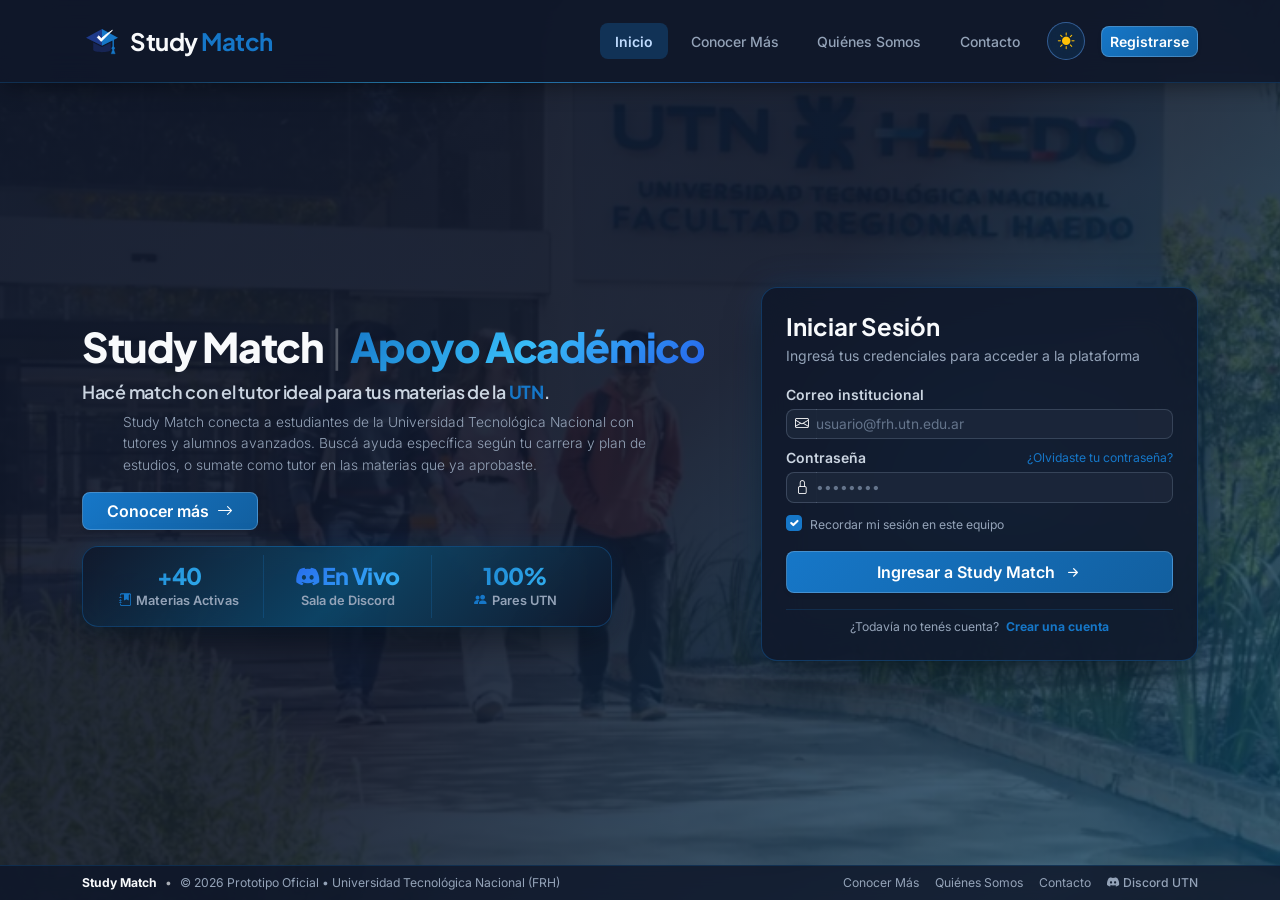
<file: index.html>
<!doctype html>
<html lang="es" data-bs-theme="dark">
  <head>
    <meta charset="UTF-8" />
    <meta name="viewport" content="width=device-width, initial-scale=1.0" />
    <title>Study Match - UTN</title>
    <!-- Script de sincronización inmediata para evitar parpadeos de tema -->
    <script>
      (function() {
        var t = localStorage.getItem('study_match_theme') || 'dark';
        document.documentElement.setAttribute('data-bs-theme', t);
      })();
    </script>
    <!-- Google Fonts: Plus Jakarta Sans (Headings) & Inter (UI/Body) -->
    <link rel="preconnect" href="https://fonts.googleapis.com">
    <link rel="preconnect" href="https://fonts.gstatic.com" crossorigin>
    <link href="https://fonts.googleapis.com/css2?family=Inter:wght@400;500;600;700&family=Plus+Jakarta+Sans:wght@500;600;700;800;900&display=swap" rel="stylesheet">

    <!-- Bootstrap 5.3 CSS (CDN Oficial) -->
    <link href="https://cdn.jsdelivr.net/npm/bootstrap@5.3.3/dist/css/bootstrap.min.css" rel="stylesheet">

    <!-- Bootstrap Icons -->
    <link rel="stylesheet" href="https://cdn.jsdelivr.net/npm/bootstrap-icons@1.11.3/font/bootstrap-icons.min.css">

    <!-- Estilos Personalizados Study Match -->
    <link rel="stylesheet" href="css/global.css">
    <link rel="stylesheet" href="css/forms.css">
    <link rel="stylesheet" href="css/home.css">
  </head>
  <body class="page-home d-flex flex-column min-vh-100 justify-content-between">

  <!-- NAVBAR CON ESTILO GLASSMORPHISM -->
  <header class="header-nav">
    <nav class="navbar navbar-expand-lg navbar-glass py-3">
      <div class="container-xl">
        <!-- Logo Study Match -->
        <a class="navbar-brand d-flex align-items-center gap-2 text-decoration-none" href="index.html">
          <svg class="logo-svg" width="40" height="40" viewBox="0 0 100 100" fill="none" xmlns="http://www.w3.org/2000/svg">
            <!-- Base inferior del gorro (Azul UTN) -->
            <path d="M28 54 V72 C28 80 72 80 72 72 V54 L50 65 Z" fill="#172554"/>
            <!-- Mitad izquierda del birrete (Azul oscuro) -->
            <polygon points="50,20 10,42 50,62" fill="#1e3a8a"/>
            <!-- Mitad derecha del birrete (Violeta de marca) -->
            <polygon points="50,20 90,42 50,62" class="logo-birrete-derecha" />
            <!-- Borla colgante derecha (Violeta de marca) -->
            <line x1="78" y1="48" x2="78" y2="70" stroke="#1677c8" stroke-width="3.5" stroke-linecap="round" class="logo-borla" />
            <circle cx="78" cy="68" r="3.5" class="logo-borla" />
            <polygon points="78,68 73,82 83,82" class="logo-borla" />
            <!-- Tilde blanca de OK / Match integrada -->
            <path d="M38 41 L48 51 L76 23 L60 34 L48 44 L42 37 Z" fill="#ffffff" stroke="#ffffff" stroke-linejoin="round" stroke-width="2"/>
          </svg>
          <span class="brand-title fw-bold fs-4 text-dark lh-1 mb-0">
            Study <span class="text-primary">Match</span>
          </span>
        </a>

        <!-- Botón Hamburguesa para Mobile -->
        <button class="navbar-toggler border-0 shadow-none" type="button" data-bs-toggle="collapse" data-bs-target="#navbarContent" aria-controls="navbarContent" aria-expanded="false" aria-label="Abrir navegación">
          <span class="navbar-toggler-icon"></span>
        </button>

        <!-- Enlaces de Navegación -->
        <div class="collapse navbar-collapse" id="navbarContent">
          <ul class="navbar-nav ms-auto align-items-lg-center gap-1 gap-lg-2 mt-2 mt-lg-0 fw-medium small">
            <li class="nav-item">
              <a class="nav-link active text-primary fw-semibold" aria-current="page" href="index.html">Inicio</a>
            </li>
            <li class="nav-item">
              <a class="nav-link text-secondary" href="conoce.html">Conocer Más</a>
            </li>
            <li class="nav-item">
              <a class="nav-link text-secondary" href="quienessomos.html">Quiénes Somos</a>
            </li>
            <li class="nav-item">
              <a class="nav-link text-secondary" href="contacto.html">Contacto</a>
            </li>
            <li class="nav-item ms-lg-1">
              <button class="btn btn-outline-brand btn-sm p-1.5 px-2.5 rounded-pill theme-toggle-btn d-inline-flex align-items-center gap-1.5" type="button" aria-label="Cambiar tema claro/oscuro" title="Cambiar tema">
                <i class="theme-icon bi bi-sun-fill text-warning"></i>
                <span class="d-lg-none small">Modo Claro/Oscuro</span>
              </button>
            </li>
            <li class="nav-item ms-lg-2">
              <a class="btn btn-primary btn-sm px-3.5 py-1.5 rounded-3 fw-semibold shadow-sm" href="registro.html">
                Registrarse
              </a>
            </li>
          </ul>
        </div>
      </div>
    </nav>
  </header>

  <!-- HERO SECTION PRINCIPAL (AJUSTADO A UNA SOLA PÁGINA) -->
  <main class="hero-wrapper flex-grow-1 d-flex align-items-center py-2 py-lg-3">
    <div class="container-xl">
      <div class="row align-items-center g-4 g-xl-5">

        <!-- COLUMNA IZQUIERDA: Información principal, Título y Métricas -->
        <div class="col-lg-7 text-center text-lg-start">
          

      
          <!-- 2. H1 Principal: El nombre de la plataforma y su rol -->
          <h1 class="hero-title fw-extrabold text-dark mb-2 lh-sm">
            Study Match <span class="hero-sep text-muted fw-light">|</span> <span class="text-gradient">Apoyo Académico</span>
          </h1>

          <!-- 3. H2 con la frase principal atractiva -->
          <h2 class="hero-subtitle mb-2">
            Hacé match con el tutor ideal para tus materias de la <span class="text-primary fw-bold">UTN</span>.
          </h2>

          <!-- 4. Párrafo descriptivo -->
          <p class="hero-description text-secondary mb-3 lead">
            Study Match conecta a estudiantes de la Universidad Tecnológica Nacional con tutores y alumnos avanzados. Buscá ayuda específica según tu carrera y plan de estudios, o sumate como tutor en las materias que ya aprobaste.
          </p>

          <!-- 5. Botón Conocer Más  -->
          <div class="d-flex flex-wrap align-items-center justify-content-center justify-content-lg-start gap-3 mb-3">
            <a href="conoce.html" class="btn btn-primary px-4 py-2.5 rounded-3 fw-semibold shadow-sm d-inline-flex align-items-center gap-2">
              <span>Conocer más</span>
              <i class="bi bi-arrow-right"></i>
            </a>

       
          </div>

          <!-- 6. Barra de Métricas: Materias Activas, Sala de Discord, 100% Pares UTN -->
          <div class="stats-card py-2 px-3 rounded-4">
            <div class="row text-center g-2 align-items-center justify-content-center">
              
              <!-- Métrica 1: Materias Activas -->
              <div class="col-4 stat-item">
                <div class="stat-number">+40</div>
                <div class="stat-label">
                  <i class="bi bi-journal-bookmark-fill text-primary"></i>
                  <span>Materias Activas</span>
                </div>
              </div>

              <!-- Métrica 2: Sala de Discord con logo oficial -->
              <div class="col-4 stat-item border-start-item">
                <div class="stat-number stat-discord">
                  <i class="bi bi-discord me-1"></i>En Vivo
                </div>
                <div class="stat-label">
                  <span>Sala de Discord</span>
                </div>
              </div>

              <!-- Métrica 3: 100% Pares UTN -->
              <div class="col-4 stat-item border-start-item">
                <div class="stat-number">100%</div>
                <div class="stat-label">
                  <i class="bi bi-people-fill text-primary"></i>
                  <span>Pares UTN</span>
                </div>
              </div>

            </div>
          </div>

        </div>

        <!-- COLUMNA DERECHA: FORMULARIO DE INICIAR SESIÓN (CON BADGES FLOTANTES) -->
        <div class="col-lg-5">
          <div class="auth-card-container position-relative">
            <!-- Glow ambiental decorativo -->
            <div class="hero-glow-blob"></div>

            <!-- Tarjeta Glassmorphic de Iniciar Sesión -->
            <div class="auth-card rounded-4 p-3 p-xl-4 shadow-lg position-relative">
              
              <!-- Encabezado del Formulario con H2 -->
              <div class="mb-3 text-start">
              
                <h2 class="h4 fw-bold text-dark mb-1">Iniciar Sesión</h2>
                <p class="text-secondary small mb-0">Ingresá tus credenciales para acceder a la plataforma</p>
              </div>

              <!-- Formulario de Login Directo -->
              <div id="loginFeedback"></div>
              <form action="login.php" method="POST">
                <!-- Campo: Correo o Legajo -->
                <div class="mb-2 text-start">
                  <label for="loginEmail" class="form-label small fw-semibold text-secondary mb-1">Correo institucional</label>
                  <div class="input-group input-group-sm">
                    <span class="input-group-text bg-white border-end-0 text-muted"><i class="bi bi-envelope"></i></span>
                    <input type="email" class="form-control border-start-0 ps-0" id="loginEmail" name="email" placeholder="usuario@frh.utn.edu.ar" required autocomplete="email">
                  </div>
                </div>

                <!-- Campo: Contraseña -->
                <div class="mb-2 text-start">
                  <div class="d-flex justify-content-between align-items-center mb-1">
                    <label for="loginPassword" class="form-label small fw-semibold text-secondary mb-0">Contraseña</label>
                    <a href="recuperar.html" class="auth-link text-xs text-primary text-decoration-none">¿Olvidaste tu contraseña?</a>
                  </div>
                  <div class="input-group input-group-sm">
                    <span class="input-group-text bg-white border-end-0 text-muted"><i class="bi bi-lock"></i></span>
                    <input type="password" class="form-control border-start-0 ps-0" id="loginPassword" name="password" placeholder="••••••••" required autocomplete="current-password">
                  </div>
                </div>

                <!-- Checkbox Recordarme -->
                <div class="form-check text-start mb-3">
                  <input class="form-check-input" type="checkbox" id="rememberMe" name="remember" checked>
                  <label class="form-check-label text-secondary text-xs" for="rememberMe">
                    Recordar mi sesión en este equipo
                  </label>
                </div>

                <!-- Botón de Envío -->
                <button type="submit" class="btn btn-primary w-100 py-2 rounded-3 fw-semibold shadow-sm d-flex align-items-center justify-content-center gap-2">
                  <span>Ingresar a Study Match</span>
                  <i class="bi bi-arrow-right-short fs-5 lh-1"></i>
                </button>
              </form>

              <!-- Pie de la Tarjeta: Enlace a Registro -->
              <div class="mt-3 text-center text-xs text-secondary border-top pt-2">
                ¿Todavía no tenés cuenta? 
                <a href="registro.html" class="text-primary fw-bold text-decoration-none ms-1">
                  Crear una cuenta
                </a>
              </div>

            </div>
          
          </div>
        </div>

      </div>
    </div>
  </main>

  <!-- FOOTER CON COPYRIGHT 2026 STUDY MATCH -->
  <footer class="app-footer py-2 border-top">
    <div class="container-xl d-flex flex-column flex-md-row justify-content-between align-items-center gap-2 text-secondary text-xs">
      <div class="d-flex align-items-center gap-2">
        <span class="fw-bold text-dark">Study Match</span>
        <span class="text-muted">•</span>
        <span>© 2026 Prototipo Oficial • Universidad Tecnológica Nacional (FRH)</span>
      </div>
      <div class="d-flex align-items-center gap-3">
        <a href="conoce.html" class="footer-link text-decoration-none text-secondary">Conocer Más</a>
        <a href="quienessomos.html" class="footer-link text-decoration-none text-secondary">Quiénes Somos</a>
        <a href="contacto.html" class="footer-link text-decoration-none text-secondary">Contacto</a>
        <a href="https://discord.com" target="_blank" rel="noopener noreferrer" class="footer-link text-decoration-none text-primary fw-medium d-inline-flex align-items-center gap-1">
          <i class="bi bi-discord"></i> Discord UTN
        </a>
      </div>
    </div>
  </footer>

  <!-- Bootstrap 5.3 JS Bundle -->
  <script src="https://cdn.jsdelivr.net/npm/bootstrap@5.3.3/dist/js/bootstrap.bundle.min.js"></script>
  <!-- Script Principal y Selector de Tema (Modo Tradicional) -->
  <script src="js/main.js"></script>
</body>
</html>
</file>
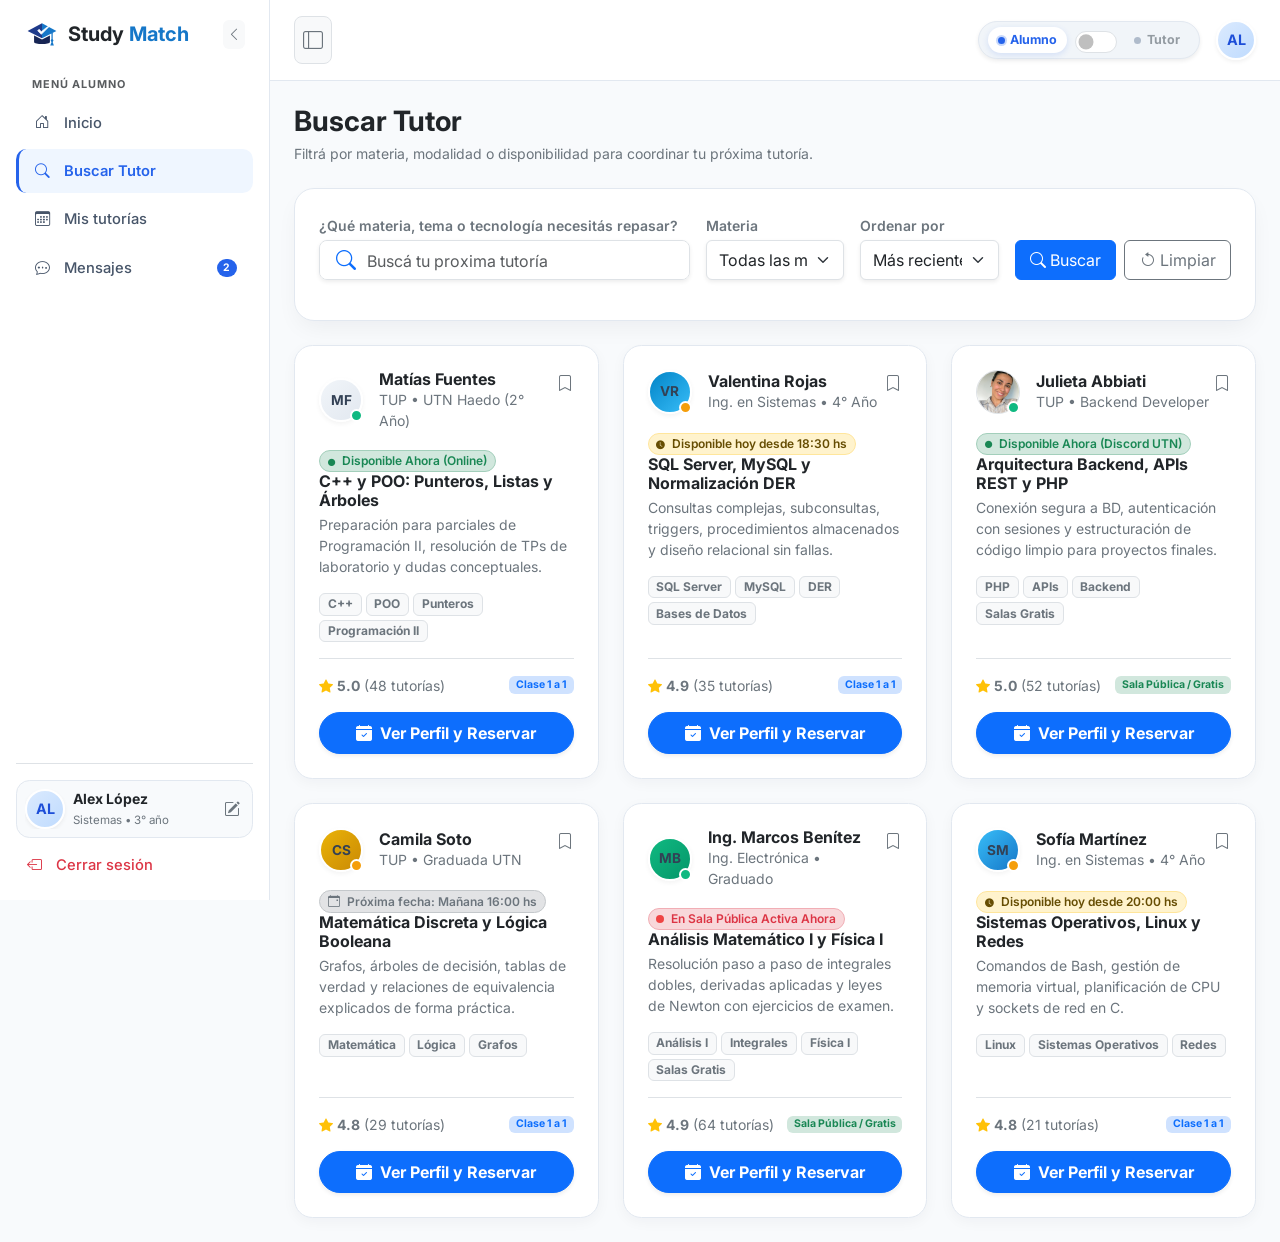
<file: buscar-tutor.html>
<!DOCTYPE html>
<html lang="es">
<head>
  <meta charset="UTF-8">
  <meta name="viewport" content="width=device-width, initial-scale=1.0">
  <title>Study Match - Buscar Tutor</title>

  <!-- Google Fonts: Inter -->
  <link rel="preconnect" href="https://fonts.googleapis.com">
  <link rel="preconnect" href="https://fonts.gstatic.com" crossorigin>
  <link href="https://fonts.googleapis.com/css2?family=Inter:wght@400;500;600;700;800&display=swap" rel="stylesheet">

  <!-- Bootstrap 5.3 CSS -->
  <link href="https://cdn.jsdelivr.net/npm/bootstrap@5.3.3/dist/css/bootstrap.min.css" rel="stylesheet">
  <!-- Bootstrap Icons -->
  <link rel="stylesheet" href="https://cdn.jsdelivr.net/npm/bootstrap-icons@1.11.3/font/bootstrap-icons.min.css">
  <!-- Estilos del Dashboard y Perfil -->
  <link rel="stylesheet" href="css/dashboard.css?v=20261026_4">
</head>
<body class="dashboard-body" data-role="alumno">

  <!-- ==========================================================================
       SIDEBAR LATERAL IZQUIERDA (MODO ALUMNO - 100% FIJO)
       ========================================================================== -->
  <aside id="mainSidebar" class="sidebar d-flex flex-column justify-content-between p-3">
    <div>
      <!-- Header con Logo Study Match y Botón de Colapso -->
      <div class="d-flex align-items-center justify-content-between mb-4 px-2 logo-container">
        <a href="dashboard.html" class="d-flex align-items-center gap-2 text-decoration-none overflow-hidden">
          <svg class="logo-svg flex-shrink-0" width="36" height="36" viewBox="0 0 100 100" fill="none" xmlns="http://www.w3.org/2000/svg">
            <path d="M28 54 V72 C28 80 72 80 72 72 V54 L50 65 Z" fill="#172554"/>
            <polygon points="50,20 10,42 50,62" fill="#1e3a8a"/>
            <polygon points="50,20 90,42 50,62" fill="#1677c8"/>
            <line x1="78" y1="48" x2="78" y2="70" stroke="#1677c8" stroke-width="3.5" stroke-linecap="round"/>
            <circle cx="78" cy="68" r="3.5" fill="#1677c8"/>
            <polygon points="78,68 73,82 83,82" fill="#1677c8"/>
            <path d="M38 41 L48 51 L76 23 L60 34 L48 44 L42 37 Z" fill="#ffffff" stroke="#ffffff" stroke-linejoin="round" stroke-width="2"/>
          </svg>
          <span class="fw-bold fs-5 text-dark logo-text">Study <span style="color: var(--brand-blue);">Match</span></span>
        </a>

        <!-- Botón para contraer sidebar -->
        <button id="btnCollapseSidebar" class="btn btn-sm btn-light border-0 text-secondary p-1 rounded-2 sidebar-hide-collapsed" title="Contraer menú lateral">
          <i class="bi bi-chevron-left"></i>
        </button>
      </div>

      <!-- Menú de Navegación: MODO ALUMNO -->
      <nav class="d-flex flex-column gap-1">
        <div class="px-3 pb-1 text-uppercase small text-muted fw-bold sidebar-text" style="font-size: 0.68rem; letter-spacing: 0.08em;">
          Menú Alumno
        </div>
        <a href="dashboard.html" class="sidebar-link" title="Inicio / Novedades">
          <i class="bi bi-house-door"></i>
          <span class="sidebar-text">Inicio</span>
        </a>
        <a href="buscar-tutor.html" class="sidebar-link active" title="Buscar Tutor">
          <i class="bi bi-search"></i>
          <span class="sidebar-text">Buscar Tutor</span>
        </a>
        <a href="#" class="sidebar-link" title="Mis tutorías">
          <i class="bi bi-calendar3"></i>
          <span class="sidebar-text">Mis tutorías</span>
        </a>
        <a href="#" class="sidebar-link" title="Mensajes">
          <i class="bi bi-chat-dots"></i>
          <span class="sidebar-text">Mensajes</span>
          <span class="badge rounded-pill ms-auto sidebar-text badge-role-counter" style="font-size: 0.65rem;">2</span>
        </a>
      </nav>
    </div>

    <!-- Usuario abajo en el Sidebar -->
    <div class="border-top pt-3 mt-auto">
      <div class="user-sidebar-card p-2 d-flex align-items-center justify-content-between mb-2" 
           data-bs-toggle="modal" data-bs-target="#modalEditarPerfil" title="Haz clic para editar tu perfil">
        <div class="d-flex align-items-center gap-2 overflow-hidden">
          <div class="avatar-user-display userAvatarSlot">
            AL
          </div>
          <div class="sidebar-text text-truncate lh-sm">
            <span class="d-block fw-bold text-dark small text-truncate userNameSlot">Alex López</span>
            <span class="text-secondary userCareerSlot" style="font-size: 0.72rem;">Sistemas • 3° año</span>
          </div>
        </div>
        <i class="bi bi-pencil-square text-secondary sidebar-text fs-6 me-1" title="Editar"></i>
      </div>

      <a href="index.html" class="sidebar-link text-danger p-2" title="Cerrar sesión">
        <i class="bi bi-box-arrow-left"></i>
        <span class="sidebar-text">Cerrar sesión</span>
      </a>
    </div>
  </aside>

  <!-- ==========================================================================
       CONTENIDO PRINCIPAL: BÚSQUEDA HÍBRIDA DE TUTORES
       ========================================================================== -->
  <div class="dashboard-main-wrapper">

    <!-- TOPBAR -->
    <header class="topbar-header px-4 py-3 sticky-top">
      <div class="d-flex align-items-center justify-content-between gap-3">
        
        <!-- Toggle de Sidebar -->
        <div class="d-flex align-items-center gap-2">
          <button id="btnToggleSidebar" class="btn btn-light border text-secondary p-2 rounded-3" title="Expandir/Contraer menú lateral">
            <i class="bi bi-layout-sidebar fs-5"></i>
          </button>
        </div>

        <!-- Switch Rol Dual + Perfil -->
        <div class="d-flex align-items-center gap-3">
          <div class="role-switch-container d-flex align-items-center gap-1 shadow-sm">
            <span id="label-alumno" class="role-badge-btn" title="Actualmente en Modo Alumno">
              <span class="role-dot"></span>
              <span>Alumno</span>
            </span>
            <div class="form-check form-switch m-0 p-0 d-flex align-items-center mx-1">
              <input class="form-check-input ms-0" type="checkbox" id="switchRol" onchange="irAModoTutor()" title="Cambiar a Modo Tutor">
            </div>
            <span id="label-tutor" class="role-badge-btn text-secondary" onclick="irAModoTutor()" title="Pasar a Modo Tutor">
              <span class="role-dot"></span>
              <span>Tutor</span>
            </span>
          </div>
          <div class="avatar-user-display userAvatarSlot" data-bs-toggle="modal" data-bs-target="#modalEditarPerfil" style="cursor: pointer;">
            AL
          </div>
        </div>
      </div>
    </header>

    <!-- CUERPO DE LA VISTA: BÚSQUEDA HÍBRIDA -->
    <main class="p-3 p-md-4 flex-grow-1 view-fade">
      <!-- Encabezado de la página -->
      <div class="d-flex justify-content-between align-items-end mb-4 flex-wrap gap-2">
        <div>
          <h1 class="h3 fw-bold text-dark mb-1">Buscar Tutor</h1>
          <p class="text-secondary small mb-0">Filtrá por materia, modalidad o disponibilidad para coordinar tu próxima tutoría.</p>
        </div>
      </div>
      <!-- ======================================================================
           PANEL DE BÚSQUEDA HÍBRIDO (Input Libre + Select + Píldoras Interactivas)
           ====================================================================== -->
      <div class="search-hybrid-card p-4 p-md-4 mb-4">
        
        <!-- Fila Superior: Barra de Búsqueda Libre + Select Desplegable -->
        <div class="row g-3 mb-3">
          <!-- Input Grande y Cómodo de Texto Libre -->
          <div class="col-lg-5">
            <label for="inputBusquedaTutor" class="form-label small fw-semibold text-secondary mb-1">
              ¿Qué materia, tema o tecnología necesitás repasar?
            </label>
            <div class="input-group shadow-sm rounded-3 overflow-hidden border">
              <span class="input-group-text bg-white border-0 text-primary ps-3 pe-2">
                <i class="bi bi-search fs-5"></i>
              </span>
              <input type="text" id="inputBusquedaTutor" class="form-control border-0 ps-1" 
                     placeholder="Buscá tu proxima tutoría"
                     aria-label="Buscar tutor">
            </div>
          </div>
          <div class="col-sm-6 col-lg-2">
            <label for="selectCategoriaMateria" class="form-label small fw-semibold text-secondary mb-1">Materia</label>
            <select id="selectCategoriaMateria" class="form-select shadow-sm">
              <option value="todas">Todas las materias</option>
              <option value="programacion">Programación</option>
              <option value="bbdd">Bases de Datos</option>
              <option value="matematica">Matemática</option>
              <option value="sistemas">Sistemas</option>
            </select>
          </div>
          <div class="col-sm-6 col-lg-2">
            <label for="selectOrdenTutorias" class="form-label small fw-semibold text-secondary mb-1">Ordenar por</label>
            <select id="selectOrdenTutorias" class="form-select shadow-sm">
              <option value="reciente">Más reciente</option>
              <option value="antiguo">Más antiguo</option>
            </select>
          </div>
          <div class="col-12 col-lg-3 d-flex align-items-end gap-2">
            <button type="button" id="btnBuscarTutor" class="btn btn-primary flex-grow-1">
              <i class="bi bi-search me-1" aria-hidden="true"></i>Buscar
            </button>
            <button type="button" id="btnLimpiarFiltros" class="btn btn-outline-secondary flex-grow-1">
              <i class="bi bi-arrow-counterclockwise me-1" aria-hidden="true"></i>Limpiar
            </button>
          </div>
        </div>
      </div>

      <!-- ======================================================================
           GRILLA DE RESULTADOS DE TUTORES (Diseño de Tarjetas Enriquecidas)
           ====================================================================== -->
      <div class="row g-4" id="gridResultadosTutores">
        
        <!-- Tutor 1: Matías Fuentes -->
        <div class="col-md-6 col-xl-4 tutor-card-item" data-cat="programacion" data-modalidad="particular" data-status="online">
          <div class="tutor-result-card p-4 h-100 d-flex flex-column justify-content-between">
            <div>
              <!-- Header de Tarjeta: Avatar con Indicador + Nombre + Guardar -->
              <div class="d-flex justify-content-between align-items-start mb-3">
                <div class="d-flex align-items-center gap-3">
                  <div class="avatar-with-status">
                    <div class="avatar-circle">MF</div>
                    <span class="status-online-dot" title="En línea ahora"></span>
                  </div>
                  <div>
                    <h6 class="fw-bold mb-0 text-dark">Matías Fuentes</h6>
                    <small class="text-secondary d-block">TUP • UTN Haedo (2° Año)</small>
                  </div>
                </div>
                <button class="btn btn-link text-secondary p-0 shadow-none" title="Guardar tutor"><i class="bi bi-bookmark"></i></button>
              </div>

              <!-- Estado de Disponibilidad Actual -->
              <div class="mb-2.5">
                <span class="badge bg-success-subtle text-success border border-success-subtle rounded-pill px-2.5 py-1 small fw-semibold">
                  <i class="bi bi-circle-fill me-1" style="font-size: 0.45rem;"></i> Disponible Ahora (Online)
                </span>
              </div>

              <!-- Especialidad y Materias -->
              <h6 class="fw-bold text-dark mb-1">C++ y POO: Punteros, Listas y Árboles</h6>
              <p class="text-secondary small mb-3">
                Preparación para parciales de Programación II, resolución de TPs de laboratorio y dudas conceptuales.
              </p>

              <!-- Tags de materias / tecnologías -->
              <div class="d-flex flex-wrap gap-1 mb-3">
                <span class="badge bg-light text-secondary border">C++</span>
                <span class="badge bg-light text-secondary border">POO</span>
                <span class="badge bg-light text-secondary border">Punteros</span>
                <span class="badge bg-light text-secondary border">Programación II</span>
              </div>
            </div>

            <!-- Footer con Calificación, Modalidad y Botón de Reserva -->
            <div class="pt-3 border-top">
              <div class="d-flex justify-content-between align-items-center mb-3 text-secondary small">
                <span><i class="bi bi-star-fill text-warning me-1"></i><strong>5.0</strong> (48 tutorías)</span>
                <span class="badge bg-primary-subtle text-primary">Clase 1 a 1</span>
              </div>
              <button class="btn btn-primary w-100 rounded-pill fw-bold py-2 shadow-sm d-flex align-items-center justify-content-center gap-2"
                      onclick="reservarTutor('Matías Fuentes', 'Programación II')">
                <i class="bi bi-calendar-check-fill"></i> Ver Perfil y Reservar
              </button>
            </div>
          </div>
        </div>

        <!-- Tutor 2: Valentina Rojas -->
        <div class="col-md-6 col-xl-4 tutor-card-item" data-cat="bbdd" data-modalidad="particular" data-status="away">
          <div class="tutor-result-card p-4 h-100 d-flex flex-column justify-content-between">
            <div>
              <div class="d-flex justify-content-between align-items-start mb-3">
                <div class="d-flex align-items-center gap-3">
                  <div class="avatar-with-status">
                    <div class="avatar-circle" style="background: linear-gradient(135deg, #0284c7, #38bdf8);">VR</div>
                    <span class="status-away-dot" title="Disponible más tarde"></span>
                  </div>
                  <div>
                    <h6 class="fw-bold mb-0 text-dark">Valentina Rojas</h6>
                    <small class="text-secondary d-block">Ing. en Sistemas • 4° Año</small>
                  </div>
                </div>
                <button class="btn btn-link text-secondary p-0 shadow-none"><i class="bi bi-bookmark"></i></button>
              </div>

              <div class="mb-2.5">
                <span class="badge bg-warning-subtle text-warning-emphasis border border-warning-subtle rounded-pill px-2.5 py-1 small fw-semibold">
                  <i class="bi bi-clock-fill me-1" style="font-size: 0.55rem;"></i> Disponible hoy desde 18:30 hs
                </span>
              </div>

              <h6 class="fw-bold text-dark mb-1">SQL Server, MySQL y Normalización DER</h6>
              <p class="text-secondary small mb-3">
                Consultas complejas, subconsultas, triggers, procedimientos almacenados y diseño relacional sin fallas.
              </p>

              <div class="d-flex flex-wrap gap-1 mb-3">
                <span class="badge bg-light text-secondary border">SQL Server</span>
                <span class="badge bg-light text-secondary border">MySQL</span>
                <span class="badge bg-light text-secondary border">DER</span>
                <span class="badge bg-light text-secondary border">Bases de Datos</span>
              </div>
            </div>

            <div class="pt-3 border-top">
              <div class="d-flex justify-content-between align-items-center mb-3 text-secondary small">
                <span><i class="bi bi-star-fill text-warning me-1"></i><strong>4.9</strong> (35 tutorías)</span>
                <span class="badge bg-primary-subtle text-primary">Clase 1 a 1</span>
              </div>
              <button class="btn btn-primary w-100 rounded-pill fw-bold py-2 shadow-sm d-flex align-items-center justify-content-center gap-2"
                      onclick="reservarTutor('Valentina Rojas', 'Bases de Datos')">
                <i class="bi bi-calendar-check-fill"></i> Ver Perfil y Reservar
              </button>
            </div>
          </div>
        </div>

        <!-- Tutor 3: Julieta Abbiati -->
        <div class="col-md-6 col-xl-4 tutor-card-item" data-cat="programacion" data-modalidad="gratis" data-status="online">
          <div class="tutor-result-card p-4 h-100 d-flex flex-column justify-content-between">
            <div>
              <div class="d-flex justify-content-between align-items-start mb-3">
                <div class="d-flex align-items-center gap-3">
                  <div class="avatar-with-status">
                    <img src="img/juli.jpeg" alt="Julieta Abbiati" class="rounded-circle border" style="width: 44px; height: 44px; object-fit: cover;">
                    <span class="status-online-dot" title="En línea ahora"></span>
                  </div>
                  <div>
                    <h6 class="fw-bold mb-0 text-dark">Julieta Abbiati</h6>
                    <small class="text-secondary d-block">TUP • Backend Developer</small>
                  </div>
                </div>
                <button class="btn btn-link text-secondary p-0 shadow-none"><i class="bi bi-bookmark"></i></button>
              </div>

              <div class="mb-2.5">
                <span class="badge bg-success-subtle text-success border border-success-subtle rounded-pill px-2.5 py-1 small fw-semibold">
                  <i class="bi bi-circle-fill me-1" style="font-size: 0.45rem;"></i> Disponible Ahora (Discord UTN)
                </span>
              </div>

              <h6 class="fw-bold text-dark mb-1">Arquitectura Backend, APIs REST y PHP</h6>
              <p class="text-secondary small mb-3">
                Conexión segura a BD, autenticación con sesiones y estructuración de código limpio para proyectos finales.
              </p>

              <div class="d-flex flex-wrap gap-1 mb-3">
                <span class="badge bg-light text-secondary border">PHP</span>
                <span class="badge bg-light text-secondary border">APIs</span>
                <span class="badge bg-light text-secondary border">Backend</span>
                <span class="badge bg-light text-secondary border">Salas Gratis</span>
              </div>
            </div>

            <div class="pt-3 border-top">
              <div class="d-flex justify-content-between align-items-center mb-3 text-secondary small">
                <span><i class="bi bi-star-fill text-warning me-1"></i><strong>5.0</strong> (52 tutorías)</span>
                <span class="badge bg-success-subtle text-success">Sala Pública / Gratis</span>
              </div>
              <button class="btn btn-primary w-100 rounded-pill fw-bold py-2 shadow-sm d-flex align-items-center justify-content-center gap-2"
                      onclick="reservarTutor('Julieta Abbiati', 'Desarrollo Web Backend')">
                <i class="bi bi-calendar-check-fill"></i> Ver Perfil y Reservar
              </button>
            </div>
          </div>
        </div>

        <!-- Tutor 4: Camila Soto -->
        <div class="col-md-6 col-xl-4 tutor-card-item" data-cat="matematica" data-modalidad="particular" data-status="away">
          <div class="tutor-result-card p-4 h-100 d-flex flex-column justify-content-between">
            <div>
              <div class="d-flex justify-content-between align-items-start mb-3">
                <div class="d-flex align-items-center gap-3">
                  <div class="avatar-with-status">
                    <div class="avatar-circle" style="background: linear-gradient(135deg, #eab308, #ca8a04);">CS</div>
                    <span class="status-away-dot" title="Próximamente"></span>
                  </div>
                  <div>
                    <h6 class="fw-bold mb-0 text-dark">Camila Soto</h6>
                    <small class="text-secondary d-block">TUP • Graduada UTN</small>
                  </div>
                </div>
                <button class="btn btn-link text-secondary p-0 shadow-none"><i class="bi bi-bookmark"></i></button>
              </div>

              <div class="mb-2.5">
                <span class="badge bg-secondary-subtle text-secondary border border-secondary-subtle rounded-pill px-2.5 py-1 small fw-semibold">
                  <i class="bi bi-calendar-event me-1"></i> Próxima fecha: Mañana 16:00 hs
                </span>
              </div>

              <h6 class="fw-bold text-dark mb-1">Matemática Discreta y Lógica Booleana</h6>
              <p class="text-secondary small mb-3">
                Grafos, árboles de decisión, tablas de verdad y relaciones de equivalencia explicados de forma práctica.
              </p>

              <div class="d-flex flex-wrap gap-1 mb-3">
                <span class="badge bg-light text-secondary border">Matemática</span>
                <span class="badge bg-light text-secondary border">Lógica</span>
                <span class="badge bg-light text-secondary border">Grafos</span>
              </div>
            </div>

            <div class="pt-3 border-top">
              <div class="d-flex justify-content-between align-items-center mb-3 text-secondary small">
                <span><i class="bi bi-star-fill text-warning me-1"></i><strong>4.8</strong> (29 tutorías)</span>
                <span class="badge bg-primary-subtle text-primary">Clase 1 a 1</span>
              </div>
              <button class="btn btn-primary w-100 rounded-pill fw-bold py-2 shadow-sm d-flex align-items-center justify-content-center gap-2"
                      onclick="reservarTutor('Camila Soto', 'Matemática Discreta')">
                <i class="bi bi-calendar-check-fill"></i> Ver Perfil y Reservar
              </button>
            </div>
          </div>
        </div>

        <!-- Tutor 5: Ing. Marcos Benítez -->
        <div class="col-md-6 col-xl-4 tutor-card-item" data-cat="matematica" data-modalidad="gratis" data-status="online">
          <div class="tutor-result-card p-4 h-100 d-flex flex-column justify-content-between">
            <div>
              <div class="d-flex justify-content-between align-items-start mb-3">
                <div class="d-flex align-items-center gap-3">
                  <div class="avatar-with-status">
                    <div class="avatar-circle" style="background: linear-gradient(135deg, #10b981, #059669);">MB</div>
                    <span class="status-online-dot" title="En vivo ahora"></span>
                  </div>
                  <div>
                    <h6 class="fw-bold mb-0 text-dark">Ing. Marcos Benítez</h6>
                    <small class="text-secondary d-block">Ing. Electrónica • Graduado</small>
                  </div>
                </div>
                <button class="btn btn-link text-secondary p-0 shadow-none"><i class="bi bi-bookmark"></i></button>
              </div>

              <div class="mb-2.5">
                <span class="badge bg-danger-subtle text-danger border border-danger-subtle rounded-pill px-2.5 py-1 small fw-semibold">
                  <span class="pulse-live-dot me-1"></span> En Sala Pública Activa Ahora
                </span>
              </div>

              <h6 class="fw-bold text-dark mb-1">Análisis Matemático I y Física I</h6>
              <p class="text-secondary small mb-3">
                Resolución paso a paso de integrales dobles, derivadas aplicadas y leyes de Newton con ejercicios de examen.
              </p>

              <div class="d-flex flex-wrap gap-1 mb-3">
                <span class="badge bg-light text-secondary border">Análisis I</span>
                <span class="badge bg-light text-secondary border">Integrales</span>
                <span class="badge bg-light text-secondary border">Física I</span>
                <span class="badge bg-light text-secondary border">Salas Gratis</span>
              </div>
            </div>

            <div class="pt-3 border-top">
              <div class="d-flex justify-content-between align-items-center mb-3 text-secondary small">
                <span><i class="bi bi-star-fill text-warning me-1"></i><strong>4.9</strong> (64 tutorías)</span>
                <span class="badge bg-success-subtle text-success">Sala Pública / Gratis</span>
              </div>
              <button class="btn btn-primary w-100 rounded-pill fw-bold py-2 shadow-sm d-flex align-items-center justify-content-center gap-2"
                      onclick="reservarTutor('Ing. Marcos Benítez', 'Análisis Matemático I')">
                <i class="bi bi-calendar-check-fill"></i> Ver Perfil y Reservar
              </button>
            </div>
          </div>
        </div>

        <!-- Tutor 6: Sofía Martínez -->
        <div class="col-md-6 col-xl-4 tutor-card-item" data-cat="sistemas" data-modalidad="particular" data-status="away">
          <div class="tutor-result-card p-4 h-100 d-flex flex-column justify-content-between">
            <div>
              <div class="d-flex justify-content-between align-items-start mb-3">
                <div class="d-flex align-items-center gap-3">
                  <div class="avatar-with-status">
                    <div class="avatar-circle" style="background: linear-gradient(135deg, #38bdf8, #1677c8);">SM</div>
                    <span class="status-away-dot" title="Disponible hoy"></span>
                  </div>
                  <div>
                    <h6 class="fw-bold mb-0 text-dark">Sofía Martínez</h6>
                    <small class="text-secondary d-block">Ing. en Sistemas • 4° Año</small>
                  </div>
                </div>
                <button class="btn btn-link text-secondary p-0 shadow-none"><i class="bi bi-bookmark"></i></button>
              </div>

              <div class="mb-2.5">
                <span class="badge bg-warning-subtle text-warning-emphasis border border-warning-subtle rounded-pill px-2.5 py-1 small fw-semibold">
                  <i class="bi bi-clock-fill me-1" style="font-size: 0.55rem;"></i> Disponible hoy desde 20:00 hs
                </span>
              </div>

              <h6 class="fw-bold text-dark mb-1">Sistemas Operativos, Linux y Redes</h6>
              <p class="text-secondary small mb-3">
                Comandos de Bash, gestión de memoria virtual, planificación de CPU y sockets de red en C.
              </p>

              <div class="d-flex flex-wrap gap-1 mb-3">
                <span class="badge bg-light text-secondary border">Linux</span>
                <span class="badge bg-light text-secondary border">Sistemas Operativos</span>
                <span class="badge bg-light text-secondary border">Redes</span>
              </div>
            </div>

            <div class="pt-3 border-top">
              <div class="d-flex justify-content-between align-items-center mb-3 text-secondary small">
                <span><i class="bi bi-star-fill text-warning me-1"></i><strong>4.8</strong> (21 tutorías)</span>
                <span class="badge bg-primary-subtle text-primary">Clase 1 a 1</span>
              </div>
              <button class="btn btn-primary w-100 rounded-pill fw-bold py-2 shadow-sm d-flex align-items-center justify-content-center gap-2"
                      onclick="reservarTutor('Sofía Martínez', 'Sistemas Operativos')">
                <i class="bi bi-calendar-check-fill"></i> Ver Perfil y Reservar
              </button>
            </div>
          </div>
        </div>

      </div>

      <!-- Estado Vacío (Empty State cuando ningún filtro coincide) -->
      <div id="noResultsState" class="text-center py-5 d-none">
        <div class="avatar-circle mx-auto mb-3 bg-light text-secondary fs-3" style="width: 64px; height: 64px;">
          <i class="bi bi-search"></i>
        </div>
        <h5 class="fw-bold text-dark">No se encontraron tutores con esos criterios</h5>
        <p class="text-secondary small mb-3">Probá cambiando el término de búsqueda o seleccionando "Todas las Categorías".</p>
        <button class="btn btn-outline-primary rounded-pill px-4 btn-sm" id="btnResetFilters">
          Restablecer Filtros
        </button>
      </div>

    </main>
  </div>

  <!-- TOAST DE NOTIFICACIÓN DE RESERVA -->
  <div class="toast-container position-fixed bottom-0 end-0 p-3" style="z-index: 1090;">
    <div id="toastReserva" class="toast align-items-center text-bg-primary border-0 rounded-4 shadow-lg" role="alert" aria-live="assertive" aria-atomic="true">
      <div class="d-flex">
        <div class="toast-body d-flex align-items-center gap-2">
          <i class="bi bi-check-circle-fill fs-5"></i>
          <span id="toastReservaMsg">¡Solicitud enviada correctamente!</span>
        </div>
        <button type="button" class="btn-close btn-close-white me-2 m-auto" data-bs-dismiss="toast" aria-label="Close"></button>
      </div>
    </div>
  </div>

  <!-- Bootstrap 5.3 JS Bundle -->
  <script src="https://cdn.jsdelivr.net/npm/bootstrap@5.3.3/dist/js/bootstrap.bundle.min.js"></script>

  <!-- Lógica de Búsqueda Híbrida y Filtrado Interactivo -->
  <script>
    document.addEventListener('DOMContentLoaded', function() {
      var searchInput = document.getElementById('inputBusquedaTutor');
      var selectCat = document.getElementById('selectCategoriaMateria');
      var selectOrden = document.getElementById('selectOrdenTutorias');
      var filterPills = document.querySelectorAll('.badge-filter-pill');
      var tutorCards = document.querySelectorAll('.tutor-card-item');
      var cardOrder = Array.prototype.slice.call(tutorCards);
      var noResults = document.getElementById('noResultsState');
      var totalCount = document.getElementById('totalTutoresCount');
      var btnBuscar = document.getElementById('btnBuscarTutor');
      var btnLimpiar = document.getElementById('btnLimpiarFiltros');
      var btnReset = document.getElementById('btnResetFilters');

      var currentFilter = 'todos';

      function applyFilters() {
        var query = searchInput.value.toLowerCase().trim();
        var selectedCat = selectCat.value;
        var visibleCount = 0;

        cardOrder.sort(function(a, b) {
          var indexA = tutorCardsIndex(a);
          var indexB = tutorCardsIndex(b);
          return selectOrden.value === 'antiguo' ? indexB - indexA : indexA - indexB;
        }).forEach(function(card) {
          card.parentNode.appendChild(card);
        });

        tutorCards.forEach(function(card) {
          var cardText = card.textContent.toLowerCase();
          var cardCat = card.getAttribute('data-cat');
          var cardModalidad = card.getAttribute('data-modalidad');
          var cardStatus = card.getAttribute('data-status');

          var matchesQuery = query === '' || cardText.indexOf(query) !== -1;
          var matchesCat = selectedCat === 'todas' || cardCat === selectedCat;
          
          var matchesPill = true;
          if (currentFilter === 'particular') {
            matchesPill = (cardModalidad === 'particular');
          } else if (currentFilter === 'gratis') {
            matchesPill = (cardModalidad === 'gratis');
          } else if (currentFilter === 'online') {
            matchesPill = (cardStatus === 'online');
          }

          if (matchesQuery && matchesCat && matchesPill) {
            card.classList.remove('d-none');
            visibleCount++;
          } else {
            card.classList.add('d-none');
          }
        });

        if (totalCount) {
          totalCount.textContent = visibleCount;
        }

        if (visibleCount === 0) {
          noResults.classList.remove('d-none');
        } else {
          noResults.classList.add('d-none');
        }
      }

      function tutorCardsIndex(card) {
        return Array.prototype.indexOf.call(tutorCards, card);
      }

      // Eventos de entrada
      searchInput.addEventListener('input', applyFilters);
      selectCat.addEventListener('change', applyFilters);
      selectOrden.addEventListener('change', applyFilters);

      // Píldoras de filtro
      filterPills.forEach(function(btn) {
        btn.addEventListener('click', function() {
          filterPills.forEach(function(b) { b.classList.remove('active'); });
          this.classList.add('active');
          currentFilter = this.getAttribute('data-filter');
          applyFilters();
        });
      });

      // Aplicar la búsqueda actual
      btnBuscar.addEventListener('click', applyFilters);

      // Limpiar la búsqueda y todos los filtros activos
      function resetFilters() {
        searchInput.value = '';
        selectCat.value = 'todas';
        selectOrden.value = 'reciente';
        filterPills.forEach(function(b) { b.classList.remove('active'); });
        var allPill = document.querySelector('.badge-filter-pill[data-filter="todos"]');
        if (allPill) allPill.classList.add('active');
        currentFilter = 'todos';
        applyFilters();
        searchInput.focus();
      }

      btnLimpiar.addEventListener('click', resetFilters);

      // Botón reset
      if (btnReset) {
        btnReset.addEventListener('click', function() {
          resetFilters();
        });
      }

      // Toggle Sidebar
      var btnToggle = document.getElementById('btnToggleSidebar');
      var btnCollapse = document.getElementById('btnCollapseSidebar');
      var sidebar = document.getElementById('mainSidebar');

      function toggleSidebar() {
        sidebar.classList.toggle('collapsed');
        var isCollapsed = sidebar.classList.contains('collapsed');
        document.body.classList.toggle('sidebar-is-collapsed', isCollapsed);
        localStorage.setItem('study-match-sidebar-collapsed', isCollapsed ? 'true' : 'false');
      }
      if (btnToggle) btnToggle.addEventListener('click', toggleSidebar);
      if (btnCollapse) btnCollapse.addEventListener('click', toggleSidebar);

      if (localStorage.getItem('study-match-sidebar-collapsed') === 'true') {
        sidebar.classList.add('collapsed');
        document.body.classList.add('sidebar-is-collapsed');
      }
    });

    function reservarTutor(nombre, materia) {
      var toastElem = document.getElementById('toastReserva');
      var toastMsg = document.getElementById('toastReservaMsg');
      if (toastElem && toastMsg) {
        toastMsg.innerHTML = '¡Abriendo agenda con <strong>' + nombre + '</strong> para <em>' + materia + '</em>!';
        var toast = new bootstrap.Toast(toastElem);
        toast.show();
      }
    }

    function irAModoTutor() {
      window.location.href = 'dashboard-tutor.html';
    }
  </script>
</body>
</html>
</file>
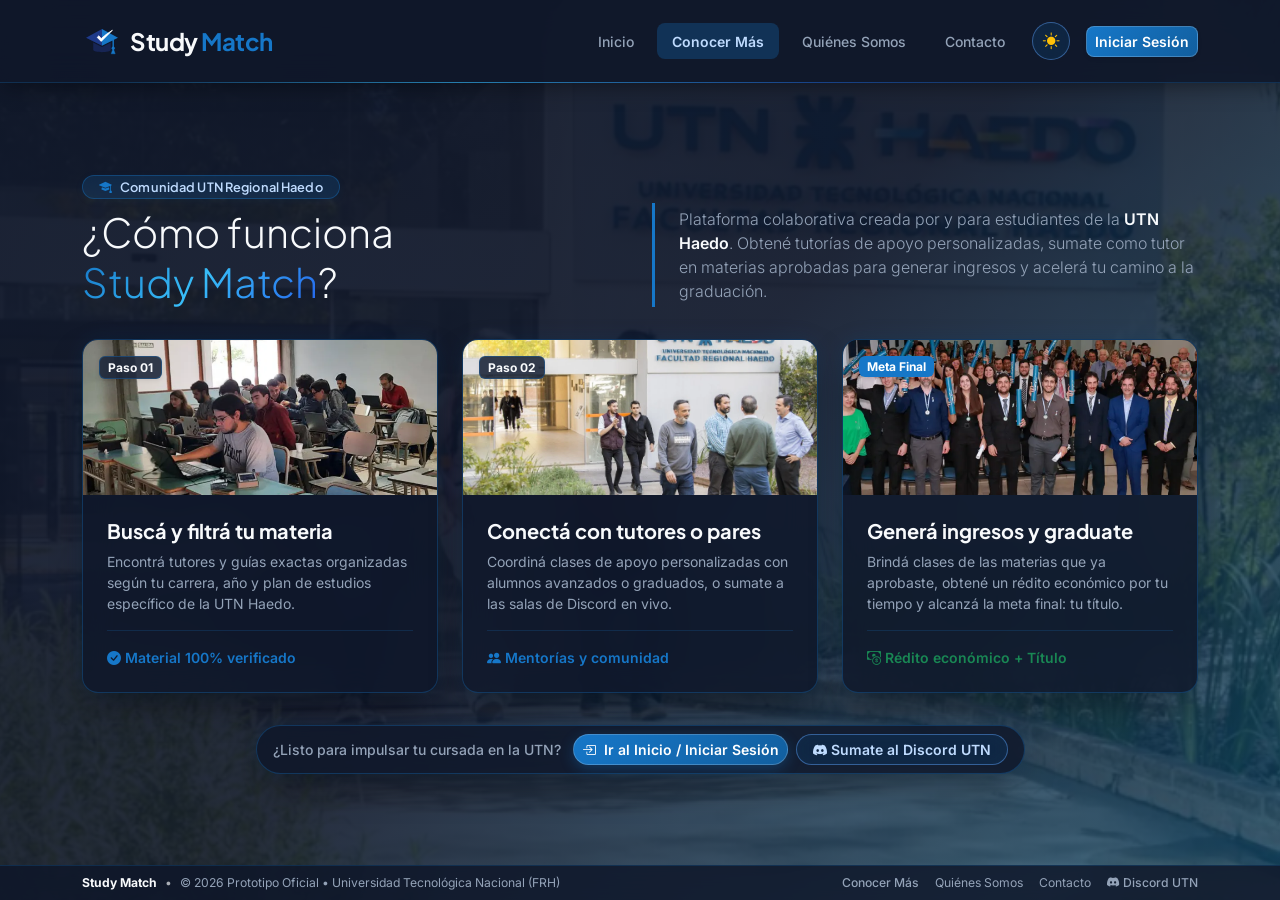
<file: conoce.html>
<!DOCTYPE html>
<html lang="es" data-bs-theme="dark">
<head>
    <meta charset="UTF-8">
    <meta name="viewport" content="width=device-width, initial-scale=1.0">
    <title>Study Match • ¿Cómo Funciona? Conocer Más</title>
    <meta name="description" content="Conocé cómo funciona Study Match: la plataforma colaborativa de tutorías y apoyo académico entre estudiantes y graduados de la UTN Haedo.">
    <!-- Script de sincronización inmediata para evitar parpadeos de tema -->
    <script>
      (function() {
        var t = localStorage.getItem('study_match_theme') || 'dark';
        document.documentElement.setAttribute('data-bs-theme', t);
      })();
    </script>
    <!-- Google Fonts: Plus Jakarta Sans (Headings) & Inter (UI/Body) -->
    <link rel="preconnect" href="https://fonts.googleapis.com">
    <link rel="preconnect" href="https://fonts.gstatic.com" crossorigin>
    <link href="https://fonts.googleapis.com/css2?family=Inter:wght@400;500;600;700&family=Plus+Jakarta+Sans:wght@500;600;700;800;900&display=swap" rel="stylesheet">

    <!-- Bootstrap 5.3 CSS (CDN Oficial) -->
    <link href="https://cdn.jsdelivr.net/npm/bootstrap@5.3.3/dist/css/bootstrap.min.css" rel="stylesheet">

    <!-- Bootstrap Icons -->
    <link rel="stylesheet" href="https://cdn.jsdelivr.net/npm/bootstrap-icons@1.11.3/font/bootstrap-icons.min.css">

    <!-- Estilos Personalizados Study Match -->
    <link rel="stylesheet" href="css/global.css">
    <link rel="stylesheet" href="css/conoce.css">
</head>
<body class="d-flex flex-column min-vh-100 justify-content-between">

    <!-- NAVBAR -->
    <header class="header-nav">
        <nav class="navbar navbar-expand-lg navbar-glass py-3">
          <div class="container-xl">
            <!-- Logo Study Match -->
            <a class="navbar-brand d-flex align-items-center gap-2 text-decoration-none" href="index.html">
              <svg class="logo-svg" width="40" height="40" viewBox="0 0 100 100" fill="none" xmlns="http://www.w3.org/2000/svg">
                <!-- Base inferior del gorro (Azul UTN) -->
                <path d="M28 54 V72 C28 80 72 80 72 72 V54 L50 65 Z" fill="#172554"/>
                <!-- Mitad izquierda del birrete (Azul oscuro) -->
                <polygon points="50,20 10,42 50,62" fill="#1e3a8a"/>
                <!-- Mitad derecha del birrete (Violeta de marca) -->
                <polygon points="50,20 90,42 50,62" class="logo-birrete-derecha" />
                <!-- Borla colgante derecha (Violeta de marca) -->
                <line x1="78" y1="48" x2="78" y2="70" stroke="#1677c8" stroke-width="3.5" stroke-linecap="round" class="logo-borla" />
                <circle cx="78" cy="68" r="3.5" class="logo-borla" />
                <polygon points="78,68 73,82 83,82" class="logo-borla" />
                <!-- Tilde blanca de OK / Match integrada -->
                <path d="M38 41 L48 51 L76 23 L60 34 L48 44 L42 37 Z" fill="#ffffff" stroke="#ffffff" stroke-linejoin="round" stroke-width="2"/>
              </svg>
              <span class="brand-title fw-bold fs-4 text-dark lh-1 mb-0">
                Study <span class="text-primary">Match</span>
              </span>
            </a>

            <!-- Botón Hamburguesa para Mobile -->
            <button class="navbar-toggler border-0 shadow-none" type="button" data-bs-toggle="collapse" data-bs-target="#navbarContent" aria-controls="navbarContent" aria-expanded="false" aria-label="Abrir navegación">
              <span class="navbar-toggler-icon"></span>
            </button>

            <!-- Enlaces de Navegación -->
            <div class="collapse navbar-collapse" id="navbarContent">
              <ul class="navbar-nav ms-auto align-items-lg-center gap-1 gap-lg-2 mt-2 mt-lg-0 fw-medium small">
                <li class="nav-item">
                  <a class="nav-link text-secondary" href="index.html">Inicio</a>
                </li>
                <li class="nav-item">
                  <a class="nav-link active text-primary fw-semibold" aria-current="page" href="conoce.html">Conocer Más</a>
                </li>
                <li class="nav-item">
                  <a class="nav-link text-secondary" href="quienessomos.html">Quiénes Somos</a>
                </li>
                <li class="nav-item">
                  <a class="nav-link text-secondary" href="contacto.html">Contacto</a>
                </li>
                <li class="nav-item ms-lg-1">
                  <button class="btn btn-outline-brand btn-sm p-1.5 px-2.5 rounded-pill theme-toggle-btn d-inline-flex align-items-center gap-1.5" type="button" aria-label="Cambiar tema claro/oscuro" title="Cambiar tema">
                    <i class="theme-icon bi bi-sun-fill text-warning"></i>
                    <span class="d-lg-none small">Modo Claro/Oscuro</span>
                  </button>
                </li>
                <li class="nav-item ms-lg-2">
                  <a class="btn btn-primary btn-sm px-3.5 py-1.5 rounded-3 fw-semibold shadow-sm" href="index.html">
                    Iniciar Sesión
                  </a>
                </li>
              </ul>
            </div>
          </div>
        </nav>
      </header>

    <main class="flex-grow-1 d-flex align-items-center">
       <!-- ==========================================================================
   Sección "¿Cuál es la funcionalidad de Study Match?" / Conocer Más
   ========================================================================== -->
<section class="py-4 py-lg-5 w-100 my-auto">
  <div class="container">
    
    <!-- Encabezado en 2 Columnas Asimétricas (Split Header) -->
    <div class="row align-items-end g-4 mb-4 pb-2">
      <!-- Columna Izquierda: Badge + Título de Alto Impacto -->
      <div class="col-lg-6">
        <div class="d-inline-flex mb-2">
          <span class="badge badge-utn px-3 py-1.5 rounded-pill d-inline-flex align-items-center gap-2">
            <i class="bi bi-mortarboard-fill text-primary"></i>
            <span>Comunidad UTN Regional Haedo</span>
          </span>
        </div>
        <h1 class="display-6 fw-extrabold text-dark mb-0 lh-sm">
          ¿Cómo funciona <span class="text-gradient">Study Match</span>?
        </h1>
      </div>

      <!-- Columna Derecha: Párrafo con Barra de Acento Violeta -->
      <div class="col-lg-6">
        <div class="border-start border-3 border-primary ps-3 ps-md-4 py-1">
          <p class="text-secondary mb-0 lead fs-6 lh-base" style="max-width: 540px;">
            Plataforma colaborativa creada por y para estudiantes de la <strong class="text-dark fw-semibold">UTN Haedo</strong>. Obtené tutorías de apoyo personalizadas, sumate como tutor en materias aprobadas para generar ingresos y acelerá tu camino a la graduación.
          </p>
        </div>
      </div>
    </div>

    <!-- Contenedor de Tarjetas con espacio para imágenes y pasos -->
    <div class="row g-4 align-items-stretch">
      
      <!-- TARJETA 1: Buscá y Filtrá -->
      <div class="col-md-4">
        <div class="card h-100 border-0 shadow-sm glass-card rounded-4 overflow-hidden d-flex flex-column">
          <!-- Contenedor para Imagen / Ilustración de la Tarjeta -->
          <div class="card-img-top bg-light position-relative overflow-hidden" style="height: 155px;">
            <img src="img/Aula_utn.png" alt="Buscá y filtrá materias UTN" class="w-100 h-100 object-fit-cover">
            <div class="position-absolute top-0 start-0 m-3 badge bg-white text-dark shadow-sm fw-bold">
              Paso 01
            </div>
          </div>
          <div class="card-body p-4 d-flex flex-column justify-content-between">
            <div>
              <h2 class="h5 fw-bold text-dark mb-2">Buscá y filtrá tu materia</h2>
              <p class="text-secondary small mb-0">
                Encontrá tutores y guías exactas organizadas según tu carrera, año y plan de estudios específico de la UTN Haedo.
              </p>
            </div>
            <div class="border-top pt-3 mt-3">
              <span class="text-primary fw-semibold small d-flex align-items-center gap-1">
                <i class="bi bi-check-circle-fill"></i> Material 100% verificado
              </span>
            </div>
          </div>
        </div>
      </div>

      <!-- TARJETA 2: Conectá y Aprendé -->
      <div class="col-md-4">
        <div class="card h-100 border-0 shadow-sm glass-card rounded-4 overflow-hidden d-flex flex-column">
          <!-- Contenedor para Imagen / Ilustración de la Tarjeta -->
          <div class="card-img-top bg-light position-relative overflow-hidden" style="height: 155px;">
            <img src="img/gente_utn.png" alt="Conectá con tutores y pares" class="w-100 h-100 object-fit-cover">
            <div class="position-absolute top-0 start-0 m-3 badge bg-white text-dark shadow-sm fw-bold">
              Paso 02
            </div>
          </div>
          <div class="card-body p-4 d-flex flex-column justify-content-between">
            <div>
              <h2 class="h5 fw-bold text-dark mb-2">Conectá con tutores o pares</h2>
              <p class="text-secondary small mb-0">
                Coordiná clases de apoyo personalizadas con alumnos avanzados o graduados, o sumate a las salas de Discord en vivo.
              </p>
            </div>
            <div class="border-top pt-3 mt-3">
              <span class="text-primary fw-semibold small d-flex align-items-center gap-1">
                <i class="bi bi-people-fill"></i> Mentorías y comunidad
              </span>
            </div>
          </div>
        </div>
      </div>

      <!-- TARJETA 3: Rédito Económico y Graduación -->
      <div class="col-md-4">
        <div class="card h-100 border-0 shadow-sm glass-card rounded-4 overflow-hidden d-flex flex-column">
          <!-- Contenedor para Imagen / Ilustración de la Tarjeta -->
          <div class="card-img-top bg-light position-relative overflow-hidden" style="height: 155px;">
            <img src="img/colacion_grado.png" alt="Obtené rédito económico y graduate" class="w-100 h-100 object-fit-cover">
            <div class="position-absolute top-0 start-0 m-3 badge bg-primary text-white shadow-sm fw-bold">
              Meta Final
            </div>
          </div>
          <div class="card-body p-4 d-flex flex-column justify-content-between">
            <div>
              <h2 class="h5 fw-bold text-dark mb-2">Generá ingresos y graduate</h2>
              <p class="text-secondary small mb-0">
                Brindá clases de las materias que ya aprobaste, obtené un rédito económico por tu tiempo y alcanzá la meta final: tu título.
              </p>
            </div>
            <div class="border-top pt-3 mt-3">
              <span class="text-success fw-semibold small d-flex align-items-center gap-1">
                <i class="bi bi-cash-coin"></i> Rédito económico + Título
              </span>
            </div>
          </div>
        </div>
      </div>

    </div>

    <!-- CTA de Acción Rápida Inferior -->
    <div class="text-center mt-4 pt-2">
      <div class="d-inline-flex flex-wrap align-items-center justify-content-center gap-2 p-2 px-3 rounded-pill glass-card shadow-sm">
        <span class="text-secondary small fw-medium me-1">¿Listo para impulsar tu cursada en la UTN?</span>
        <a href="index.html" class="btn btn-primary btn-sm px-3.5 py-1.5 rounded-pill fw-semibold">
          <i class="bi bi-box-arrow-in-right me-1"></i> Ir al Inicio / Iniciar Sesión
        </a>
        <a href="https://discord.com" target="_blank" rel="noopener noreferrer" class="btn btn-outline-brand btn-sm px-3 py-1.5 rounded-pill fw-semibold d-inline-flex align-items-center gap-1">
          <i class="bi bi-discord"></i> Sumate al Discord UTN
        </a>
      </div>
    </div>

  </div>
</section>
    </main>

  <!-- FOOTER CON COPYRIGHT 2026 STUDY MATCH -->
  <footer class="app-footer py-2 border-top">
    <div class="container-xl d-flex flex-column flex-md-row justify-content-between align-items-center gap-2 text-secondary text-xs">
      <div class="d-flex align-items-center gap-2">
        <span class="fw-bold text-dark">Study Match</span>
        <span class="text-muted">•</span>
        <span>© 2026 Prototipo Oficial • Universidad Tecnológica Nacional (FRH)</span>
      </div>
      <div class="d-flex align-items-center gap-3">
        <a href="conoce.html" class="footer-link text-decoration-none text-primary fw-medium">Conocer Más</a>
        <a href="quienessomos.html" class="footer-link text-decoration-none text-secondary">Quiénes Somos</a>
        <a href="contacto.html" class="footer-link text-decoration-none text-secondary">Contacto</a>
        <a href="https://discord.com" target="_blank" rel="noopener noreferrer" class="footer-link text-decoration-none text-primary fw-medium d-inline-flex align-items-center gap-1">
          <i class="bi bi-discord"></i> Discord UTN
        </a>
      </div>
    </div>
  </footer>

  <!-- Bootstrap 5.3 JS Bundle -->
  <script src="https://cdn.jsdelivr.net/npm/bootstrap@5.3.3/dist/js/bootstrap.bundle.min.js"></script>
  <!-- Script Principal y Selector de Tema (Modo Tradicional) -->
  <script src="js/main.js"></script>
</body>

</html>
</file>
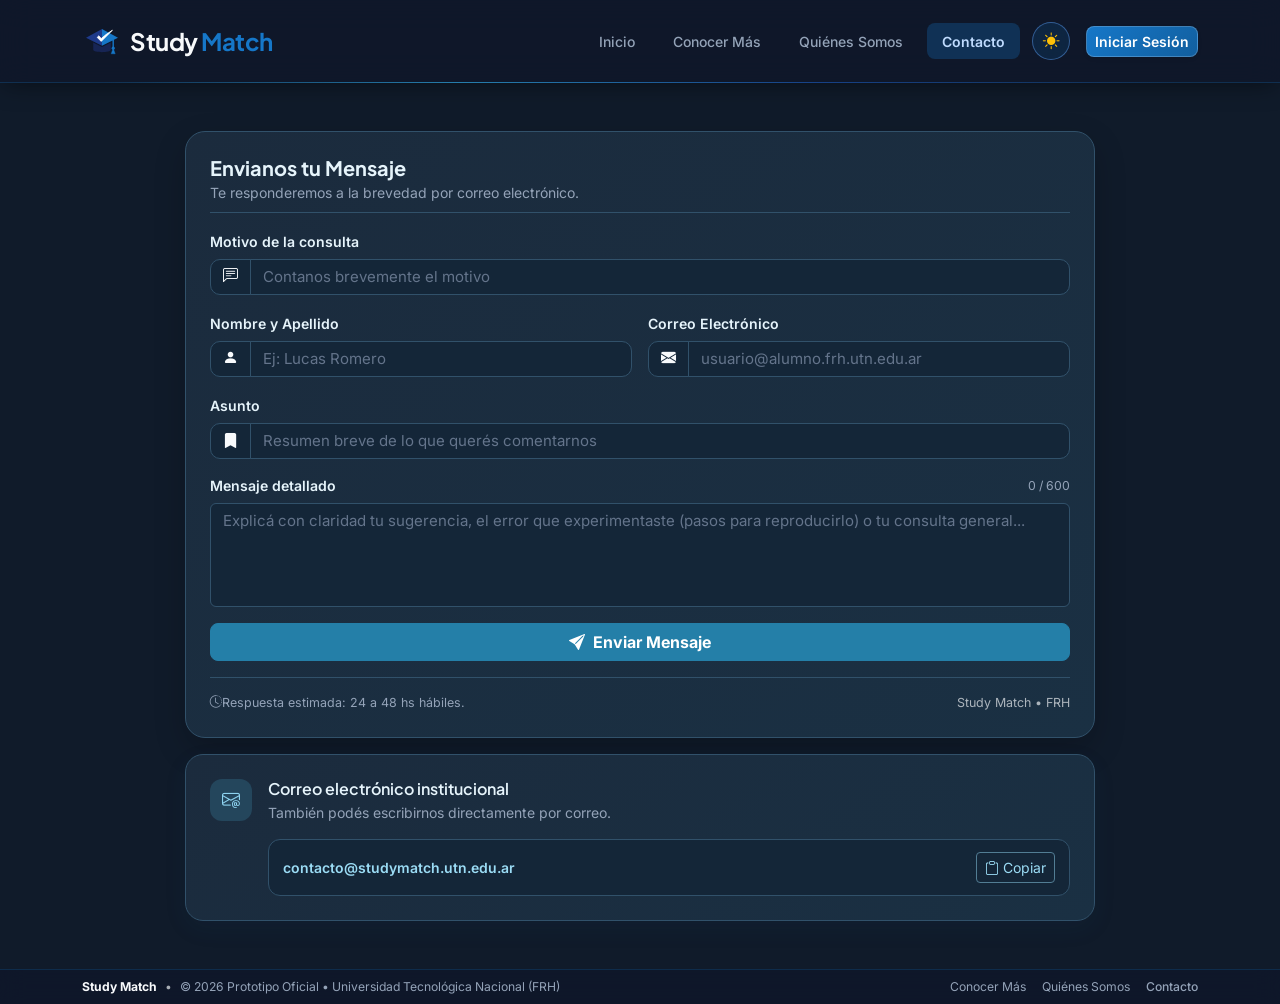
<file: contacto.html>
<!DOCTYPE html>
<html lang="es" data-bs-theme="dark">
<head>
  <meta charset="UTF-8">
  <meta name="viewport" content="width=device-width, initial-scale=1.0">
  <title>Study Match • Contacto | UTN Regional Haedo</title>
  <meta name="description" content="Ponete en contacto con el equipo de Study Match: dejanos tus sugerencias, reportá errores o envianos tus consultas.">
  
  <!-- Script de sincronización inmediata para evitar parpadeos de tema -->
  <script>
    (function() {
      var t = localStorage.getItem('study_match_theme') || 'dark';
      document.documentElement.setAttribute('data-bs-theme', t);
    })();
  </script>

  <!-- Google Fonts: Plus Jakarta Sans (Headings) & Inter (UI/Body) -->
  <link rel="preconnect" href="https://fonts.googleapis.com">
  <link rel="preconnect" href="https://fonts.gstatic.com" crossorigin>
  <link href="https://fonts.googleapis.com/css2?family=Inter:wght@400;500;600;700&family=Plus+Jakarta+Sans:wght@500;600;700;800;900&display=swap" rel="stylesheet">
  
  <!-- Bootstrap 5.3 CSS (CDN Oficial) -->
  <link href="https://cdn.jsdelivr.net/npm/bootstrap@5.3.3/dist/css/bootstrap.min.css" rel="stylesheet">

  <!-- Bootstrap Icons -->
  <link rel="stylesheet" href="https://cdn.jsdelivr.net/npm/bootstrap-icons@1.11.3/font/bootstrap-icons.min.css">

  <!-- Estilos Personalizados Study Match (Carga directa + Modular) -->
  <link rel="stylesheet" href="css/global.css">
  <link rel="stylesheet" href="css/forms.css">
  <link rel="stylesheet" href="css/contacto.css">
</head>
<body class="page-contacto d-flex flex-column min-vh-100 justify-content-between">

  <!-- ==========================================================================
     BARRA DE NAVEGACIÓN CON ESTILO GLASSMORPHISM
     ========================================================================== -->
  <header class="header-nav">
    <nav class="navbar navbar-expand-lg navbar-glass py-3">
      <div class="container-xl">
        <!-- Logo Oficial Study Match -->
        <a class="navbar-brand d-flex align-items-center gap-2 text-decoration-none" href="index.html">
          <svg class="logo-svg" width="40" height="40" viewBox="0 0 100 100" fill="none" xmlns="http://www.w3.org/2000/svg">
            <!-- Base inferior del birrete (Azul UTN) -->
            <path d="M28 54 V72 C28 80 72 80 72 72 V54 L50 65 Z" fill="#172554"/>
            <!-- Mitad izquierda del birrete (Azul oscuro) -->
            <polygon points="50,20 10,42 50,62" fill="#1e3a8a"/>
            <!-- Mitad derecha del birrete (Violeta de marca) -->
            <polygon points="50,20 90,42 50,62" class="logo-birrete-derecha" />
            <!-- Borla colgante derecha (Violeta de marca) -->
            <line x1="78" y1="48" x2="78" y2="70" stroke="#1677c8" stroke-width="3.5" stroke-linecap="round" class="logo-borla" />
            <circle cx="78" cy="68" r="3.5" class="logo-borla" />
            <polygon points="78,68 73,82 83,82" class="logo-borla" />
            <!-- Tilde blanca de OK / Match integrada -->
            <path d="M38 41 L48 51 L76 23 L60 34 L48 44 L42 37 Z" fill="#ffffff" stroke="#ffffff" stroke-linejoin="round" stroke-width="2"/>
          </svg>
          <span class="brand-title fw-bold fs-4 text-dark lh-1 mb-0">
            Study <span class="text-primary">Match</span>
          </span>
        </a>

        <!-- Botón Hamburguesa para Mobile -->
        <button class="navbar-toggler border-0 shadow-none" type="button" data-bs-toggle="collapse" data-bs-target="#navbarContent" aria-controls="navbarContent" aria-expanded="false" aria-label="Abrir navegación">
          <span class="navbar-toggler-icon"></span>
        </button>

        <!-- Enlaces de Navegación -->
        <div class="collapse navbar-collapse" id="navbarContent">
          <ul class="navbar-nav ms-auto align-items-lg-center gap-1 gap-lg-2 mt-2 mt-lg-0 fw-medium small">
            <li class="nav-item">
              <a class="nav-link text-secondary" href="index.html">Inicio</a>
            </li>
            <li class="nav-item">
              <a class="nav-link text-secondary" href="conoce.html">Conocer Más</a>
            </li>
            <li class="nav-item">
              <a class="nav-link text-secondary" href="quienessomos.html">Quiénes Somos</a>
            </li>
            <li class="nav-item">
              <a class="nav-link active text-primary fw-semibold" aria-current="page" href="contacto.html">Contacto</a>
            </li>
            <li class="nav-item ms-lg-1">
              <button class="btn btn-outline-brand btn-sm p-1.5 px-2.5 rounded-pill theme-toggle-btn d-inline-flex align-items-center gap-1.5" type="button" aria-label="Cambiar tema claro/oscuro" title="Cambiar tema">
                <i class="theme-icon bi bi-sun-fill text-warning"></i>
                <span class="d-lg-none small">Modo Claro/Oscuro</span>
              </button>
            </li>
            <li class="nav-item ms-lg-2">
              <a class="btn btn-primary btn-sm px-3.5 py-1.5 rounded-3 fw-semibold shadow-sm" href="index.html">
                Iniciar Sesión
              </a>
            </li>
          </ul>
        </div>
      </div>
    </nav>
  </header>

  <!-- ==========================================================================
     CONTENIDO PRINCIPAL: FORMULARIO DE CONTACTO
     ========================================================================== -->
  <main class="flex-grow-1 d-flex align-items-center py-4 py-lg-5 contact-main">
    <div class="container-xl">
      <div class="row justify-content-center">
        
        <!-- ====================================================================
           FORMULARIO DE CONTACTO
           ==================================================================== -->
        <div class="col-12 col-lg-11 col-xl-10">
          <div class="card border-0 contact-form-card p-4 p-md-4 position-relative">
            
            <div>
              <!-- Cabecera de la tarjeta del formulario -->
              <div class="d-flex align-items-center justify-content-between flex-wrap gap-2 mb-3 pb-2 border-bottom">
                <div class="d-flex align-items-center gap-2">
              
                  <div>
                    <h2 class="h5 fw-bold text-dark mb-0">Envianos tu Mensaje</h2>
                    <span class="text-secondary small">Te responderemos a la brevedad por correo electrónico.</span>
                  </div>
                </div>

              </div>

              <!-- Contenedor para Feedback de Envío Dinámico -->
              <div id="contactFeedback" class="d-none"></div>

              <!-- Formulario Interactivo -->
              <form id="contactoForm" action="ValidaMensajeContacto.php" method="POST">
                
                <!-- 1. Motivo de la consulta -->
                <div class="mb-3">
                  <label for="contactMotivo" class="form-label text-dark">Motivo de la consulta</label>
                  <div class="input-group input-group-custom">
                    <span class="input-group-text"><i class="bi bi-chat-left-text"></i></span>
                    <input type="text" class="form-control" id="contactMotivo" name="motivo" placeholder="Contanos brevemente el motivo" required>
                  </div>
                </div>

                <!-- 2. Campos de Nombre y Email en 2 columnas -->
                <div class="row g-3 mb-3">
                  <div class="col-sm-6">
                    <label for="contactNombre" class="form-label text-dark">Nombre y Apellido</label>
                    <div class="input-group input-group-custom">
                      <span class="input-group-text"><i class="bi bi-person-fill"></i></span>
                      <input type="text" class="form-control" id="contactNombre" name="nombre" placeholder="Ej: Lucas Romero" required>
                    </div>
                  </div>
                  <div class="col-sm-6">
                    <label for="contactEmail" class="form-label text-dark">Correo Electrónico</label>
                    <div class="input-group input-group-custom">
                      <span class="input-group-text"><i class="bi bi-envelope-fill"></i></span>
                      <input type="email" class="form-control" id="contactEmail" name="email" placeholder="usuario@alumno.frh.utn.edu.ar" required>
                    </div>
                  </div>
                </div>

                <!-- 3. Asunto del Mensaje -->
                <div class="mb-3">
                  <label for="contactAsunto" class="form-label text-dark">Asunto</label>
                  <div class="input-group input-group-custom">
                    <span class="input-group-text"><i class="bi bi-bookmark-fill"></i></span>
                    <input type="text" class="form-control" id="contactAsunto" name="asunto" placeholder="Resumen breve de lo que querés comentarnos" required>
                  </div>
                </div>

                <!-- 4. Mensaje / Descripción Detallada -->
                <div class="mb-3">
                  <label for="contactMensaje" class="form-label text-dark d-flex align-items-center justify-content-between">
                    <span>Mensaje detallado</span>
                    <span class="text-secondary small fw-normal" id="charCounter">0 / 600</span>
                  </label>
                  <textarea class="form-control" id="contactMensaje" name="mensaje" style="resize: none;" rows="4" maxlength="600" placeholder="Explicá con claridad tu sugerencia, el error que experimentaste (pasos para reproducirlo) o tu consulta general..." required></textarea>
                </div>

                <button type="submit" class="btn btn-secondary w-100 py-2.5 rounded-3 fw-bold d-flex align-items-center justify-content-center gap-2">
                  <i class="bi bi-send-fill"></i> Enviar Mensaje
                </button>

              </form>
            </div>

            <!-- Pie pequeño informativo dentro de la tarjeta -->
            <div class="pt-3 mt-3 border-top text-secondary small d-flex align-items-center justify-content-between flex-wrap gap-2" style="font-size: 0.78rem;">
              <span class="d-inline-flex align-items-center gap-1.5">
                <i class="bi bi-clock-history"></i> Respuesta estimada: 24 a 48 hs hábiles.
              </span>
              <span class="text-muted">Study Match • FRH</span>
            </div>

          </div>

          <section class="card institutional-contact mt-3 p-4 p-md-4">
            <div class="d-flex align-items-start gap-3">
              <span class="contact-heading-icon flex-shrink-0">
                <i class="bi bi-envelope-at"></i>
              </span>
              <div class="flex-grow-1">
                <h3 class="h6 fw-semibold text-dark mb-1">Correo electrónico institucional</h3>
                <p class="small text-secondary mb-3">También podés escribirnos directamente por correo.</p>
                <div class="institutional-email d-flex align-items-center justify-content-between flex-wrap gap-2">
                  <a href="mailto:contacto@studymatch.utn.edu.ar" class="text-decoration-none fw-semibold small" id="directEmailText">
                    contacto@studymatch.utn.edu.ar
                  </a>
                  <button type="button" class="btn btn-sm btn-outline-primary d-inline-flex align-items-center gap-1" id="btnCopyEmail" title="Copiar correo al portapapeles">
                    <i class="bi bi-clipboard" id="copyIcon"></i>
                    <span id="copyLabel">Copiar</span>
                  </button>
                </div>
              </div>
            </div>
          </section>
        </div>

      </div>

    </div>
  </main>

  <!-- ==========================================================================
     PIE DE PÁGINA OFICIAL DE LA APLICACIÓN (FOOTER)
     ========================================================================== -->
  <footer class="app-footer py-2 border-top">
    <div class="container-xl d-flex flex-column flex-md-row justify-content-between align-items-center gap-2 text-secondary text-xs">
      <div class="d-flex align-items-center gap-2">
        <span class="fw-bold text-dark">Study Match</span>
        <span class="text-muted">•</span>
        <span>© 2026 Prototipo Oficial • Universidad Tecnológica Nacional (FRH)</span>
      </div>
      <div class="d-flex align-items-center gap-3">
        <a href="conoce.html" class="footer-link text-decoration-none text-secondary">Conocer Más</a>
        <a href="quienessomos.html" class="footer-link text-decoration-none text-secondary">Quiénes Somos</a>
        <a href="contacto.html" class="footer-link text-decoration-none text-primary fw-medium">Contacto</a>
      </div>
    </div>
  </footer>

  <!-- Bootstrap 5.3 JS Bundle -->
  <script src="https://cdn.jsdelivr.net/npm/bootstrap@5.3.3/dist/js/bootstrap.bundle.min.js"></script>
  <!-- Script Principal y Selector de Tema (Modo Tradicional) -->
  <script src="js/main.js"></script>

  <!-- Script interactivo específico de Contacto -->
  <script>
    document.addEventListener('DOMContentLoaded', function() {
      // 1. Contador de caracteres en el textarea de mensaje
      var mensajeInput = document.getElementById('contactMensaje');
      var charCounter = document.getElementById('charCounter');
      if (mensajeInput && charCounter) {
        mensajeInput.addEventListener('input', function() {
          var len = this.value.length;
          charCounter.textContent = len + ' / 600';
          if (len >= 580) {
            charCounter.classList.add('text-warning');
          } else {
            charCounter.classList.remove('text-warning');
          }
        });
      }

      // 2. Validación visual de los campos del formulario
      var form = document.getElementById('contactoForm');
      var feedback = document.getElementById('contactFeedback');

      if (feedback && new URLSearchParams(window.location.search).get('consulta') === 'enviada') {
        feedback.className = 'alert alert-success alert-dismissible fade show small py-2 px-3 mb-3 d-flex align-items-center gap-2';
        feedback.innerHTML =
          '<i class="bi bi-check-circle-fill text-success flex-shrink-0 fs-5"></i>' +
          '<div><strong>¡Mensaje enviado con éxito!</strong> Recibimos tu consulta y te responderemos a la brevedad.</div>' +
          '<button type="button" class="btn-close p-2" data-bs-dismiss="alert" aria-label="Cerrar"></button>';
      }

      if (form && feedback) {
        form.addEventListener('submit', function() {
          var nombre = document.getElementById('contactNombre').value.trim();
          var email = document.getElementById('contactEmail').value.trim();
          var motivo = document.getElementById('contactMotivo').value.trim();
          var asunto = document.getElementById('contactAsunto').value.trim();
          var mensaje = document.getElementById('contactMensaje').value.trim();

          if (!nombre || !email || !motivo || !asunto || !mensaje) {
            feedback.className = 'alert alert-warning alert-dismissible fade show small py-2 px-3 mb-3 d-flex align-items-center gap-2';
            feedback.innerHTML = 
              '<i class="bi bi-exclamation-triangle-fill flex-shrink-0 fs-5"></i>' +
              '<div><strong>Campos incompletos:</strong> Por favor completá todos los campos requeridos antes de enviar.</div>' +
              '<button type="button" class="btn-close p-2" data-bs-dismiss="alert" aria-label="Cerrar"></button>';
            feedback.classList.remove('d-none');
            return;
          }
        });
      }

      // 3. Botón para copiar email al portapapeles
      var btnCopyEmail = document.getElementById('btnCopyEmail');
      var emailText = document.getElementById('directEmailText');
      var copyIcon = document.getElementById('copyIcon');
      var copyLabel = document.getElementById('copyLabel');

      if (btnCopyEmail && emailText) {
        btnCopyEmail.addEventListener('click', function() {
          var textToCopy = emailText.textContent.trim();
          navigator.clipboard.writeText(textToCopy).then(function() {
            copyIcon.className = 'bi bi-check2 text-success';
            copyLabel.textContent = '¡Copiado!';
            btnCopyEmail.classList.add('border-success');

            setTimeout(function() {
              copyIcon.className = 'bi bi-clipboard';
              copyLabel.textContent = 'Copiar';
              btnCopyEmail.classList.remove('border-success');
            }, 2500);
          }).catch(function() {
            prompt('Copiá nuestro email:', textToCopy);
          });
        });
      }
    });
  </script>
</body>
</html>
</file>
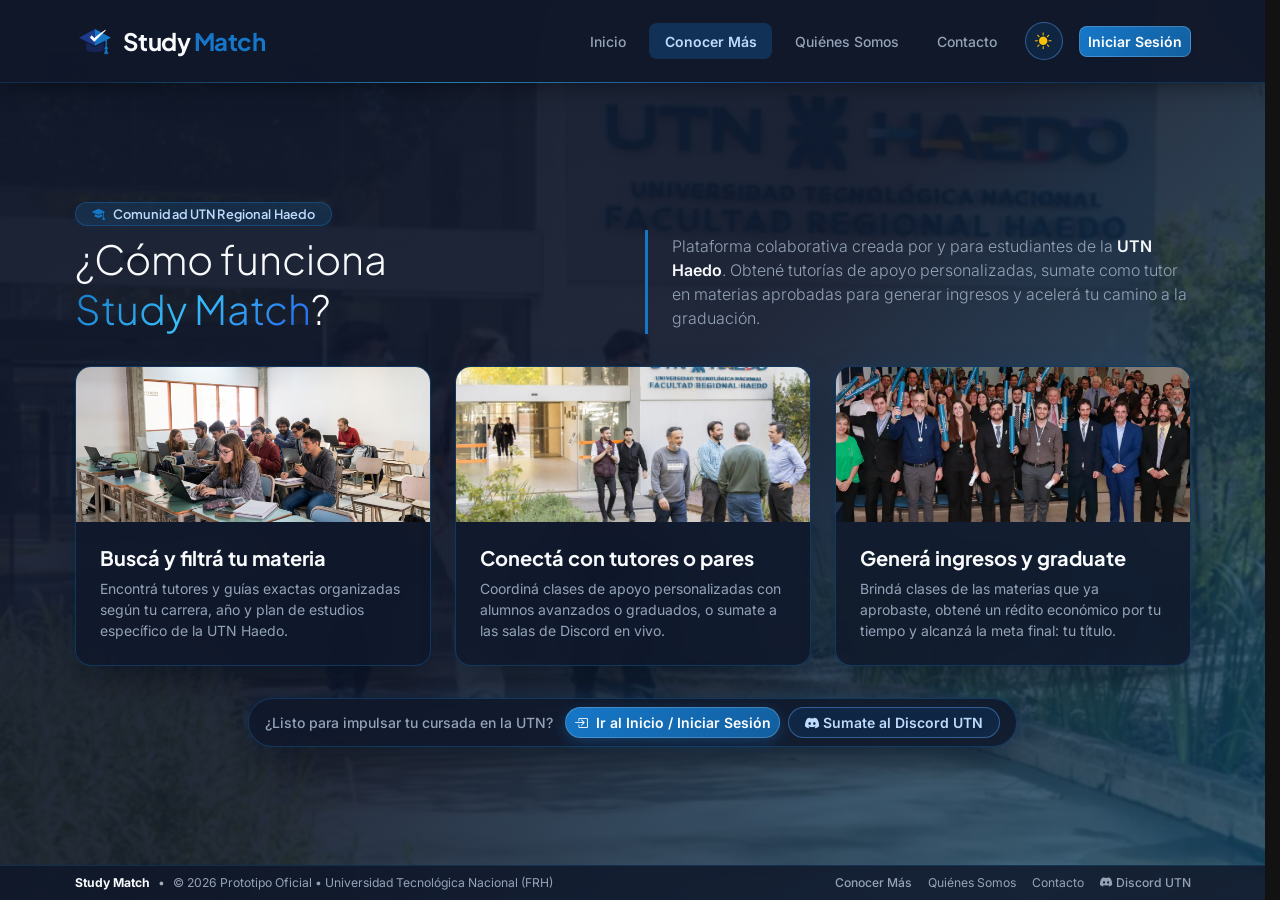
<file: public/conoce.html>
<!DOCTYPE html>
<html lang="es" data-bs-theme="dark">
<head>
    <meta charset="UTF-8">
    <meta name="viewport" content="width=device-width, initial-scale=1.0">
    <title>Study Match • ¿Cómo Funciona? Conocer Más</title>
    <meta name="description" content="Conocé cómo funciona Study Match: la plataforma colaborativa de tutorías y apoyo académico entre estudiantes y graduados de la UTN Haedo.">
    <!-- Script de sincronización inmediata para evitar parpadeos de tema -->
    <script>
      (function() {
        var t = localStorage.getItem('study_match_theme') || 'dark';
        document.documentElement.setAttribute('data-bs-theme', t);
      })();
    </script>
    <!-- Google Fonts: Plus Jakarta Sans (Headings) & Inter (UI/Body) -->
    <link rel="preconnect" href="https://fonts.googleapis.com">
    <link rel="preconnect" href="https://fonts.gstatic.com" crossorigin>
    <link href="https://fonts.googleapis.com/css2?family=Inter:wght@400;500;600;700&family=Plus+Jakarta+Sans:wght@500;600;700;800;900&display=swap" rel="stylesheet">

    <!-- Bootstrap 5.3 CSS (CDN Oficial) -->
    <link href="https://cdn.jsdelivr.net/npm/bootstrap@5.3.3/dist/css/bootstrap.min.css" rel="stylesheet">

    <!-- Bootstrap Icons -->
    <link rel="stylesheet" href="https://cdn.jsdelivr.net/npm/bootstrap-icons@1.11.3/font/bootstrap-icons.min.css">

    <!-- Estilos Personalizados Study Match -->
    <link rel="stylesheet" href="css/global.css?v=20261105_velo4">
    <link rel="stylesheet" href="css/conoce.css">
</head>
<body class="d-flex flex-column min-vh-100 justify-content-between">

    <!-- NAVBAR -->
    <header class="header-nav">
        <nav class="navbar navbar-expand-lg navbar-glass py-3">
          <div class="container-xl">
            <!-- Logo Study Match -->
            <a class="navbar-brand d-flex align-items-center gap-2 text-decoration-none" href="../index.php">
              <svg class="logo-svg" width="40" height="40" viewBox="0 0 100 100" fill="none" xmlns="http://www.w3.org/2000/svg">
                <!-- Base inferior del gorro (Azul UTN) -->
                <path d="M28 54 V72 C28 80 72 80 72 72 V54 L50 65 Z" fill="#172554"/>
                <!-- Mitad izquierda del birrete (Azul oscuro) -->
                <polygon points="50,20 10,42 50,62" fill="#1e3a8a"/>
                <!-- Mitad derecha del birrete (Violeta de marca) -->
                <polygon points="50,20 90,42 50,62" class="logo-birrete-derecha" />
                <!-- Borla colgante derecha (Violeta de marca) -->
                <line x1="78" y1="48" x2="78" y2="70" stroke="#1677c8" stroke-width="3.5" stroke-linecap="round" class="logo-borla" />
                <circle cx="78" cy="68" r="3.5" class="logo-borla" />
                <polygon points="78,68 73,82 83,82" class="logo-borla" />
                <!-- Tilde blanca de OK / Match integrada -->
                <path d="M38 41 L48 51 L76 23 L60 34 L48 44 L42 37 Z" fill="#ffffff" stroke="#ffffff" stroke-linejoin="round" stroke-width="2"/>
              </svg>
              <span class="brand-title fw-bold fs-4 text-dark lh-1 mb-0">
                Study <span class="text-primary">Match</span>
              </span>
            </a>

            <!-- Botón Hamburguesa para Mobile -->
            <button class="navbar-toggler border-0 shadow-none" type="button" data-bs-toggle="collapse" data-bs-target="#navbarContent" aria-controls="navbarContent" aria-expanded="false" aria-label="Abrir navegación">
              <span class="navbar-toggler-icon"></span>
            </button>

            <!-- Enlaces de Navegación -->
            <div class="collapse navbar-collapse" id="navbarContent">
              <ul class="navbar-nav ms-auto align-items-lg-center gap-1 gap-lg-2 mt-2 mt-lg-0 fw-medium small">
                <li class="nav-item">
                  <a class="nav-link text-secondary" href="../index.php">Inicio</a>
                </li>
                <li class="nav-item">
                  <a class="nav-link active text-primary fw-semibold" aria-current="page" href="conoce.html">Conocer Más</a>
                </li>
                <li class="nav-item">
                  <a class="nav-link text-secondary" href="quienessomos.html">Quiénes Somos</a>
                </li>
                <li class="nav-item">
                  <a class="nav-link text-secondary" href="contacto.html">Contacto</a>
                </li>
                <li class="nav-item ms-lg-1">
                  <button class="btn btn-outline-brand btn-sm p-1.5 px-2.5 rounded-pill theme-toggle-btn d-inline-flex align-items-center gap-1.5" type="button" aria-label="Cambiar tema claro/oscuro" title="Cambiar tema">
                    <i class="theme-icon bi bi-sun-fill text-warning"></i>
                    <span class="d-lg-none small">Modo Claro/Oscuro</span>
                  </button>
                </li>
                <li class="nav-item ms-lg-2">
                  <a class="btn btn-primary btn-sm px-3.5 py-1.5 rounded-3 fw-semibold shadow-sm" href="../index.php">
                    Iniciar Sesión
                  </a>
                </li>
              </ul>
            </div>
          </div>
        </nav>
      </header>

    <main class="flex-grow-1 d-flex align-items-center">
       <!-- ==========================================================================
   Sección "¿Cuál es la funcionalidad de Study Match?" / Conocer Más
   ========================================================================== -->
<section class="py-4 py-lg-5 w-100 my-auto">
  <div class="container">
    
    <!-- Encabezado en 2 Columnas Asimétricas (Split Header) -->
    <div class="row align-items-end g-4 mb-4 pb-2">
      <!-- Columna Izquierda: Badge + Título de Alto Impacto -->
      <div class="col-lg-6">
        <div class="d-inline-flex mb-2">
          <span class="badge badge-utn px-3 py-1.5 rounded-pill d-inline-flex align-items-center gap-2">
            <i class="bi bi-mortarboard-fill text-primary"></i>
            <span>Comunidad UTN Regional Haedo</span>
          </span>
        </div>
        <h1 class="display-6 fw-extrabold text-dark mb-0 lh-sm">
          ¿Cómo funciona <span class="text-gradient">Study Match</span>?
        </h1>
      </div>

      <!-- Columna Derecha: Párrafo con Barra de Acento Violeta -->
      <div class="col-lg-6">
        <div class="border-start border-3 border-primary ps-3 ps-md-4 py-1">
          <p class="text-secondary mb-0 lead fs-6 lh-base" style="max-width: 540px;">
            Plataforma colaborativa creada por y para estudiantes de la <strong class="text-dark fw-semibold">UTN Haedo</strong>. Obtené tutorías de apoyo personalizadas, sumate como tutor en materias aprobadas para generar ingresos y acelerá tu camino a la graduación.
          </p>
        </div>
      </div>
    </div>

    <!-- Contenedor de Tarjetas con espacio para imágenes y pasos -->
    <div class="row g-4 align-items-stretch">
      
      <!-- TARJETA 1: Buscá y Filtrá -->
      <div class="col-md-4">
        <div class="card h-100 border-0 shadow-sm glass-card rounded-4 overflow-hidden d-flex flex-column">
          <!-- Contenedor para Imagen / Ilustración de la Tarjeta -->
          <div class="card-img-top bg-light position-relative overflow-hidden" style="height: 155px;">
            <img src="img/Utn_ia5.jfif" alt="Buscá y filtrá materias UTN" class="w-100 h-100 object-fit-cover">

          </div>
          <div class="card-body p-4 d-flex flex-column justify-content-between">
            <div>
              <h2 class="h5 fw-bold text-dark mb-2">Buscá y filtrá tu materia</h2>
              <p class="text-secondary small mb-0">
                Encontrá tutores y guías exactas organizadas según tu carrera, año y plan de estudios específico de la UTN Haedo.
              </p>
            </div>

          </div>
        </div>
      </div>

      <!-- TARJETA 2: Conectá y Aprendé -->
      <div class="col-md-4">
        <div class="card h-100 border-0 shadow-sm glass-card rounded-4 overflow-hidden d-flex flex-column">
          <!-- Contenedor para Imagen / Ilustración de la Tarjeta -->
          <div class="card-img-top bg-light position-relative overflow-hidden" style="height: 155px;">
            <img src="img/gente_utn.png" alt="Conectá con tutores y pares" class="w-100 h-100 object-fit-cover">

          </div>
          <div class="card-body p-4 d-flex flex-column justify-content-between">
            <div>
              <h2 class="h5 fw-bold text-dark mb-2">Conectá con tutores o pares</h2>
              <p class="text-secondary small mb-0">
                Coordiná clases de apoyo personalizadas con alumnos avanzados o graduados, o sumate a las salas de Discord en vivo.
              </p>
            </div>

          </div>
        </div>
      </div>

      <!-- TARJETA 3: Rédito Económico y Graduación -->
      <div class="col-md-4">
        <div class="card h-100 border-0 shadow-sm glass-card rounded-4 overflow-hidden d-flex flex-column">
          <!-- Contenedor para Imagen / Ilustración de la Tarjeta -->
          <div class="card-img-top bg-light position-relative overflow-hidden" style="height: 155px;">
            <img src="img/colacion_grado.png" alt="Obtené rédito económico y graduate" class="w-100 h-100 object-fit-cover">

          </div>
          <div class="card-body p-4 d-flex flex-column justify-content-between">
            <div>
              <h2 class="h5 fw-bold text-dark mb-2">Generá ingresos y graduate</h2>
              <p class="text-secondary small mb-0">
                Brindá clases de las materias que ya aprobaste, obtené un rédito económico por tu tiempo y alcanzá la meta final: tu título.
              </p>
            </div>

          </div>
        </div>
      </div>

    </div>

    <!-- CTA de Acción Rápida Inferior -->
    <div class="text-center mt-4 pt-2">
      <div class="d-inline-flex flex-wrap align-items-center justify-content-center gap-2 p-2 px-3 rounded-pill glass-card shadow-sm">
        <span class="text-secondary small fw-medium me-1">¿Listo para impulsar tu cursada en la UTN?</span>
        <a href="../index.php" class="btn btn-primary btn-sm px-3.5 py-1.5 rounded-pill fw-semibold">
          <i class="bi bi-box-arrow-in-right me-1"></i> Ir al Inicio / Iniciar Sesión
        </a>
        <a href="https://discord.com" target="_blank" rel="noopener noreferrer" class="btn btn-outline-brand btn-sm px-3 py-1.5 rounded-pill fw-semibold d-inline-flex align-items-center gap-1">
          <i class="bi bi-discord"></i> Sumate al Discord UTN
        </a>
      </div>
    </div>

  </div>
</section>
    </main>

  <!-- FOOTER CON COPYRIGHT 2026 STUDY MATCH -->
  <footer class="app-footer py-2 border-top">
    <div class="container-xl d-flex flex-column flex-md-row justify-content-between align-items-center gap-2 text-secondary text-xs">
      <div class="d-flex align-items-center gap-2">
        <span class="fw-bold text-dark">Study Match</span>
        <span class="text-muted">•</span>
        <span>© 2026 Prototipo Oficial • Universidad Tecnológica Nacional (FRH)</span>
      </div>
      <div class="d-flex align-items-center gap-3">
        <a href="conoce.html" class="footer-link text-decoration-none text-primary fw-medium">Conocer Más</a>
        <a href="quienessomos.html" class="footer-link text-decoration-none text-secondary">Quiénes Somos</a>
        <a href="contacto.html" class="footer-link text-decoration-none text-secondary">Contacto</a>
        <a href="https://discord.com" target="_blank" rel="noopener noreferrer" class="footer-link text-decoration-none text-primary fw-medium d-inline-flex align-items-center gap-1">
          <i class="bi bi-discord"></i> Discord UTN
        </a>
      </div>
    </div>
  </footer>

  <!-- Bootstrap 5.3 JS Bundle -->
  <script src="https://cdn.jsdelivr.net/npm/bootstrap@5.3.3/dist/js/bootstrap.bundle.min.js"></script>
  <!-- Script Principal y Selector de Tema (Modo Tradicional) -->
  <script src="js/main.js"></script>
</body>

</html>
</file>
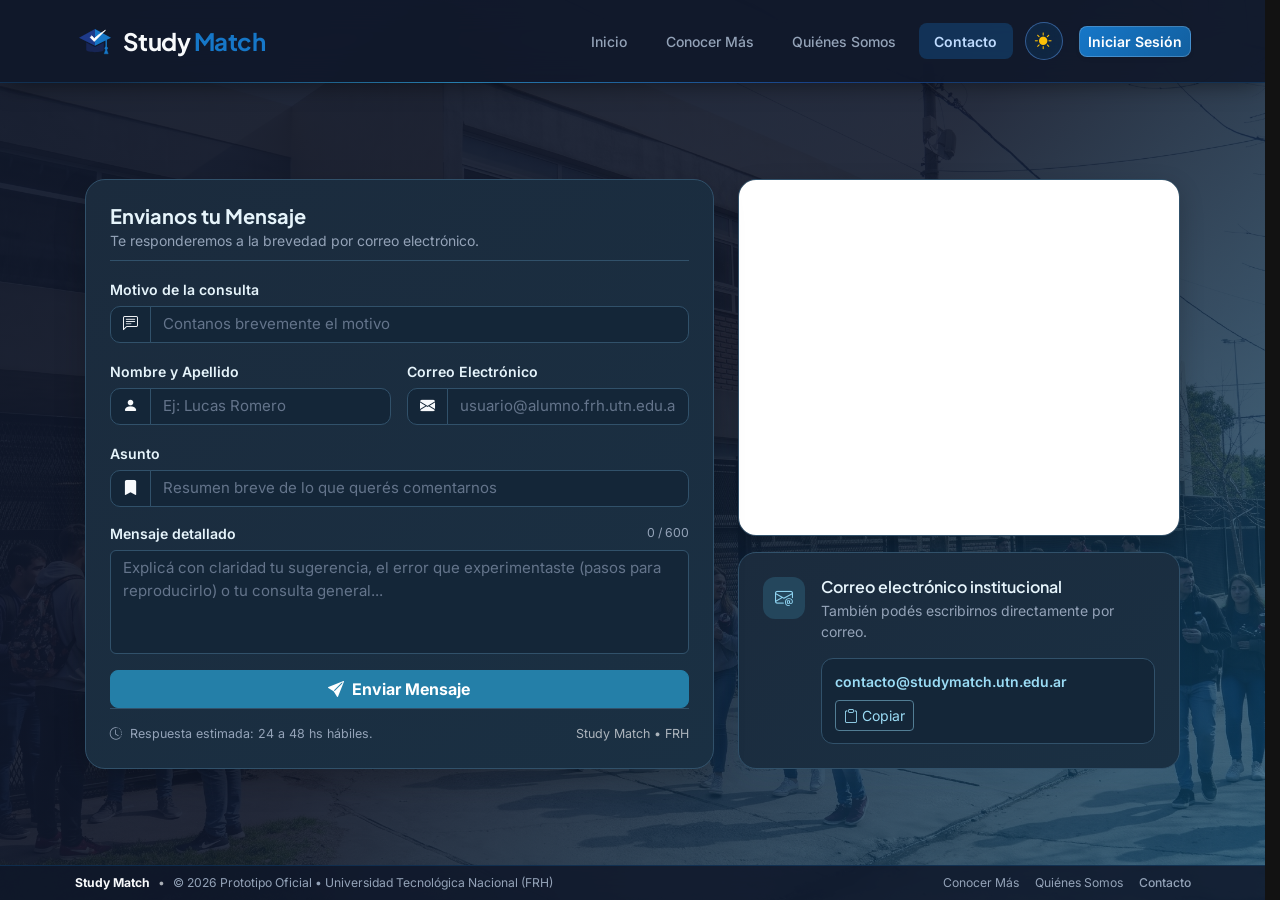
<file: public/contacto.html>
<!DOCTYPE html>
<html lang="es" data-bs-theme="dark">
<head>
  <meta charset="UTF-8">
  <meta name="viewport" content="width=device-width, initial-scale=1.0">
  <title>Study Match • Contacto | UTN Regional Haedo</title>
  <meta name="description" content="Ponete en contacto con el equipo de Study Match: dejanos tus sugerencias, reportá errores o envianos tus consultas.">
  
  <!-- Script de sincronización inmediata para evitar parpadeos de tema -->
  <script>
    (function() {
      var t = localStorage.getItem('study_match_theme') || 'dark';
      document.documentElement.setAttribute('data-bs-theme', t);
    })();
  </script>

  <!-- Google Fonts: Plus Jakarta Sans (Headings) & Inter (UI/Body) -->
  <link rel="preconnect" href="https://fonts.googleapis.com">
  <link rel="preconnect" href="https://fonts.gstatic.com" crossorigin>
  <link href="https://fonts.googleapis.com/css2?family=Inter:wght@400;500;600;700&family=Plus+Jakarta+Sans:wght@500;600;700;800;900&display=swap" rel="stylesheet">
  
  <!-- Bootstrap 5.3 CSS (CDN Oficial) -->
  <link href="https://cdn.jsdelivr.net/npm/bootstrap@5.3.3/dist/css/bootstrap.min.css" rel="stylesheet">

  <!-- Bootstrap Icons -->
  <link rel="stylesheet" href="https://cdn.jsdelivr.net/npm/bootstrap-icons@1.11.3/font/bootstrap-icons.min.css">

  <!-- Estilos Personalizados Study Match (Carga directa + Modular) -->
  <link rel="stylesheet" href="css/global.css?v=20261105_velo4">
  <link rel="stylesheet" href="css/forms.css?v=20261105_velo4">
  <link rel="stylesheet" href="css/contacto.css?v=20261106_mapa">
</head>
<body class="page-contacto d-flex flex-column min-vh-100 justify-content-between">

  <!-- ==========================================================================
     BARRA DE NAVEGACIÓN CON ESTILO GLASSMORPHISM
     ========================================================================== -->
  <header class="header-nav">
    <nav class="navbar navbar-expand-lg navbar-glass py-3">
      <div class="container-xl">
        <!-- Logo Oficial Study Match -->
        <a class="navbar-brand d-flex align-items-center gap-2 text-decoration-none" href="../index.php">
          <svg class="logo-svg" width="40" height="40" viewBox="0 0 100 100" fill="none" xmlns="http://www.w3.org/2000/svg">
            <!-- Base inferior del birrete (Azul UTN) -->
            <path d="M28 54 V72 C28 80 72 80 72 72 V54 L50 65 Z" fill="#172554"/>
            <!-- Mitad izquierda del birrete (Azul oscuro) -->
            <polygon points="50,20 10,42 50,62" fill="#1e3a8a"/>
            <!-- Mitad derecha del birrete (Violeta de marca) -->
            <polygon points="50,20 90,42 50,62" class="logo-birrete-derecha" />
            <!-- Borla colgante derecha (Violeta de marca) -->
            <line x1="78" y1="48" x2="78" y2="70" stroke="#1677c8" stroke-width="3.5" stroke-linecap="round" class="logo-borla" />
            <circle cx="78" cy="68" r="3.5" class="logo-borla" />
            <polygon points="78,68 73,82 83,82" class="logo-borla" />
            <!-- Tilde blanca de OK / Match integrada -->
            <path d="M38 41 L48 51 L76 23 L60 34 L48 44 L42 37 Z" fill="#ffffff" stroke="#ffffff" stroke-linejoin="round" stroke-width="2"/>
          </svg>
          <span class="brand-title fw-bold fs-4 text-dark lh-1 mb-0">
            Study <span class="text-primary">Match</span>
          </span>
        </a>

        <!-- Botón Hamburguesa para Mobile -->
        <button class="navbar-toggler border-0 shadow-none" type="button" data-bs-toggle="collapse" data-bs-target="#navbarContent" aria-controls="navbarContent" aria-expanded="false" aria-label="Abrir navegación">
          <span class="navbar-toggler-icon"></span>
        </button>

        <!-- Enlaces de Navegación -->
        <div class="collapse navbar-collapse" id="navbarContent">
          <ul class="navbar-nav ms-auto align-items-lg-center gap-1 gap-lg-2 mt-2 mt-lg-0 fw-medium small">
            <li class="nav-item">
              <a class="nav-link text-secondary" href="../index.php">Inicio</a>
            </li>
            <li class="nav-item">
              <a class="nav-link text-secondary" href="conoce.html">Conocer Más</a>
            </li>
            <li class="nav-item">
              <a class="nav-link text-secondary" href="quienessomos.html">Quiénes Somos</a>
            </li>
            <li class="nav-item">
              <a class="nav-link active text-primary fw-semibold" aria-current="page" href="contacto.html">Contacto</a>
            </li>
            <li class="nav-item ms-lg-1">
              <button class="btn btn-outline-brand btn-sm p-1.5 px-2.5 rounded-pill theme-toggle-btn d-inline-flex align-items-center gap-1.5" type="button" aria-label="Cambiar tema claro/oscuro" title="Cambiar tema">
                <i class="theme-icon bi bi-sun-fill text-warning"></i>
                <span class="d-lg-none small">Modo Claro/Oscuro</span>
              </button>
            </li>
            <li class="nav-item ms-lg-2">
              <a class="btn btn-primary btn-sm px-3.5 py-1.5 rounded-3 fw-semibold shadow-sm" href="../index.php">
                Iniciar Sesión
              </a>
            </li>
          </ul>
        </div>
      </div>
    </nav>
  </header>

  <!-- ==========================================================================
     CONTENIDO PRINCIPAL: FORMULARIO DE CONTACTO
     ========================================================================== -->
  <main class="flex-grow-1 d-flex align-items-center py-4 py-lg-5 contact-main">
    <div class="container-xl">
      <div class="row g-4 align-items-stretch">

        <!-- ====================================================================
           COLUMNA DERECHA: MAPA + CORREO INSTITUCIONAL
           (el mapa absorbe el alto sobrante para igualar la altura del formulario)
           ==================================================================== -->
        <div class="col-12 col-lg-5 order-2 d-flex flex-column gap-3">
          <div class="contact-map-card flex-grow-1">
            <iframe
              src="https://www.google.com/maps/embed?pb=!1m18!1m12!1m3!1d2739.740119041184!2d-58.6046059248829!3d-34.64057945944466!2m3!1f0!2f0!3f0!3m2!1i1024!2i768!4f13.1!3m3!1m2!1s0x95bc951c0fe2d9f5%3A0x9f1c540898efecbe!2sUTN%20HAEDO!5e1!3m2!1ses!2sar!4v1793765110429!5m2!1ses!2sar"
              title="Ubicación de la UTN Facultad Regional Haedo"
              style="border:0;"
              allowfullscreen=""
              loading="lazy"
              referrerpolicy="strict-origin-when-cross-origin"></iframe>
          </div>

          <section class="card institutional-contact p-4 p-md-4">
            <div class="d-flex align-items-start gap-3">
              <span class="contact-heading-icon flex-shrink-0">
                <i class="bi bi-envelope-at"></i>
              </span>
              <div class="flex-grow-1">
                <h3 class="h6 fw-semibold text-dark mb-1">Correo electrónico institucional</h3>
                <p class="small text-secondary mb-3">También podés escribirnos directamente por correo.</p>
                <div class="institutional-email d-flex align-items-center justify-content-between flex-wrap gap-2">
                  <a href="mailto:contacto@studymatch.utn.edu.ar" class="text-decoration-none fw-semibold small" id="directEmailText">
                    contacto@studymatch.utn.edu.ar
                  </a>
                  <button type="button" class="btn btn-sm btn-outline-primary d-inline-flex align-items-center gap-1" id="btnCopyEmail" title="Copiar correo al portapapeles">
                    <i class="bi bi-clipboard" id="copyIcon"></i>
                    <span id="copyLabel">Copiar</span>
                  </button>
                </div>
              </div>
            </div>
          </section>
        </div>

        <!-- ====================================================================
           COLUMNA IZQUIERDA: FORMULARIO DE CONTACTO
           ==================================================================== -->
        <div class="col-12 col-lg-7 order-1">
          <div class="card border-0 contact-form-card h-100 p-4 p-md-4 position-relative">
            
            <div>
              <!-- Cabecera de la tarjeta del formulario -->
              <div class="d-flex align-items-center justify-content-between flex-wrap gap-2 mb-3 pb-2 border-bottom">
                <div class="d-flex align-items-center gap-2">
              
                  <div>
                    <h2 class="h5 fw-bold text-dark mb-0">Envianos tu Mensaje</h2>
                    <span class="text-secondary small">Te responderemos a la brevedad por correo electrónico.</span>
                  </div>
                </div>

              </div>

              <!-- Contenedor para Feedback de Envío Dinámico -->
              <div id="contactFeedback" class="d-none"></div>

              <!-- Formulario Interactivo -->
              <form id="contactoForm" action="../index.php?r=contacto" method="POST">
                
                <!-- 1. Motivo de la consulta -->
                <div class="mb-3">
                  <label for="contactMotivo" class="form-label text-dark">Motivo de la consulta</label>
                  <div class="input-group input-group-custom">
                    <span class="input-group-text"><i class="bi bi-chat-left-text"></i></span>
                    <input type="text" class="form-control" id="contactMotivo" name="motivo" placeholder="Contanos brevemente el motivo" required>
                  </div>
                </div>

                <!-- 2. Campos de Nombre y Email en 2 columnas -->
                <div class="row g-3 mb-3">
                  <div class="col-sm-6">
                    <label for="contactNombre" class="form-label text-dark">Nombre y Apellido</label>
                    <div class="input-group input-group-custom">
                      <span class="input-group-text"><i class="bi bi-person-fill"></i></span>
                      <input type="text" class="form-control" id="contactNombre" name="nombre" placeholder="Ej: Lucas Romero" required>
                    </div>
                  </div>
                  <div class="col-sm-6">
                    <label for="contactEmail" class="form-label text-dark">Correo Electrónico</label>
                    <div class="input-group input-group-custom">
                      <span class="input-group-text"><i class="bi bi-envelope-fill"></i></span>
                      <input type="email" class="form-control" id="contactEmail" name="email" placeholder="usuario@alumno.frh.utn.edu.ar" required>
                    </div>
                  </div>
                </div>

                <!-- 3. Asunto del Mensaje -->
                <div class="mb-3">
                  <label for="contactAsunto" class="form-label text-dark">Asunto</label>
                  <div class="input-group input-group-custom">
                    <span class="input-group-text"><i class="bi bi-bookmark-fill"></i></span>
                    <input type="text" class="form-control" id="contactAsunto" name="asunto" placeholder="Resumen breve de lo que querés comentarnos" required>
                  </div>
                </div>

                <!-- 4. Mensaje / Descripción Detallada -->
                <div class="mb-3">
                  <label for="contactMensaje" class="form-label text-dark d-flex align-items-center justify-content-between">
                    <span>Mensaje detallado</span>
                    <span class="text-secondary small fw-normal" id="charCounter">0 / 600</span>
                  </label>
                  <textarea class="form-control" id="contactMensaje" name="mensaje" style="resize: none;" rows="4" maxlength="600" placeholder="Explicá con claridad tu sugerencia, el error que experimentaste (pasos para reproducirlo) o tu consulta general..." required></textarea>
                </div>

                <button type="submit" class="btn btn-secondary w-100 py-2.5 rounded-3 fw-bold d-flex align-items-center justify-content-center gap-2">
                  <i class="bi bi-send-fill"></i> Enviar Mensaje
                </button>

              </form>
            </div>

            <!-- Pie pequeño informativo dentro de la tarjeta -->
            <div class="pt-3 mt-auto border-top text-secondary small d-flex align-items-center justify-content-between flex-wrap gap-2" style="font-size: 0.78rem;">
              <span class="d-inline-flex align-items-center gap-2">
                <i class="bi bi-clock-history"></i> Respuesta estimada: 24 a 48 hs hábiles.
              </span>
              <span class="text-muted">Study Match • FRH</span>
            </div>

          </div>
        </div>

      </div>

    </div>
  </main>

  <!-- ==========================================================================
     PIE DE PÁGINA OFICIAL DE LA APLICACIÓN (FOOTER)
     ========================================================================== -->
  <footer class="app-footer py-2 border-top">
    <div class="container-xl d-flex flex-column flex-md-row justify-content-between align-items-center gap-2 text-secondary text-xs">
      <div class="d-flex align-items-center gap-2">
        <span class="fw-bold text-dark">Study Match</span>
        <span class="text-muted">•</span>
        <span>© 2026 Prototipo Oficial • Universidad Tecnológica Nacional (FRH)</span>
      </div>
      <div class="d-flex align-items-center gap-3">
        <a href="conoce.html" class="footer-link text-decoration-none text-secondary">Conocer Más</a>
        <a href="quienessomos.html" class="footer-link text-decoration-none text-secondary">Quiénes Somos</a>
        <a href="contacto.html" class="footer-link text-decoration-none text-primary fw-medium">Contacto</a>
      </div>
    </div>
  </footer>

  <!-- Bootstrap 5.3 JS Bundle -->
  <script src="https://cdn.jsdelivr.net/npm/bootstrap@5.3.3/dist/js/bootstrap.bundle.min.js"></script>
  <!-- Script Principal y Selector de Tema (Modo Tradicional) -->
  <script src="js/main.js"></script>

  <!-- Script interactivo específico de Contacto -->
  <script>
    document.addEventListener('DOMContentLoaded', function() {
      // 1. Contador de caracteres en el textarea de mensaje
      var mensajeInput = document.getElementById('contactMensaje');
      var charCounter = document.getElementById('charCounter');
      if (mensajeInput && charCounter) {
        mensajeInput.addEventListener('input', function() {
          var len = this.value.length;
          charCounter.textContent = len + ' / 600';
          if (len >= 580) {
            charCounter.classList.add('text-warning');
          } else {
            charCounter.classList.remove('text-warning');
          }
        });
      }

      // 2. Validación visual de los campos del formulario
      var form = document.getElementById('contactoForm');
      var feedback = document.getElementById('contactFeedback');

      if (feedback && new URLSearchParams(window.location.search).get('consulta') === 'enviada') {
        feedback.className = 'alert alert-success alert-dismissible fade show small py-2 px-3 mb-3 d-flex align-items-center gap-2';
        feedback.innerHTML =
          '<i class="bi bi-check-circle-fill text-success flex-shrink-0 fs-5"></i>' +
          '<div><strong>¡Mensaje enviado con éxito!</strong> Recibimos tu consulta y te responderemos a la brevedad.</div>' +
          '<button type="button" class="btn-close p-2" data-bs-dismiss="alert" aria-label="Cerrar"></button>';
      }

      if (form && feedback) {
        form.addEventListener('submit', function() {
          var nombre = document.getElementById('contactNombre').value.trim();
          var email = document.getElementById('contactEmail').value.trim();
          var motivo = document.getElementById('contactMotivo').value.trim();
          var asunto = document.getElementById('contactAsunto').value.trim();
          var mensaje = document.getElementById('contactMensaje').value.trim();

          if (!nombre || !email || !motivo || !asunto || !mensaje) {
            feedback.className = 'alert alert-warning alert-dismissible fade show small py-2 px-3 mb-3 d-flex align-items-center gap-2';
            feedback.innerHTML = 
              '<i class="bi bi-exclamation-triangle-fill flex-shrink-0 fs-5"></i>' +
              '<div><strong>Campos incompletos:</strong> Por favor completá todos los campos requeridos antes de enviar.</div>' +
              '<button type="button" class="btn-close p-2" data-bs-dismiss="alert" aria-label="Cerrar"></button>';
            feedback.classList.remove('d-none');
            return;
          }
        });
      }

      // 3. Botón para copiar email al portapapeles
      var btnCopyEmail = document.getElementById('btnCopyEmail');
      var emailText = document.getElementById('directEmailText');
      var copyIcon = document.getElementById('copyIcon');
      var copyLabel = document.getElementById('copyLabel');

      if (btnCopyEmail && emailText) {
        btnCopyEmail.addEventListener('click', function() {
          var textToCopy = emailText.textContent.trim();
          navigator.clipboard.writeText(textToCopy).then(function() {
            copyIcon.className = 'bi bi-check2 text-success';
            copyLabel.textContent = '¡Copiado!';
            btnCopyEmail.classList.add('border-success');

            setTimeout(function() {
              copyIcon.className = 'bi bi-clipboard';
              copyLabel.textContent = 'Copiar';
              btnCopyEmail.classList.remove('border-success');
            }, 2500);
          }).catch(function() {
            prompt('Copiá nuestro email:', textToCopy);
          });
        });
      }
    });
  </script>
</body>
</html>
</file>
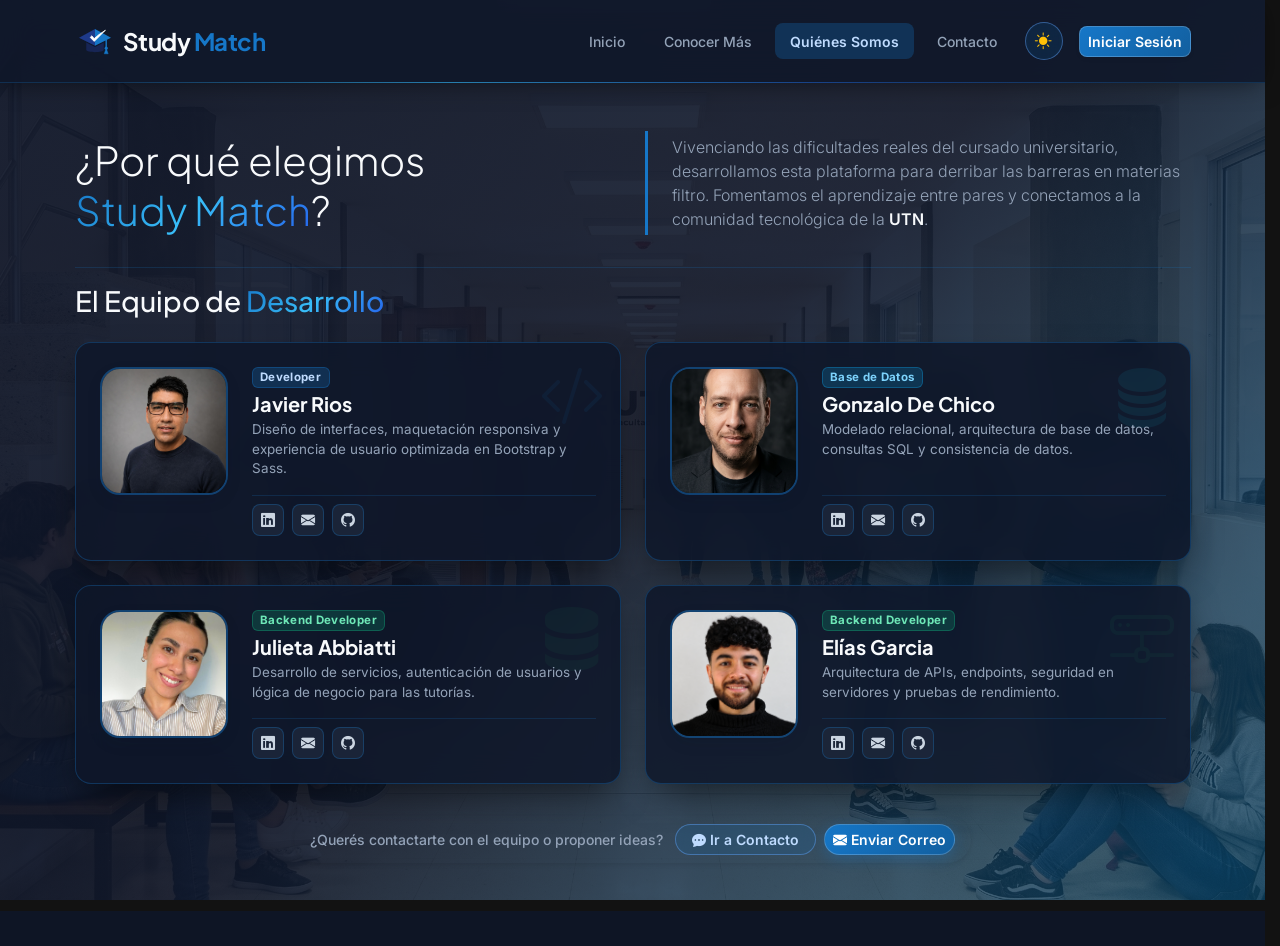
<file: public/quienessomos.html>
<!DOCTYPE html>
<html lang="es" data-bs-theme="dark">
<head>
  <meta charset="UTF-8">
  <meta name="viewport" content="width=device-width, initial-scale=1.0">
  <title>Study Match • Quiénes Somos | UTN Regional Haedo</title>
  <meta name="description" content="Conocé al equipo de desarrollo de Study Match: estudiantes de la Tecnicatura Universitaria en Programación de la UTN Regional Haedo.">
  
  <!-- Script de sincronización inmediata para evitar parpadeos de tema -->
  <script>
    (function() {
      var t = localStorage.getItem('study_match_theme') || 'dark';
      document.documentElement.setAttribute('data-bs-theme', t);
    })();
  </script>

  <!-- Google Fonts: Plus Jakarta Sans (Headings) & Inter (UI/Body) -->
  <link rel="preconnect" href="https://fonts.googleapis.com">
  <link rel="preconnect" href="https://fonts.gstatic.com" crossorigin>
  <link href="https://fonts.googleapis.com/css2?family=Inter:wght@400;500;600;700&family=Plus+Jakarta+Sans:wght@500;600;700;800;900&display=swap" rel="stylesheet">
  
  <!-- Bootstrap 5.3 CSS (CDN Oficial) -->
  <link href="https://cdn.jsdelivr.net/npm/bootstrap@5.3.3/dist/css/bootstrap.min.css" rel="stylesheet">

  <!-- Bootstrap Icons -->
  <link rel="stylesheet" href="https://cdn.jsdelivr.net/npm/bootstrap-icons@1.11.3/font/bootstrap-icons.min.css">

  <!-- Estilos Personalizados Study Match -->
  <link rel="stylesheet" href="css/global.css?v=20261105_velo4">
  <link rel="stylesheet" href="css/quienessomos.css">
</head>
<body class="page-quienessomos d-flex flex-column min-vh-100 justify-content-between">

  <!-- ==========================================================================
     BARRA DE NAVEGACIÓN CON ESTILO GLASSMORPHISM
     ========================================================================== -->
  <header class="header-nav">
    <nav class="navbar navbar-expand-lg navbar-glass py-3">
      <div class="container-xl">
        <!-- Logo Oficial Study Match -->
        <a class="navbar-brand d-flex align-items-center gap-2 text-decoration-none" href="../index.php">
          <svg class="logo-svg" width="40" height="40" viewBox="0 0 100 100" fill="none" xmlns="http://www.w3.org/2000/svg">
            <!-- Base inferior del birrete (Azul UTN) -->
            <path d="M28 54 V72 C28 80 72 80 72 72 V54 L50 65 Z" fill="#172554"/>
            <!-- Mitad izquierda del birrete (Azul oscuro) -->
            <polygon points="50,20 10,42 50,62" fill="#1e3a8a"/>
            <!-- Mitad derecha del birrete (Violeta de marca) -->
            <polygon points="50,20 90,42 50,62" class="logo-birrete-derecha" />
            <!-- Borla colgante derecha (Violeta de marca) -->
            <line x1="78" y1="48" x2="78" y2="70" stroke="#1677c8" stroke-width="3.5" stroke-linecap="round" class="logo-borla" />
            <circle cx="78" cy="68" r="3.5" class="logo-borla" />
            <polygon points="78,68 73,82 83,82" class="logo-borla" />
            <!-- Tilde blanca de OK / Match integrada -->
            <path d="M38 41 L48 51 L76 23 L60 34 L48 44 L42 37 Z" fill="#ffffff" stroke="#ffffff" stroke-linejoin="round" stroke-width="2"/>
          </svg>
          <span class="brand-title fw-bold fs-4 text-dark lh-1 mb-0">
            Study <span class="text-primary">Match</span>
          </span>
        </a>

        <!-- Botón Hamburguesa para Mobile -->
        <button class="navbar-toggler border-0 shadow-none" type="button" data-bs-toggle="collapse" data-bs-target="#navbarContent" aria-controls="navbarContent" aria-expanded="false" aria-label="Abrir navegación">
          <span class="navbar-toggler-icon"></span>
        </button>

        <!-- Enlaces de Navegación -->
        <div class="collapse navbar-collapse" id="navbarContent">
          <ul class="navbar-nav ms-auto align-items-lg-center gap-1 gap-lg-2 mt-2 mt-lg-0 fw-medium small">
            <li class="nav-item">
              <a class="nav-link text-secondary" href="../index.php">Inicio</a>
            </li>
            <li class="nav-item">
              <a class="nav-link text-secondary" href="conoce.html">Conocer Más</a>
            </li>
            <li class="nav-item">
              <a class="nav-link active text-primary fw-semibold" aria-current="page" href="quienessomos.html">Quiénes Somos</a>
            </li>
            <li class="nav-item">
              <a class="nav-link text-secondary" href="contacto.html">Contacto</a>
            </li>
            <li class="nav-item ms-lg-1">
              <button class="btn btn-outline-brand btn-sm p-1.5 px-2.5 rounded-pill theme-toggle-btn d-inline-flex align-items-center gap-1.5" type="button" aria-label="Cambiar tema claro/oscuro" title="Cambiar tema">
                <i class="theme-icon bi bi-sun-fill text-warning"></i>
                <span class="d-lg-none small">Modo Claro/Oscuro</span>
              </button>
            </li>
            <li class="nav-item ms-lg-2">
              <a class="btn btn-primary btn-sm px-3.5 py-1.5 rounded-3 fw-semibold shadow-sm" href="../index.php">
                Iniciar Sesión
              </a>
            </li>
          </ul>
        </div>
      </div>
    </nav>
  </header>

  <!-- ==========================================================================
     CONTENIDO PRINCIPAL: ¿POR QUÉ ELEGIMOS STUDY MATCH? Y EQUIPO DE DESARROLLO
     ========================================================================== -->
  <main class="flex-grow-1 d-flex align-items-center py-4 py-lg-5">
    <div class="container-xl">
      
      <!-- Encabezado en 2 Columnas Asimétricas (Split Header) -->
      <div class="row align-items-end g-4 mb-4 pb-2">
        <!-- Columna Izquierda: Badge + H1 -->
        <div class="col-lg-6">
  
          <h1 class="display-6 fw-extrabold text-dark mb-0 lh-sm">
            ¿Por qué elegimos <span class="text-gradient">Study Match</span>?
          </h1>
        </div>

        <!-- Columna Derecha: Párrafo con Barra de Acento Violeta -->
        <div class="col-lg-6">
          <div class="border-start border-3 border-primary ps-3 ps-md-4 py-1">
            <p class="text-secondary mb-0 lead fs-6 lh-base" style="max-width: 560px;">
              Vivenciando las dificultades reales del cursado universitario, desarrollamos esta plataforma para derribar las barreras en materias filtro. Fomentamos el aprendizaje entre pares y conectamos a la comunidad tecnológica de la <strong class="text-dark fw-semibold">UTN</strong>.
            </p>
          </div>
        </div>
      </div>

      <!-- Título de Sección del Equipo -->
      <div class="d-flex flex-wrap align-items-center justify-content-between gap-3 my-4 pt-3 border-top">
        <div>
      
          <h2 class="h3 fw-extrabold text-dark mb-0">
            El Equipo de <span class="text-gradient">Desarrollo</span>
          </h2>
        </div>
       
      </div>

      <!-- Contenedor del Equipo: Tarjetas Horizontales Proporcionales y Alineadas -->
      <div class="row g-4 align-items-stretch">
        
        <!-- Miembro 1: Rios Javier (Developer) -->
        <div class="col-lg-6">
          <div class="card h-100 border-0 glass-card member-card-horizontal p-3 p-sm-4 rounded-4 position-relative overflow-hidden border-primary-subtle">
            <!-- Marca de agua tecnológica sutil de fondo -->
            <div class="position-absolute top-0 end-0 p-3 member-watermark-icon">
              <i class="bi bi-code-slash display-3 text-primary"></i>
            </div>
            
            <div class="d-flex flex-column flex-sm-row align-items-center align-items-sm-start gap-3 gap-sm-4 position-relative z-1 h-100">
              <!-- Avatar / Foto -->
              <div class="position-relative flex-shrink-0 text-center">
                <img src="img/javier.jfif" alt="Rios Javier" class="member-avatar-img">
              </div>

              <!-- Información y Contactos del Miembro -->
              <div class="flex-grow-1 text-center text-sm-start d-flex flex-column justify-content-between h-100">
                <div>
                  <div class="d-flex flex-wrap align-items-center justify-content-center justify-content-sm-start mb-1">
                    <span class="badge badge-soft-primary fw-bold px-2.5 py-1 rounded-2" style="font-size: 0.72rem; letter-spacing: 0.03em;">
                      Developer
                    </span>
                  </div>
                  <h3 class="h5 fw-bold text-dark mb-1">Javier Rios</h3>
                  <p class="text-secondary small mb-3" style="font-size: 0.84rem; line-height: 1.45;">
                    Diseño de interfaces, maquetación responsiva y experiencia de usuario optimizada en Bootstrap y Sass.
                  </p>
                </div>

                <!-- Botones de Contacto Interactivos -->
                <div class="d-flex align-items-center justify-content-center justify-content-sm-start gap-2 pt-2 border-top">
                  <a href="https://www.linkedin.com" target="_blank" rel="noopener noreferrer" class="btn-social-icon social-linkedin" title="LinkedIn: Rios Javier" aria-label="LinkedIn">
                    <i class="bi bi-linkedin"></i>
                  </a>
                  <a href="mailto:jrios@frh.utn.edu.ar" class="btn-social-icon social-email" title="Enviar Email" aria-label="Email">
                    <i class="bi bi-envelope-fill"></i>
                  </a>
                  <a href="https://github.com" target="_blank" rel="noopener noreferrer" class="btn-social-icon social-github" title="GitHub" aria-label="GitHub">
                    <i class="bi bi-github"></i>
                  </a>
                </div>
              </div>
            </div>
          </div>
        </div>

        <!-- Miembro 2: [Nombre Compa 2] (Base de Datos) -->
        <div class="col-lg-6">
          <div class="card h-100 border-0 glass-card member-card-horizontal p-3 p-sm-4 rounded-4 position-relative overflow-hidden">
            <!-- Marca de agua tecnológica sutil de fondo -->
            <div class="position-absolute top-0 end-0 p-3 member-watermark-icon">
              <i class="bi bi-database-fill display-3 text-info"></i>
            </div>
            
            <div class="d-flex flex-column flex-sm-row align-items-center align-items-sm-start gap-3 gap-sm-4 position-relative z-1 h-100">
              <!-- Avatar / Foto -->
              <div class="position-relative flex-shrink-0 text-center">
                <img src="img/gonza.jpg" alt="Gonzalo De Chico" class="member-avatar-img">
              </div>

              <!-- Información y Contactos del Miembro -->
              <div class="flex-grow-1 text-center text-sm-start d-flex flex-column justify-content-between h-100">
                <div>
                  <div class="d-flex flex-wrap align-items-center justify-content-center justify-content-sm-start mb-1">
                    <span class="badge badge-soft-info fw-bold px-2.5 py-1 rounded-2" style="font-size: 0.72rem; letter-spacing: 0.03em;">
                      Base de Datos
                    </span>
                  </div>
                  <h3 class="h5 fw-bold text-dark mb-1">Gonzalo De Chico</h3>
                  <p class="text-secondary small mb-3" style="font-size: 0.84rem; line-height: 1.45;">
                    Modelado relacional, arquitectura de base de datos, consultas SQL y consistencia de datos.
                  </p>
                </div>

                <!-- Botones de Contacto Interactivos -->
                <div class="d-flex align-items-center justify-content-center justify-content-sm-start gap-2 pt-2 border-top">
                  <a href="https://www.linkedin.com" target="_blank" rel="noopener noreferrer" class="btn-social-icon social-linkedin" title="LinkedIn" aria-label="LinkedIn">
                    <i class="bi bi-linkedin"></i>
                  </a>
                  <a href="mailto:backend@frh.utn.edu.ar" class="btn-social-icon social-email" title="Enviar Email" aria-label="Email">
                    <i class="bi bi-envelope-fill"></i>
                  </a>
                  <a href="https://github.com" target="_blank" rel="noopener noreferrer" class="btn-social-icon social-github" title="GitHub" aria-label="GitHub">
                    <i class="bi bi-github"></i>
                  </a>
                </div>
              </div>
            </div>
          </div>
        </div>

        <!-- Miembro 3: [Nombre Compa 3] (Backend) -->
        <div class="col-lg-6">
          <div class="card h-100 border-0 glass-card member-card-horizontal p-3 p-sm-4 rounded-4 position-relative overflow-hidden">
            <!-- Marca de agua tecnológica sutil de fondo -->
            <div class="position-absolute top-0 end-0 p-3 member-watermark-icon">
              <i class="bi bi-server display-3 text-success"></i>
            </div>
            
            <div class="d-flex flex-column flex-sm-row align-items-center align-items-sm-start gap-3 gap-sm-4 position-relative z-1 h-100">
              <!-- Avatar / Foto -->
              <div class="position-relative flex-shrink-0 text-center">
                <img src="img/juli.jpeg  " alt="[Nombre Compa 3]" class="member-avatar-img">
              </div>

              <!-- Información y Contactos del Miembro -->
              <div class="flex-grow-1 text-center text-sm-start d-flex flex-column justify-content-between h-100">
                <div>
                  <div class="d-flex flex-wrap align-items-center justify-content-center justify-content-sm-start mb-1">
                    <span class="badge badge-soft-success fw-bold px-2.5 py-1 rounded-2" style="font-size: 0.72rem; letter-spacing: 0.03em;">
                      Backend Developer
                    </span>
                  </div>
                  <h3 class="h5 fw-bold text-dark mb-1">Julieta Abbiatti</h3>
                  <p class="text-secondary small mb-3" style="font-size: 0.84rem; line-height: 1.45;">
                    Desarrollo de servicios, autenticación de usuarios y lógica de negocio para las tutorías.
                  </p>
                </div>

                <!-- Botones de Contacto Interactivos -->
                <div class="d-flex align-items-center justify-content-center justify-content-sm-start gap-2 pt-2 border-top">
                  <a href="https://www.linkedin.com/in/julieta-rocio-abbiatti" target="_blank" rel="noopener noreferrer" class="btn-social-icon social-linkedin" title="LinkedIn: Julieta Abbiati" aria-label="LinkedIn">
                    <i class="bi bi-linkedin"></i>
                  </a>
                  <a href="mailto:julietaabbiatti6@gmail.com" class="btn-social-icon social-email" title="Enviar Email" aria-label="Email">
                    <i class="bi bi-envelope-fill"></i>
                  </a>
                  <a href="https://github.com/julietaabbiatti" target="_blank" rel="noopener noreferrer" class="btn-social-icon social-github" title="GitHub" aria-label="GitHub">
                    <i class="bi bi-github"></i>
                  </a>
                </div>
              </div>
            </div>
          </div>
        </div>

        <!-- Miembro 4: [Nombre Compa 4] (Backend) -->
        <div class="col-lg-6">
          <div class="card h-100 border-0 glass-card member-card-horizontal p-3 p-sm-4 rounded-4 position-relative overflow-hidden">
            <!-- Marca de agua tecnológica sutil de fondo -->
            <div class="position-absolute top-0 end-0 p-3 member-watermark-icon">
              <i class="bi bi-hdd-network display-3 text-success"></i>
            </div>
            
            <div class="d-flex flex-column flex-sm-row align-items-center align-items-sm-start gap-3 gap-sm-4 position-relative z-1 h-100">
              <!-- Avatar / Foto -->
              <div class="position-relative flex-shrink-0 text-center">
                <img src="img/elias.jpeg" alt="Elías Garcia" class="member-avatar-img">
              </div>

              <!-- Información y Contactos del Miembro -->
              <div class="flex-grow-1 text-center text-sm-start d-flex flex-column justify-content-between h-100">
                <div>
                  <div class="d-flex flex-wrap align-items-center justify-content-center justify-content-sm-start mb-1">
                    <span class="badge badge-soft-success fw-bold px-2.5 py-1 rounded-2" style="font-size: 0.72rem; letter-spacing: 0.03em;">
                      Backend Developer
                    </span>
                  </div>
                  <h3 class="h5 fw-bold text-dark mb-1">Elías Garcia</h3>
                  <p class="text-secondary small mb-3" style="font-size: 0.84rem; line-height: 1.45;">
                    Arquitectura de APIs, endpoints, seguridad en servidores y pruebas de rendimiento.
                  </p>
                </div>

                <!-- Botones de Contacto Interactivos -->
                <div class="d-flex align-items-center justify-content-center justify-content-sm-start gap-2 pt-2 border-top">
                  <a href="https://www.linkedin.com" target="_blank" rel="noopener noreferrer" class="btn-social-icon social-linkedin" title="LinkedIn" aria-label="LinkedIn">
                    <i class="bi bi-linkedin"></i>
                  </a>
                  <a href="mailto:qa@frh.utn.edu.ar" class="btn-social-icon social-email" title="Enviar Email" aria-label="Email">
                    <i class="bi bi-envelope-fill"></i>
                  </a>
                  <a href="https://github.com" target="_blank" rel="noopener noreferrer" class="btn-social-icon social-github" title="GitHub" aria-label="GitHub">
                    <i class="bi bi-github"></i>
                  </a>
                </div>
              </div>
            </div>
          </div>
        </div>

      </div>

      <!-- Barra de Contacto Directo Institucional -->
      <div class="text-center mt-4 pt-2">
        <div class="d-inline-flex flex-wrap align-items-center justify-content-center gap-2 p-2 px-3 rounded-pill glass-card shadow-sm">
          <span class="text-secondary small fw-medium me-1">¿Querés contactarte con el equipo o proponer ideas?</span>
          <a href="contacto.html" class="btn btn-outline-brand btn-sm px-3 py-1.5 rounded-pill fw-semibold d-inline-flex align-items-center gap-1">
            <i class="bi bi-chat-dots-fill"></i> Ir a Contacto
          </a>
          <a href="mailto:contacto@studymatch.utn.edu.ar" class="btn btn-primary btn-sm px-3.5 py-1.5 rounded-pill fw-semibold d-inline-flex align-items-center gap-1">
            <i class="bi bi-envelope-fill"></i> Enviar Correo
          </a>
        </div>
      </div>

    </div>
  </main>

  <!-- ==========================================================================
     PIE DE PÁGINA OFICIAL DE LA APLICACIÓN (FOOTER)
     ========================================================================== -->
  <footer class="app-footer py-2 border-top">
    <div class="container-xl d-flex flex-column flex-md-row justify-content-between align-items-center gap-2 text-secondary text-xs">
      <div class="d-flex align-items-center gap-2">
        <span class="fw-bold text-dark">Study Match</span>
        <span class="text-muted">•</span>
        <span>© 2026 Prototipo Oficial • Universidad Tecnológica Nacional (FRH)</span>
      </div>
      <div class="d-flex align-items-center gap-3">
        <a href="conoce.html" class="footer-link text-decoration-none text-secondary">Conocer Más</a>
        <a href="quienessomos.html" class="footer-link text-decoration-none text-primary fw-medium">Quiénes Somos</a>
        <a href="contacto.html" class="footer-link text-decoration-none text-secondary">Contacto</a>
        <a href="https://discord.com" target="_blank" rel="noopener noreferrer" class="footer-link text-decoration-none text-primary fw-medium d-inline-flex align-items-center gap-1">
          <i class="bi bi-discord"></i> Discord UTN
        </a>
      </div>
    </div>
  </footer>

  <!-- Bootstrap 5.3 JS Bundle -->
  <script src="https://cdn.jsdelivr.net/npm/bootstrap@5.3.3/dist/js/bootstrap.bundle.min.js"></script>
  <!-- Script Principal y Selector de Tema (Modo Tradicional) -->
  <script src="js/main.js"></script>
</body>
</html>
</file>
<file: css/global.css>
@charset "UTF-8";

/* ==========================================================================
   STUDY MATCH • Estilos Globales y Compartidos (global.css)
   Incluye: Variables, Tipografía, Estructura, Navbar, Botones y Footer
   Universidad Tecnológica Nacional (FRH)
   ========================================================================== */

/* --------------------------------------------------------------------------
   1. VARIABLES DE MARCA Y CONFIGURACIÓN (:root)
   -------------------------------------------------------------------------- */
:root {
  --bs-font-sans-serif: 'Inter', -apple-system, BlinkMacSystemFont, "Segoe UI", Roboto, sans-serif;
  --bs-font-heading: 'Plus Jakarta Sans', -apple-system, BlinkMacSystemFont, "Segoe UI", Roboto, sans-serif;
  
  /* Paleta azul y celeste de Study Match */
  --bs-primary: #1677c8;
  --bs-primary-rgb: 22, 119, 200;
  --bs-primary-hover: #125f9f;

}

/* --------------------------------------------------------------------------
   2. TIPOGRAFÍA Y UTILIDADES GLOBALES
   -------------------------------------------------------------------------- */
h1, h2, h3, h4, h5, h6,
.brand-title,
.stat-number,
.hero-title,
.hero-subtitle {
  font-family: var(--bs-font-heading);
}

.text-xs {
  font-size: 0.76rem !important;
}

.text-primary {
  color: var(--bs-primary) !important;
}

.text-gradient {
  background: linear-gradient(135deg, #1677c8 0%, #38bdf8 50%, #2563eb 100%);
  -webkit-background-clip: text;
  -webkit-text-fill-color: transparent;
  display: inline-block;
}

/* --------------------------------------------------------------------------
   3. ESTRUCTURA Y FONDOS BASE
   -------------------------------------------------------------------------- */
html {
  height: 100%;
}

body {
  font-family: var(--bs-font-sans-serif);
  background-color: #0f172a;
  background: 
    linear-gradient(135deg, rgba(255, 255, 255, 0.88) 0%, rgba(248, 250, 252, 0.82) 40%, rgba(224, 242, 254, 0.86) 100%),
    url('../img/alumnos_utn.png') no-repeat center 28% / cover fixed;
  color: #1e293b;
  min-height: 100vh;
  display: flex;
  flex-direction: column;
  justify-content: space-between;
}

@media (min-width: 992px) {
  body.page-home {
    height: 100vh;
    max-height: 100vh;
    overflow: hidden;
  }
}

@media (max-width: 991.98px) {
  body {
    height: auto;
    overflow-y: auto;
  }
}

body.page-quienessomos,
body.page-programming {
  background: 
    linear-gradient(135deg, rgba(255, 255, 255, 0.90) 0%, rgba(248, 250, 252, 0.85) 40%, rgba(224, 242, 254, 0.88) 100%),
    url('../img/bg-programming.jpg') no-repeat center center / cover fixed;
}

/* Insignia UTN compartida */
.badge-utn {
  background: rgba(22, 119, 200, 0.07);
  color: #1677c8;
  font-family: var(--bs-font-heading);
  font-weight: 600;
  font-size: 0.8rem;
  border: 1px solid rgba(22, 119, 200, 0.2);
  letter-spacing: 0.01em;
  box-shadow: 0 2px 8px rgba(22, 119, 200, 0.06);
  backdrop-filter: blur(8px);
  transition: all 0.2s ease;
}

/* --------------------------------------------------------------------------
   4. BARRA DE NAVEGACIÓN (NAVBAR & HEADER)
   -------------------------------------------------------------------------- */
.header-nav {
  flex-shrink: 0;
  z-index: 1030;
}

.navbar-glass {
  background: rgba(255, 255, 255, 0.85) !important;
  backdrop-filter: blur(16px);
  -webkit-backdrop-filter: blur(16px);
  box-shadow: 0 4px 20px -4px rgba(15, 23, 42, 0.04);
  position: relative;
  border-bottom: 1px solid rgba(22, 119, 200, 0.08) !important;
  transition: background-color 0.3s ease, border-color 0.3s ease, box-shadow 0.3s ease;
}

.navbar-glass::after {
  content: '';
  position: absolute;
  bottom: -1px;
  left: 8%;
  width: 84%;
  height: 1px;
  background: linear-gradient(to right, transparent, rgba(56, 189, 248, 0.55), rgba(37, 99, 235, 0.35), transparent);
}

.brand-title {
  letter-spacing: -0.02em;
}

.navbar .nav-link {
  padding: 0.45rem 0.95rem !important;
  border-radius: 8px;
  color: #475569;
  font-weight: 500;
  transition: all 0.2s cubic-bezier(0.16, 1, 0.3, 1);
}

.navbar .nav-link:hover {
  color: var(--bs-primary) !important;
  background-color: rgba(22, 119, 200, 0.06);
}

.navbar .nav-link.active {
  color: var(--bs-primary) !important;
  background-color: rgba(22, 119, 200, 0.1);
  font-weight: 600;
}

.navbar-toggler {
  padding: 0.4rem 0.55rem;
  border-radius: 8px;
  transition: all 0.2s ease;
}

.navbar-toggler:focus {
  box-shadow: 0 0 0 3px rgba(22, 119, 200, 0.25) !important;
}

@media (max-width: 991.98px) {
  .navbar-collapse {
    padding-top: 0.5rem;
    padding-bottom: 0.5rem;
  }
}

/* Logo SVG */
.logo-svg {
  transition: transform 0.25s cubic-bezier(0.16, 1, 0.3, 1);
}
.logo-svg:hover {
  transform: scale(1.06);
}
.logo-birrete-derecha {
  fill: var(--bs-primary) !important;
}
.logo-borla {
  stroke: var(--bs-primary) !important;
  fill: var(--bs-primary) !important;
}

/* Botón Interruptor de Modo Oscuro / Claro */
.theme-toggle-btn {
  display: inline-flex;
  align-items: center;
  justify-content: center;
  width: 38px;
  height: 38px;
  border-radius: 50rem;
  border: 1px solid rgba(22, 119, 200, 0.25);
  background: rgba(22, 119, 200, 0.06);
  color: #125f9f;
  cursor: pointer;
  transition: all 0.25s cubic-bezier(0.16, 1, 0.3, 1);
}

.theme-toggle-btn:hover {
  background: rgba(22, 119, 200, 0.15);
  border-color: rgba(22, 119, 200, 0.45);
  color: #0c4a6e;
  transform: rotate(15deg) scale(1.05);
}

.theme-toggle-btn .theme-icon {
  font-size: 1.05rem;
  line-height: 1;
  transition: transform 0.35s ease;
}

/* --------------------------------------------------------------------------
   5. BOTONES Y ACCIONES
   -------------------------------------------------------------------------- */
.btn-primary {
  background: linear-gradient(135deg, #1677c8 0%, #125f9f 100%);
  border: 1px solid rgba(255, 255, 255, 0.2);
  color: #ffffff !important;
  box-shadow: 0 4px 14px 0 rgba(22, 119, 200, 0.32);
  transition: all 0.25s cubic-bezier(0.16, 1, 0.3, 1);
  text-decoration: none;
}

.btn-primary:hover {
  background: linear-gradient(135deg, #125f9f 0%, #0c4a6e 100%);
  border-color: rgba(255, 255, 255, 0.3);
  box-shadow: 0 8px 24px 0 rgba(22, 119, 200, 0.45);
  transform: translateY(-1.5px);
  color: #ffffff !important;
}

.btn-primary:active {
  transform: translateY(0);
  box-shadow: 0 2px 8px 0 rgba(22, 119, 200, 0.3);
}

.btn-primary:focus-visible {
  outline: none;
  box-shadow: 0 0 0 3px rgba(22, 119, 200, 0.35);
}

.btn-outline-brand {
  background: rgba(255, 255, 255, 0.7);
  backdrop-filter: blur(10px);
  -webkit-backdrop-filter: blur(10px);
  border: 1.5px solid rgba(22, 119, 200, 0.28);
  color: #125f9f;
  transition: all 0.25s cubic-bezier(0.16, 1, 0.3, 1);
  text-decoration: none;
}

.btn-outline-brand:hover {
  background: rgba(22, 119, 200, 0.08);
  border-color: #1677c8;
  color: #1677c8;
  box-shadow: 0 6px 18px rgba(22, 119, 200, 0.15);
  transform: translateY(-1.5px);
}

.btn-outline-brand:active {
  transform: translateY(0);
}

.btn-outline-brand:focus-visible {
  outline: none;
  box-shadow: 0 0 0 3px rgba(22, 119, 200, 0.25);
}

.btn-outline-primary {
  color: var(--bs-primary);
  border-color: rgba(22, 119, 200, 0.35);
  background-color: transparent;
  transition: all 0.25s cubic-bezier(0.16, 1, 0.3, 1);
}
.btn-outline-primary:hover {
  background-color: rgba(22, 119, 200, 0.08);
  border-color: var(--bs-primary);
  color: var(--bs-primary);
  transform: translateY(-1.5px);
  box-shadow: 0 4px 12px rgba(22, 119, 200, 0.14);
}

/* --------------------------------------------------------------------------
   6. PIE DE PÁGINA (FOOTER)
   -------------------------------------------------------------------------- */
.app-footer {
  flex-shrink: 0;
  background: rgba(255, 255, 255, 0.65);
  backdrop-filter: blur(12px);
  -webkit-backdrop-filter: blur(12px);
  border-top: 1px solid rgba(226, 232, 240, 0.8) !important;
  font-size: 0.76rem;
  z-index: 10;
  transition: background 0.3s ease, border-color 0.3s ease, color 0.3s ease;
}

.footer-glass {
  background: rgba(255, 255, 255, 0.85) !important;
  backdrop-filter: blur(10px);
  -webkit-backdrop-filter: blur(10px);
  border-top: 1px solid rgba(226, 232, 240, 0.8) !important;
}

.footer-link {
  transition: color 0.2s ease;
}
.footer-link:hover {
  color: var(--bs-primary) !important;
}

/* --------------------------------------------------------------------------
   7. MODO OSCURO PARA ELEMENTOS GLOBALES
   -------------------------------------------------------------------------- */
[data-bs-theme="dark"] body {
  background-color: #090d16;
  background: 
    linear-gradient(135deg, rgba(15, 23, 42, 0.94) 0%, rgba(15, 23, 42, 0.90) 50%, rgba(12, 74, 110, 0.72) 100%),
    url('../img/alumnos_utn.png') no-repeat center 28% / cover fixed;
  color: #e2e8f0;
}

[data-bs-theme="dark"] body.page-quienessomos,
[data-bs-theme="dark"] body.page-programming {
  background: 
    linear-gradient(135deg, rgba(15, 23, 42, 0.94) 0%, rgba(15, 23, 42, 0.90) 50%, rgba(12, 74, 110, 0.72) 100%),
    url('../img/bg-programming.jpg') no-repeat center center / cover fixed;
}

[data-bs-theme="dark"] h1,
[data-bs-theme="dark"] h2,
[data-bs-theme="dark"] h3,
[data-bs-theme="dark"] h4,
[data-bs-theme="dark"] h5,
[data-bs-theme="dark"] h6,
[data-bs-theme="dark"] .text-dark,
[data-bs-theme="dark"] .hero-title,
[data-bs-theme="dark"] .brand-title {
  color: #f8fafc !important;
}

[data-bs-theme="dark"] .text-secondary {
  color: #94a3b8 !important;
}

[data-bs-theme="dark"] .border-top {
  border-color: rgba(22, 119, 200, 0.2) !important;
}

[data-bs-theme="dark"] .badge-utn {
  background: rgba(22, 119, 200, 0.18) !important;
  color: #bfdbfe !important;
  border-color: rgba(22, 119, 200, 0.38) !important;
}

[data-bs-theme="dark"] .navbar-glass {
  background: rgba(15, 23, 42, 0.88) !important;
  border-bottom: 1px solid rgba(22, 119, 200, 0.25) !important;
  box-shadow: 0 4px 25px -4px rgba(0, 0, 0, 0.5);
}

[data-bs-theme="dark"] .navbar-glass .nav-link {
  color: #94a3b8 !important;
}
[data-bs-theme="dark"] .navbar-glass .nav-link:hover {
  color: #bfdbfe !important;
  background-color: rgba(22, 119, 200, 0.16);
}
[data-bs-theme="dark"] .navbar-glass .nav-link.active {
  color: #bfdbfe !important;
  background-color: rgba(22, 119, 200, 0.28);
}
[data-bs-theme="dark"] .navbar-glass .navbar-toggler {
  filter: invert(1);
}

[data-bs-theme="dark"] .theme-toggle-btn {
  border-color: rgba(22, 119, 200, 0.45) !important;
  background: rgba(22, 119, 200, 0.2) !important;
  color: #facc15 !important;
}

[data-bs-theme="dark"] .theme-toggle-btn:hover {
  background: rgba(22, 119, 200, 0.35) !important;
  border-color: #60a5fa !important;
  color: #fef08a !important;
  box-shadow: 0 0 16px rgba(250, 204, 21, 0.28);
}

[data-bs-theme="dark"] .btn-outline-brand {
  background: rgba(22, 119, 200, 0.16) !important;
  border-color: rgba(96, 165, 250, 0.45) !important;
  color: #bfdbfe !important;
}

[data-bs-theme="dark"] .btn-outline-brand:hover {
  background: rgba(22, 119, 200, 0.35) !important;
  border-color: #60a5fa !important;
  color: #ffffff !important;
}

[data-bs-theme="dark"] .app-footer,
[data-bs-theme="dark"] .footer-glass {
  background: rgba(15, 23, 42, 0.85) !important;
  border-top: 1px solid rgba(22, 119, 200, 0.22) !important;
  color: #94a3b8 !important;
}

[data-bs-theme="dark"] .app-footer .footer-link,
[data-bs-theme="dark"] .footer-glass .footer-link {
  color: #94a3b8 !important;
}

[data-bs-theme="dark"] .app-footer .footer-link:hover,
[data-bs-theme="dark"] .footer-glass .footer-link:hover {
  color: #bfdbfe !important;
}

/* Transiciones Suaves Globales */
html, body, .navbar-glass, .app-footer {
  transition: background 0.3s ease, background-color 0.3s ease, border-color 0.3s ease, color 0.3s ease, box-shadow 0.3s ease;
}
</file>
<file: css/forms.css>
@charset "UTF-8";

/* ==========================================================================
   STUDY MATCH • Estilos de Formularios (Login, Registro y Campos) (forms.css)
   ========================================================================== */

/* 1. Tarjeta Autenticación / Login */
.auth-card-container {
  position: relative;
}

.auth-card {
  background: rgba(255, 255, 255, 0.88);
  backdrop-filter: blur(20px);
  -webkit-backdrop-filter: blur(20px);
  border: 1px solid rgba(255, 255, 255, 0.95);
  box-shadow: 0 16px 36px -12px rgba(22, 119, 200, 0.14), 0 0 0 1px rgba(22, 119, 200, 0.05);
  border-radius: 20px;
  position: relative;
  z-index: 1;
  transition: background 0.3s ease, border-color 0.3s ease, box-shadow 0.3s ease;
}

.auth-link {
  transition: color 0.2s ease;
}
.auth-link:hover {
  color: var(--bs-primary-hover) !important;
  text-decoration: underline !important;
}

/* 2. Controles de Formulario */
.auth-card .form-control,
.auth-card .form-select,
.auth-card .input-group-text {
  border-color: rgba(203, 213, 225, 0.75);
  border-radius: 8px;
  font-size: 0.86rem;
  transition: all 0.2s ease;
}

.auth-card .form-control:focus,
.auth-card .form-select:focus {
  border-color: var(--bs-primary);
  box-shadow: 0 0 0 3px rgba(22, 119, 200, 0.15);
}

.auth-card .form-check-input:checked {
  background-color: var(--bs-primary);
  border-color: var(--bs-primary);
}

/* 3. Inputs Personalizados con Ícono Integrado (.input-group-custom) */
.input-group-custom .input-group-text {
  background-color: #f8fafc;
  border-color: #cbd5e1;
  color: #64748b;
  border-top-left-radius: 10px;
  border-bottom-left-radius: 10px;
  transition: border-color 0.2s ease, color 0.2s ease, background-color 0.2s ease;
}

.input-group-custom .form-control {
  border-color: #cbd5e1;
  border-top-right-radius: 10px;
  border-bottom-right-radius: 10px;
  font-size: 0.95rem;
  transition: border-color 0.2s ease, box-shadow 0.2s ease, background-color 0.2s ease;
}

.input-group-custom:focus-within .input-group-text {
  border-color: var(--bs-primary);
  color: var(--bs-primary);
  background-color: #ffffff;
}

.input-group-custom:focus-within .form-control {
  border-color: var(--bs-primary);
  box-shadow: 0 0 0 4px rgba(22, 119, 200, 0.15);
}

/* 4. Resplandor Ambiental (Ambient Glow) */
.ambient-glow {
  position: absolute;
  top: 50%;
  left: 50%;
  width: 115%;
  height: 115%;
  transform: translate(-50%, -50%);
  background: radial-gradient(circle, rgba(22, 119, 200, 0.18) 0%, rgba(56, 189, 248, 0.10) 35%, rgba(248, 250, 252, 0) 70%);
  filter: blur(45px);
  pointer-events: none;
  z-index: 0;
}

/* 5. Contenedor de Fondos Hero / Registro */
.hero-bg-container {
  position: absolute;
  inset: 0;
  z-index: 0;
  pointer-events: none;
  user-select: none;
  overflow: hidden;
}

.hero-bg-img {
  width: 100%;
  height: 100%;
  object-fit: cover;
  object-position: center 30%;
  opacity: 0.75;
  filter: brightness(1.05) contrast(1.05);
}

.hero-overlay-horizontal {
  position: absolute;
  inset: 0;
  background: linear-gradient(to right, rgba(248, 250, 252, 0.96) 0%, rgba(248, 250, 252, 0.65) 50%, rgba(248, 250, 252, 0.35) 100%);
}

.hero-overlay-vertical {
  position: absolute;
  inset: 0;
  background: linear-gradient(to bottom, rgba(255, 255, 255, 0.85) 0%, transparent 40%, transparent 70%, rgba(248, 250, 252, 0.85) 100%);
}

/* 6. Modo Oscuro Formularios */
[data-bs-theme="dark"] .auth-card {
  background: rgba(15, 23, 42, 0.85) !important;
  border: 1px solid rgba(22, 119, 200, 0.35) !important;
  box-shadow: 0 20px 45px -12px rgba(0, 0, 0, 0.7), 0 0 35px rgba(22, 119, 200, 0.18) !important;
}

[data-bs-theme="dark"] .auth-card .form-control,
[data-bs-theme="dark"] .auth-card .form-select,
[data-bs-theme="dark"] .auth-card .input-group-text {
  background-color: rgba(30, 41, 59, 0.85) !important;
  border-color: rgba(100, 116, 139, 0.45) !important;
  color: #ffffff !important;
}

[data-bs-theme="dark"] .auth-card .form-control::placeholder {
  color: #64748b !important;
}

[data-bs-theme="dark"] .auth-card .form-control:focus {
  border-color: #60a5fa !important;
  box-shadow: 0 0 0 3px rgba(22, 119, 200, 0.35) !important;
}

[data-bs-theme="dark"] .auth-card .form-label {
  color: #cbd5e1 !important;
}

[data-bs-theme="dark"] .auth-card .form-check-input {
  background-color: rgba(30, 41, 59, 0.85);
  border-color: rgba(100, 116, 139, 0.5);
}
[data-bs-theme="dark"] .auth-card .form-check-input:checked {
  background-color: #1677c8;
  border-color: #1677c8;
}

[data-bs-theme="dark"] .input-group-custom .input-group-text {
  background-color: #1e293b;
  border-color: #334155;
  color: #94a3b8;
}

[data-bs-theme="dark"] .input-group-custom .form-control {
  background-color: rgba(15, 23, 42, 0.7);
  border-color: #334155;
  color: #f8fafc;
}

[data-bs-theme="dark"] .input-group-custom .form-control::placeholder {
  color: #64748b;
}

[data-bs-theme="dark"] .input-group-custom:focus-within .input-group-text {
  background-color: #0f172a;
  border-color: #60a5fa;
  color: #bfdbfe;
}

[data-bs-theme="dark"] .input-group-custom:focus-within .form-control {
  background-color: #0f172a;
  border-color: #60a5fa;
  box-shadow: 0 0 0 4px rgba(22, 119, 200, 0.25);
}

[data-bs-theme="dark"] .ambient-glow {
  background: radial-gradient(circle, rgba(22, 119, 200, 0.3) 0%, rgba(56, 189, 248, 0.2) 40%, rgba(11, 15, 25, 0) 70%);
}

[data-bs-theme="dark"] .hero-bg-img {
  opacity: 0.35;
  filter: brightness(0.7) contrast(1.2);
}

[data-bs-theme="dark"] .hero-overlay-horizontal {
  background: linear-gradient(to right, rgba(11, 15, 25, 0.98) 0%, rgba(11, 15, 25, 0.85) 50%, rgba(11, 15, 25, 0.6) 100%);
}

[data-bs-theme="dark"] .hero-overlay-vertical {
  background: linear-gradient(to bottom, rgba(11, 15, 25, 0.9) 0%, transparent 40%, transparent 70%, rgba(11, 15, 25, 0.95) 100%);
}
</file>
<file: css/home.css>
@charset "UTF-8";

/* ==========================================================================
   STUDY MATCH • Estilos de Página de Inicio / Hero (home.css)
   ========================================================================== */

/* 1. Hero Section Layout */
.hero-wrapper {
  flex: 1 1 auto;
  position: relative;
  display: flex;
  align-items: center;
}

.hero-title {
  font-weight: 800;
  letter-spacing: -0.035em;
  line-height: 1.15;
  color: #0f172a;
  font-size: clamp(1.85rem, 3.2vw, 2.75rem);
}

.hero-title .hero-sep {
  font-weight: 300;
  opacity: 0.4;
  margin: 0 0.15rem;
}

.hero-subtitle {
  font-weight: 600;
  color: #334155;
  letter-spacing: -0.015em;
  line-height: 1.35;
  font-size: clamp(1rem, 1.4vw, 1.25rem);
}

.hero-description {
  font-size: clamp(0.86rem, 1vw, 0.95rem);
  line-height: 1.55;
  color: #1f262f;
  max-width: 550px;
  margin-inline: auto;
}

/* 2. Tarjeta de Métricas */
.stats-card {
  background: linear-gradient(135deg, rgba(255, 255, 255, 0.88) 0%, rgba(224, 242, 254, 0.82) 50%, rgba(219, 234, 254, 0.88) 100%);
  backdrop-filter: blur(18px);
  -webkit-backdrop-filter: blur(18px);
  border: 1px solid rgba(22, 119, 200, 0.22);
  box-shadow: 0 10px 25px -6px rgba(22, 119, 200, 0.14), 0 2px 8px rgba(15, 23, 42, 0.04);
  max-width: 530px;
  transition: background 0.3s ease, border-color 0.3s ease, box-shadow 0.3s ease;
}

.stat-item {
  padding: 0.5rem 1rem;
  text-align: center;
}

.stat-number {
  font-weight: 800;
  font-size: clamp(1.25rem, 1.8vw, 1.55rem);
  letter-spacing: -0.03em;
  line-height: 1.1;
  text-align: center;
  background: linear-gradient(135deg, #1677c8 0%, #38bdf8 100%);
  -webkit-background-clip: text;
  -webkit-text-fill-color: transparent;
}

.stat-discord {
  background: linear-gradient(135deg, #2563eb 0%, #38bdf8 100%);
  -webkit-background-clip: text;
  -webkit-text-fill-color: transparent;
}

.stat-label {
  font-size: 0.74rem;
  color: #475569;
  font-weight: 600;
  margin-top: 0.15rem;
  display: flex;
  align-items: center;
  justify-content: center;
  gap: 0.3rem;
  text-align: center;
}

@media (min-width: 768px) {
  .stat-label {
    font-size: 0.8rem;
  }
  .border-start-item {
    border-left: 1px solid rgba(22, 119, 200, 0.16);
  }
}

/* 3. Glow Decorativo */
.hero-glow-blob {
  position: absolute;
  width: 280px;
  height: 280px;
  top: 50%;
  left: 50%;
  transform: translate(-50%, -50%);
  background: radial-gradient(circle, rgba(22, 119, 200, 0.2) 0%, rgba(56, 189, 248, 0.12) 45%, transparent 70%);
  filter: blur(35px);
  pointer-events: none;
  z-index: 0;
}

/* 4. Modo Oscuro Home */
[data-bs-theme="dark"] .hero-subtitle {
  color: #cbd5e1 !important;
}

[data-bs-theme="dark"] .hero-description {
  color: #94a3b8 !important;
}

[data-bs-theme="dark"] .stats-card {
  background: linear-gradient(135deg, rgba(15, 23, 42, 0.90) 0%, rgba(12, 74, 110, 0.85) 50%, rgba(15, 23, 42, 0.92) 100%) !important;
  border: 1px solid rgba(22, 119, 200, 0.35) !important;
  box-shadow: 0 16px 36px -10px rgba(0, 0, 0, 0.55), 0 0 25px rgba(22, 119, 200, 0.15) !important;
}

[data-bs-theme="dark"] .stats-card .stat-label {
  color: #94a3b8 !important;
}

[data-bs-theme="dark"] .stats-card .border-start-item {
  border-left-color: rgba(22, 119, 200, 0.25) !important;
}
</file>
<file: css/dashboard.css>
@charset "UTF-8";

/* ==========================================================================
   STUDY MATCH • Panel de Usuario / Dashboard (dashboard.css)
   Sistema de Transición Dual: Azul (Alumno) + Verde (Tutor)
   Universidad Tecnológica Nacional (FRH)
   ========================================================================== */

/* --------------------------------------------------------------------------
   1. VARIABLES DE MARCA Y ROLES
   -------------------------------------------------------------------------- */
:root {
  --font-primary: 'Inter', -apple-system, BlinkMacSystemFont, "Segoe UI", Roboto, sans-serif;
  
  --brand-blue: #1677c8;
  --brand-blue-glow: rgba(22, 119, 200, 0.25);

  /* Rol Alumno: Azul Académico UTN */
  --role-alumno: #2563eb;
  --role-alumno-hover: #1d4ed8;
  --role-alumno-bg: #eff6ff;
  --role-alumno-badge: #dbeafe;
  --role-alumno-glow: rgba(37, 99, 235, 0.2);

  /* Rol Tutor: Verde Esmeralda Pro */
  --role-tutor: #10b981;
  --role-tutor-hover: #059669;
  --role-tutor-bg: #ecfdf5;
  --role-tutor-badge: #d1fae5;
  --role-tutor-glow: rgba(16, 185, 129, 0.2);

  /* Fondo de App SaaS Limpio (Sin imágenes de fondo) */
  --bg-dashboard: #f8fafc;
  --card-bg: #ffffff;
  --border-color: #e2e8f0;
  --text-main: #0f172a;
  --text-muted: #64748b;
}

/* --------------------------------------------------------------------------
   2. ESTRUCTURA BASE
   -------------------------------------------------------------------------- */
html, body {
  height: 100%;
  margin: 0;
  padding: 0;
}

body.dashboard-body {
  font-family: var(--font-primary);
  background-color: var(--bg-dashboard) !important;
  background-image: none !important;
  color: var(--text-main);
  display: flex !important;
  flex-direction: row !important;
  min-height: 100vh;
  overflow-x: hidden;
  transition: background-color 0.3s ease;
  -webkit-font-smoothing: antialiased;
  -moz-osx-font-smoothing: grayscale;
}

/* --------------------------------------------------------------------------
   3. SIDEBAR LATERAL DINÁMICO (100% FIJO E INAMOVIBLE)
   -------------------------------------------------------------------------- */
.sidebar {
  width: 270px;
  height: 100vh !important;
  max-height: 100vh !important;
  background-color: #ffffff;
  border-right: 1px solid var(--border-color);
  transition: width 0.25s cubic-bezier(0.16, 1, 0.3, 1), padding 0.25s ease;
  z-index: 1040;
  flex-shrink: 0;
  position: fixed !important;
  top: 0 !important;
  left: 0 !important;
  bottom: 0 !important;
  overflow-y: auto;
  overflow-x: hidden;
}

/* Estado Contraído */
.sidebar.collapsed {
  width: 82px;
  padding-left: 0.75rem !important;
  padding-right: 0.75rem !important;
}

.sidebar.collapsed .sidebar-text,
.sidebar.collapsed .logo-text,
.sidebar.collapsed .sidebar-hide-collapsed {
  display: none !important;
}

.sidebar.collapsed .sidebar-link {
  justify-content: center;
  padding: 0.75rem 0.5rem;
  font-size: 1.2rem;
}

.sidebar.collapsed .sidebar-link i {
  font-size: 1.3rem;
  margin: 0;
}

.sidebar.collapsed .logo-container {
  justify-content: center !important;
  padding: 0 !important;
}

/* Logo SVG en Sidebar */
.logo-svg {
  transition: transform 0.25s ease;
}
.logo-svg:hover {
  transform: scale(1.08);
}
/* Enlaces del Sidebar (Base) */
.sidebar-link {
  color: #475569;
  padding: 0.7rem 1rem;
  border-radius: 0.65rem;
  display: flex;
  align-items: center;
  gap: 0.85rem;
  text-decoration: none;
  font-weight: 500;
  font-size: 0.92rem;
  transition: all 0.22s cubic-bezier(0.16, 1, 0.3, 1);
  border-left: 3px solid transparent;
}

/* Estado Activo en Modo Alumno (Azul) */
[data-role="alumno"] .sidebar-link.active {
  background-color: var(--role-alumno-bg);
  color: var(--role-alumno);
  border-left-color: var(--role-alumno);
  font-weight: 600;
}

[data-role="alumno"] .sidebar-link:hover:not(.active) {
  background-color: #f1f5f9;
  color: var(--role-alumno);
  transform: translateX(2px);
}

[data-role="alumno"] .badge-role-counter {
  background-color: var(--role-alumno) !important;
  color: #ffffff;
}

/* Estado Activo en Modo Tutor (Verde) */
[data-role="tutor"] .sidebar-link.active {
  background-color: var(--role-tutor-bg);
  color: var(--role-tutor-hover);
  border-left-color: var(--role-tutor);
  font-weight: 600;
}

[data-role="tutor"] .sidebar-link:hover:not(.active) {
  background-color: #f1f5f9;
  color: var(--role-tutor-hover);
  transform: translateX(2px);
}

[data-role="tutor"] .badge-role-counter {
  background-color: var(--role-tutor) !important;
  color: #ffffff;
}

.sidebar.collapsed .sidebar-link:hover {
  transform: none;
}

/* Tarjeta de usuario en el pie del sidebar */
.user-sidebar-card {
  background-color: #f8fafc;
  border: 1px solid var(--border-color);
  border-radius: 0.85rem;
  transition: all 0.22s ease;
  cursor: pointer;
}

[data-role="alumno"] .user-sidebar-card:hover {
  border-color: rgba(37, 99, 235, 0.4);
  background-color: #f0f7ff;
}

[data-role="tutor"] .user-sidebar-card:hover {
  border-color: rgba(16, 185, 129, 0.4);
  background-color: #f0fdf4;
}

/* --------------------------------------------------------------------------
   4. TOPBAR Y SWITCH DE ROL (INTERACTIVO CON ANIMACIONES)
   -------------------------------------------------------------------------- */
.dashboard-main-wrapper {
  margin-left: 270px !important;
  width: calc(100% - 270px) !important;
  min-height: 100vh;
  display: flex;
  flex-direction: column;
  background-color: var(--bg-dashboard);
  transition: margin-left 0.25s cubic-bezier(0.16, 1, 0.3, 1), width 0.25s cubic-bezier(0.16, 1, 0.3, 1);
}

.sidebar.collapsed ~ .dashboard-main-wrapper,
body.sidebar-is-collapsed .dashboard-main-wrapper {
  margin-left: 82px !important;
  width: calc(100% - 82px) !important;
}

@media (max-width: 991.98px) {
  .sidebar {
    transform: translateX(-100%);
    transition: transform 0.3s ease;
  }
  .sidebar.mobile-open {
    transform: translateX(0);
  }
  .dashboard-main-wrapper {
    margin-left: 0 !important;
    width: 100% !important;
  }
}

.topbar-header {
  background: rgba(255, 255, 255, 0.95);
  backdrop-filter: blur(14px);
  -webkit-backdrop-filter: blur(14px);
  border-bottom: 1px solid var(--border-color);
  z-index: 1020;
  position: sticky;
  top: 0;
  transition: border-color 0.3s ease;
}

/* Switch contenedor de rol */
.role-switch-container {
  background-color: #f1f5f9;
  border: 1px solid #e2e8f0;
  padding: 0.3rem 0.6rem;
  border-radius: 50rem;
  transition: all 0.25s ease;
}

.role-badge-btn {
  font-size: 0.78rem;
  font-weight: 700;
  padding: 0.25rem 0.6rem;
  border-radius: 50rem;
  transition: all 0.25s cubic-bezier(0.16, 1, 0.3, 1);
  display: inline-flex;
  align-items: center;
  gap: 0.35rem;
  cursor: pointer;
  user-select: none;
}

/* Punto indicador de rol */
.role-dot {
  width: 7px;
  height: 7px;
  border-radius: 50%;
  display: inline-block;
  transition: all 0.25s ease;
}

/* Estado Alumno Activo */
[data-role="alumno"] #label-alumno {
  background-color: #ffffff;
  color: var(--role-alumno) !important;
  box-shadow: 0 2px 6px rgba(37, 99, 235, 0.15);
}

[data-role="alumno"] #label-alumno .role-dot {
  background-color: var(--role-alumno);
  box-shadow: 0 0 0 2px rgba(37, 99, 235, 0.25);
}

[data-role="alumno"] #label-tutor {
  color: #64748b;
  opacity: 0.7;
}

[data-role="alumno"] #label-tutor .role-dot {
  background-color: #94a3b8;
}

/* Estado Tutor Activo */
[data-role="tutor"] #label-tutor {
  background-color: #ffffff;
  color: var(--role-tutor-hover) !important;
  box-shadow: 0 2px 6px rgba(16, 185, 129, 0.2);
}

[data-role="tutor"] #label-tutor .role-dot {
  background-color: var(--role-tutor);
  animation: pulseTutor 2s infinite ease-in-out;
}

@keyframes pulseTutor {
  0%, 100% { transform: scale(1); box-shadow: 0 0 0 2px rgba(16, 185, 129, 0.3); }
  50% { transform: scale(1.2); box-shadow: 0 0 0 5px rgba(16, 185, 129, 0.12); }
}

[data-role="tutor"] #label-alumno {
  color: #64748b;
  opacity: 0.7;
}

[data-role="tutor"] #label-alumno .role-dot {
  background-color: #94a3b8;
}

/* Input switch */
.form-switch .form-check-input {
  width: 2.6rem;
  height: 1.35rem;
  cursor: pointer;
  transition: all 0.25s ease;
}

.form-switch .form-check-input:checked {
  background-color: var(--role-tutor);
  border-color: var(--role-tutor);
}

/* --------------------------------------------------------------------------
   5. CONTENIDO CON ANIMACIÓN FADE-IN
   -------------------------------------------------------------------------- */
.view-fade {
  animation: viewFadeIn 0.3s cubic-bezier(0.16, 1, 0.3, 1) forwards;
}

@keyframes viewFadeIn {
  from {
    opacity: 0;
    transform: translateY(6px);
  }
  to {
    opacity: 1;
    transform: translateY(0);
  }
}

/* Badge de modo superior en el contenido */
.mode-indicator-pill {
  font-size: 0.72rem;
  font-weight: 800;
  letter-spacing: 0.06em;
  text-transform: uppercase;
  padding: 0.25rem 0.65rem;
  border-radius: 50rem;
  display: inline-flex;
  align-items: center;
  gap: 0.35rem;
}

[data-role="alumno"] .mode-indicator-pill {
  background-color: var(--role-alumno-badge);
  color: var(--role-alumno);
}

[data-role="tutor"] .mode-indicator-pill {
  background-color: var(--role-tutor-badge);
  color: var(--role-tutor-hover);
}

/* --------------------------------------------------------------------------
   6. BOTONES DE ACCIÓN SEGÚN EL ROL
   -------------------------------------------------------------------------- */
.btn-role-action {
  color: #ffffff !important;
  font-weight: 600;
  border: none;
  box-shadow: 0 4px 12px rgba(15, 23, 42, 0.1);
  transition: all 0.22s ease;
}

[data-role="alumno"] .btn-role-action {
  background: linear-gradient(135deg, #2563eb 0%, #1d4ed8 100%);
  box-shadow: 0 4px 12px var(--role-alumno-glow);
}

[data-role="alumno"] .btn-role-action:hover {
  background: linear-gradient(135deg, #1d4ed8 0%, #172554 100%);
  transform: translateY(-1.5px);
  box-shadow: 0 6px 16px rgba(37, 99, 235, 0.35);
}

[data-role="tutor"] .btn-role-action {
  background: linear-gradient(135deg, #10b981 0%, #059669 100%);
  box-shadow: 0 4px 12px var(--role-tutor-glow);
}

[data-role="tutor"] .btn-role-action:hover {
  background: linear-gradient(135deg, #059669 0%, #047857 100%);
  transform: translateY(-1.5px);
  box-shadow: 0 6px 16px rgba(16, 185, 129, 0.35);
}

/* Botones de filtros */
.filter-btn {
  border-radius: 2rem;
  font-size: 0.85rem;
  font-weight: 500;
  padding: 0.45rem 1.15rem;
  transition: all 0.2s ease;
}

[data-role="alumno"] .filter-btn.active {
  background: linear-gradient(135deg, #2563eb 0%, #1d4ed8 100%);
  color: #ffffff !important;
  border-color: #2563eb !important;
}

/* Tarjetas */
.tutor-card, .metric-card {
  background-color: var(--card-bg);
  border: 1px solid var(--border-color);
  border-radius: 1.25rem;
  box-shadow: 0 4px 6px -1px rgba(0, 0, 0, 0.02);
  transition: transform 0.22s cubic-bezier(0.16, 1, 0.3, 1), box-shadow 0.22s ease, border-color 0.22s ease;
}

[data-role="alumno"] .tutor-card:hover {
  transform: translateY(-4px);
  box-shadow: 0 16px 24px -6px rgba(15, 23, 42, 0.08), 0 0 16px var(--role-alumno-glow);
  border-color: rgba(37, 99, 235, 0.35);
}

[data-role="tutor"] .metric-card:hover {
  transform: translateY(-3px);
  box-shadow: 0 14px 20px -6px rgba(15, 23, 42, 0.06), 0 0 16px var(--role-tutor-glow);
  border-color: rgba(16, 185, 129, 0.35);
}

/* --------------------------------------------------------------------------
   7. AVATARES
   -------------------------------------------------------------------------- */
.avatar-user-display {
  width: 40px;
  height: 40px;
  border-radius: 50%;
  font-weight: 700;
  display: flex;
  align-items: center;
  justify-content: center;
  font-size: 0.9rem;
  flex-shrink: 0;
  background-size: cover;
  background-position: center;
  border: 2px solid #ffffff;
  box-shadow: 0 2px 4px rgba(0, 0, 0, 0.06);
  transition: all 0.3s ease;
}

[data-role="alumno"] .avatar-user-display {
  background: linear-gradient(135deg, #dbeafe 0%, #bfdbfe 100%);
  color: #1d4ed8;
}

[data-role="tutor"] .avatar-user-display {
  background: linear-gradient(135deg, #d1fae5 0%, #a7f3d0 100%);
  color: #065f46;
}

.avatar-circle {
  width: 44px;
  height: 44px;
  border-radius: 50%;
  background: linear-gradient(135deg, #f1f5f9 0%, #e2e8f0 100%);
  display: flex;
  align-items: center;
  justify-content: center;
  font-weight: 700;
  color: #334155;
  font-size: 0.85rem;
  border: 2px solid #ffffff;
  box-shadow: 0 2px 5px rgba(0, 0, 0, 0.05);
}

.preview-avatar-box {
  width: 100px;
  height: 100px;
  margin: 0 auto;
  border-radius: 50%;
  background: linear-gradient(135deg, #e0f2fe 0%, #bae6fd 100%);
  color: var(--brand-blue);
  font-size: 2rem;
  font-weight: 800;
  display: flex;
  align-items: center;
  justify-content: center;
  border: 3px solid #ffffff;
  box-shadow: 0 4px 10px rgba(0, 0, 0, 0.08);
  background-size: cover;
  background-position: center;
}

.preset-avatar {
  width: 52px;
  height: 52px;
  display: block;
  border-radius: 50%;
  object-fit: cover;
  cursor: pointer;
  transition: transform 0.2s ease, outline-color 0.2s ease, box-shadow 0.2s ease;
}

.preset-avatar:hover {
  transform: scale(1.1);
  outline: 2px solid var(--brand-blue);
  outline-offset: 1px;
}

.preset-avatar.selected {
  outline: 2px solid var(--brand-blue);
  outline-offset: 1px;
  box-shadow: 0 0 0 3px var(--brand-blue-glow);
}

/* --------------------------------------------------------------------------
   8. MODO OSCURO
   -------------------------------------------------------------------------- */
[data-bs-theme="dark"] body.dashboard-body {
  background-color: #0b0f19 !important;
  color: #f1f5f9;
}

[data-bs-theme="dark"] .dashboard-main-wrapper {
  background-color: #0b0f19 !important;
}

[data-bs-theme="dark"] .sidebar {
  background-color: #0f172a;
  border-right-color: rgba(255, 255, 255, 0.08);
}

[data-bs-theme="dark"] .sidebar-link {
  color: #94a3b8;
}

[data-bs-theme="dark"][data-role="alumno"] .sidebar-link.active {
  background-color: rgba(37, 99, 235, 0.2);
  color: #60a5fa;
  border-left-color: #60a5fa;
}

[data-bs-theme="dark"][data-role="tutor"] .sidebar-link.active {
  background-color: rgba(16, 185, 129, 0.2);
  color: #6ee7b7;
  border-left-color: #10b981;
}

[data-bs-theme="dark"] .topbar-header {
  background: rgba(15, 23, 42, 0.94);
  border-bottom-color: rgba(255, 255, 255, 0.08);
}

[data-bs-theme="dark"] .role-switch-container {
  background-color: rgba(30, 41, 59, 0.85);
  border-color: rgba(255, 255, 255, 0.08);
}

[data-bs-theme="dark"][data-role="alumno"] #label-alumno {
  background-color: #1e293b;
  color: #93c5fd !important;
}

[data-bs-theme="dark"][data-role="tutor"] #label-tutor {
  background-color: #1e293b;
  color: #6ee7b7 !important;
}

[data-bs-theme="dark"] .tutor-card,
[data-bs-theme="dark"] .metric-card {
  background-color: #1e293b;
  border-color: rgba(255, 255, 255, 0.08);
}

[data-bs-theme="dark"] .modal-content {
  background-color: #0f172a;
  border-color: rgba(255, 255, 255, 0.1);
  color: #f8fafc;
}

[data-bs-theme="dark"] .modal-footer {
  background-color: #1e293b !important;
  border-top-color: rgba(255, 255, 255, 0.08) !important;
}

[data-bs-theme="dark"] .dropdown-menu {
  background-color: #1e293b;
  border-color: rgba(255, 255, 255, 0.1);
}

[data-bs-theme="dark"] .dropdown-item {
  color: #cbd5e1;
}

[data-bs-theme="dark"] .dropdown-item:hover {
  background-color: #334155;
  color: #ffffff;
}

[data-bs-theme="dark"] .form-control {
  background-color: rgba(30, 41, 59, 0.85);
  border-color: rgba(100, 116, 139, 0.45);
  color: #ffffff;
}

.profile-field-readonly,
.profile-field-readonly:hover,
.profile-field-readonly:focus {
  background-color: #e2e8f0 !important;
  border-color: #cbd5e1 !important;
  color: #64748b !important;
  box-shadow: none !important;
  cursor: default;
  opacity: 1;
  transition: none !important;
}

/* --------------------------------------------------------------------------
   9. OVERLAY DE TRANSICIÓN SUAVE ENTRE ROLES (DESENFOQUE SUTIL Y NÍTIDO)
   -------------------------------------------------------------------------- */
.role-transition-overlay {
  position: fixed;
  inset: 0;
  background-color: rgba(15, 23, 42, 0.18);
  backdrop-filter: blur(3px);
  -webkit-backdrop-filter: blur(3px);
  z-index: 99999;
  display: flex;
  align-items: center;
  justify-content: center;
  opacity: 0;
  pointer-events: none;
  transition: opacity 0.2s ease;
}

.role-transition-overlay.active {
  opacity: 1;
  pointer-events: all;
}

.role-transition-card {
  max-width: 360px;
  width: 88%;
  background: #ffffff;
  border: 1px solid #cbd5e1;
  border-radius: 1.25rem;
  box-shadow: 0 20px 35px -8px rgba(15, 23, 42, 0.2), 0 0 0 1px rgba(0, 0, 0, 0.04);
  transform: scale(0.96) translateY(6px);
  transition: transform 0.25s cubic-bezier(0.16, 1, 0.3, 1);
}

.role-transition-overlay.active .role-transition-card {
  transform: scale(1) translateY(0);
}

.page-fading-out {
  opacity: 0.85 !important;
  transition: opacity 0.25s ease;
}

[data-bs-theme="dark"] .role-transition-overlay {
  background-color: rgba(11, 15, 25, 0.45);
}

[data-bs-theme="dark"] .role-transition-card {
  background: #1e293b;
  border-color: rgba(255, 255, 255, 0.15);
  box-shadow: 0 25px 50px -12px rgba(0, 0, 0, 0.6);
}

/* ==========================================================================
   VISTAS NUEVAS: FEED DE DESCUBRIMIENTO Y BÚSQUEDA HÍBRIDA DE TUTORES
   ========================================================================== */

.pulse-live-dot {
  width: 8px;
  height: 8px;
  border-radius: 50%;
  background-color: #ef4444;
  display: inline-block;
  box-shadow: 0 0 0 0 rgba(239, 68, 68, 0.7);
  animation: pulse-red 1.6s infinite;
}

@keyframes pulse-red {
  0% {
    transform: scale(0.95);
    box-shadow: 0 0 0 0 rgba(239, 68, 68, 0.7);
  }
  70% {
    transform: scale(1);
    box-shadow: 0 0 0 6px rgba(239, 68, 68, 0);
  }
  100% {
    transform: scale(0.95);
    box-shadow: 0 0 0 0 rgba(239, 68, 68, 0);
  }
}

/* 3. Panel de Búsqueda Híbrida */
.search-hybrid-card {
  background: #ffffff;
  border: 1px solid #e2e8f0;
  border-radius: 1.25rem;
  box-shadow: 0 10px 25px -5px rgba(15, 23, 42, 0.06);
}

.search-hybrid-card .form-control,
.search-hybrid-card .form-select,
.search-hybrid-card .form-control:hover,
.search-hybrid-card .form-select:hover,
.search-hybrid-card .form-control:focus,
.search-hybrid-card .form-select:focus {
  transition: none !important;
  animation: none !important;
}

.search-hybrid-card .input-group {
  height: 40px;
}

.search-hybrid-card .input-group > .form-control,
.search-hybrid-card .input-group > .input-group-text,
.search-hybrid-card .form-select,
.search-hybrid-card .btn {
  height: 40px;
  font-size: 1rem;
}

.search-hybrid-card .input-group > .form-control,
.search-hybrid-card .input-group > .input-group-text {
  line-height: 1.5;
}

.search-hybrid-card .form-control:focus,
.search-hybrid-card .form-select:focus {
  border-color: #94a3b8;
  box-shadow: 0 0 0 0.2rem rgba(100, 116, 139, 0.15);
}

.search-hybrid-card .btn {
  display: inline-flex;
  align-items: center;
  justify-content: center;
  white-space: nowrap;
}

.badge-filter-pill {
  border: 1.5px solid #cbd5e1;
  background-color: #ffffff;
  color: #475569;
  font-weight: 500;
  font-size: 0.85rem;
  padding: 0.45rem 1rem;
  border-radius: 9999px;
  display: inline-flex;
  align-items: center;
  gap: 0.35rem;
  cursor: pointer;
  transition: all 0.2s ease;
  user-select: none;
}

.badge-filter-pill:hover {
  background-color: #f1f5f9;
  border-color: #94a3b8;
  color: #1e293b;
  transform: translateY(-1px);
}

.badge-filter-pill.active {
  background-color: #2563eb;
  border-color: #2563eb;
  color: #ffffff;
  box-shadow: 0 4px 12px rgba(37, 99, 235, 0.3);
}

/* 4. Tarjetas de Tutores en Vista de Búsqueda */
.tutor-result-card {
  background: #ffffff;
  border: 1.5px solid #e2e8f0;
  border-radius: 1.15rem;
  transition: all 0.25s cubic-bezier(0.16, 1, 0.3, 1);
  box-shadow: 0 4px 14px rgba(15, 23, 42, 0.04);
}

.tutor-result-card:hover {
  transform: translateY(-4px);
  border-color: #2563eb;
  box-shadow: 0 16px 32px -8px rgba(37, 99, 235, 0.18);
}

.avatar-with-status {
  position: relative;
  display: inline-block;
}

.status-online-dot {
  position: absolute;
  bottom: 0;
  right: 0;
  width: 13px;
  height: 13px;
  background-color: #10b981;
  border: 2px solid #ffffff;
  border-radius: 50%;
}

.status-away-dot {
  position: absolute;
  bottom: 0;
  right: 0;
  width: 13px;
  height: 13px;
  background-color: #f59e0b;
  border: 2px solid #ffffff;
  border-radius: 50%;
}

/* 5. Banner de Bienvenida Simple y Prolijo */
.welcome-banner-card {
  position: relative;
  overflow: hidden;
  border-radius: 1.25rem;
  background: linear-gradient(135deg, #0f172a 0%, #0c4a6e 60%, #075985 100%) !important;
  border: 1px solid rgba(56, 189, 248, 0.25) !important;
  box-shadow: 0 4px 20px -2px rgba(15, 23, 42, 0.08);
  transition: box-shadow 0.25s ease;
}

.welcome-banner-card:hover {
  box-shadow: 0 8px 26px -4px rgba(22, 119, 200, 0.16);
}

/* 6. Espaciado Generoso entre Encabezados de Sección y Tarjetas */
.section-heading-spacing {
  margin-bottom: 2rem !important;
}

/* 7. Tarjetas de Salas Públicas (Diseño Limpio) */
.public-room-card {
  background: #ffffff;
  border: 1.5px solid #e2e8f0;
  border-radius: 1.15rem;
  transition: all 0.25s cubic-bezier(0.16, 1, 0.3, 1);
  box-shadow: 0 4px 14px rgba(15, 23, 42, 0.04);
}

.public-room-card:hover {
  transform: translateY(-4px);
  border-color: #1677c8;
  box-shadow: 0 16px 32px -8px rgba(22, 119, 200, 0.2);
}

/* Botón Discord Oficial */
.btn-discord {
  background-color: #2563eb !important;
  color: #ffffff !important;
  border: 1px solid #2563eb !important;
  transition: all 0.22s cubic-bezier(0.16, 1, 0.3, 1);
  box-shadow: 0 4px 12px rgba(37, 99, 235, 0.28);
}

.btn-discord:hover {
  background-color: #1d4ed8 !important;
  border-color: #1d4ed8 !important;
  color: #ffffff !important;
  transform: translateY(-2px);
  box-shadow: 0 8px 20px rgba(37, 99, 235, 0.4);
}

.btn-discord:active {
  transform: translateY(0);
}
</file>
<file: css/conoce.css>
@charset "UTF-8";

/* ==========================================================================
   STUDY MATCH • Estilos de Conocer Más / Funcionalidades (conoce.css)
   ========================================================================== */

/* 1. Tarjetas Informativas Glassmorphism con Animaciones */
.glass-card {
  background: rgba(255, 255, 255, 0.88);
  backdrop-filter: blur(16px);
  -webkit-backdrop-filter: blur(16px);
  border: 1px solid rgba(255, 255, 255, 0.95) !important;
  box-shadow: 0 10px 30px -10px rgba(22, 119, 200, 0.12), 0 2px 8px rgba(15, 23, 42, 0.04);
  transition: transform 0.28s cubic-bezier(0.16, 1, 0.3, 1), box-shadow 0.28s ease, border-color 0.28s ease, background-color 0.3s ease;
}

.glass-card .card-img-top img {
  transition: transform 0.5s cubic-bezier(0.16, 1, 0.3, 1), opacity 0.3s ease;
}

.glass-card:hover {
  transform: translateY(-5px);
  box-shadow: 0 20px 42px -12px rgba(22, 119, 200, 0.22), 0 4px 14px rgba(15, 23, 42, 0.06);
  border-color: rgba(22, 119, 200, 0.35) !important;
}

.glass-card:hover .card-img-top img {
  transform: scale(1.06);
  opacity: 0.9 !important;
}

/* 2. Modo Oscuro Conocer Más */
[data-bs-theme="dark"] .glass-card {
  background: rgba(15, 23, 42, 0.84) !important;
  border: 1px solid rgba(22, 119, 200, 0.32) !important;
  box-shadow: 0 16px 36px -10px rgba(0, 0, 0, 0.55), 0 0 22px rgba(22, 119, 200, 0.12) !important;
}

[data-bs-theme="dark"] .glass-card .card-img-top {
  background-color: #0b1120 !important;
}

[data-bs-theme="dark"] .glass-card .badge.bg-white {
  background-color: rgba(30, 41, 59, 0.9) !important;
  color: #f8fafc !important;
  border: 1px solid rgba(22, 119, 200, 0.35) !important;
}

[data-bs-theme="dark"] .glass-card:hover {
  border-color: rgba(96, 165, 250, 0.55) !important;
  box-shadow: 0 20px 42px -10px rgba(0, 0, 0, 0.68), 0 0 28px rgba(22, 119, 200, 0.25) !important;
}
</file>
<file: css/contacto.css>
@charset "UTF-8";

/* ==========================================================================
   STUDY MATCH • Estilos de Contacto (contacto.css)
   Universidad Tecnológica Nacional (FRH)
   ========================================================================== */

/* 1. Fondo de la página */
body.page-contacto {
  background: #f1f7fc;
  color: #1e293b;
  min-height: 100vh;
}

[data-bs-theme="dark"] body.page-contacto {
  background: #101b2a;
  color: #e2e8f0;
}

/* 2. Formulario de contacto */
.contact-main .container-xl {
  max-width: 1120px;
}

.contact-form-card {
  background: linear-gradient(145deg, #ffffff 0%, #f5faff 100%) !important;
  border: 1px solid #d6e8f5 !important;
  border-radius: 20px;
  box-shadow: 0 12px 32px rgba(32, 91, 128, 0.09);
}

.contact-heading-icon {
  width: 42px;
  height: 42px;
  border-radius: 12px;
  display: inline-flex;
  align-items: center;
  justify-content: center;
  background: #e6f4fb;
  color: #1677a8;
  font-size: 1.1rem;
}

.contact-form-card .border-bottom,
.contact-form-card .border-top {
  border-color: #dcebf5 !important;
}

.institutional-contact {
  width: 100%;
  background: linear-gradient(145deg, #f8fcff 0%, #eaf6fc 100%);
  border: 1px solid #d6e8f5;
  border-radius: 18px;
  box-shadow: 0 8px 24px rgba(32, 91, 128, 0.07);
  color: #475569;
}

.institutional-email {
  padding: 0.75rem 0.85rem;
  background: #ffffff;
  border: 1px solid #d6e8f5;
  border-radius: 12px;
}

.institutional-email a {
  color: #176f9c;
  overflow-wrap: anywhere;
}

.institutional-contact .btn-outline-primary {
  color: #176f9c;
  border-color: #9dc9dd;
}

.institutional-contact .btn-outline-primary:hover {
  color: #ffffff;
  background: #247fa8;
  border-color: #247fa8;
}

.contact-form-card .form-label {
  font-size: 0.88rem;
  font-weight: 600;
  margin-bottom: 0.4rem;
}

.contact-form-card .form-control,
.contact-form-card .input-group-text {
  font-size: 0.94rem;
  border-color: #d4e3ed;
}

.contact-form-card .input-group-text {
  background: #f0f8fc;
  color: #4384a5;
}

.contact-form-card .form-control:focus {
  border-color: #72b8d7;
  box-shadow: 0 0 0 0.2rem rgba(83, 169, 207, 0.16);
}

.contact-form-card .btn-secondary {
  background: #247fa8;
  border-color: #247fa8;
  color: #ffffff;
}

.contact-form-card .btn-secondary:hover {
  background: #1d6b91;
  border-color: #1d6b91;
}

/* 5. Modo Oscuro */
[data-bs-theme="dark"] .contact-form-card {
  background: linear-gradient(145deg, #1b2b3d 0%, #1a3043 100%) !important;
  border-color: #31516a !important;
  box-shadow: 0 12px 32px rgba(0, 0, 0, 0.2);
}

[data-bs-theme="dark"] .institutional-contact {
  background: linear-gradient(145deg, #1b2b3d 0%, #1a3043 100%);
  border-color: #31516a;
  color: #cbd5e1;
}

[data-bs-theme="dark"] .contact-heading-icon {
  background: #24465c;
  color: #8ed3f0;
}

[data-bs-theme="dark"] .contact-form-card .text-dark,
[data-bs-theme="dark"] .institutional-contact .text-dark {
  color: #e6f4fb !important;
}

[data-bs-theme="dark"] .institutional-email {
  background: #142638;
  border-color: #31516a;
}

[data-bs-theme="dark"] .institutional-email a {
  color: #9bdcf5;
}

[data-bs-theme="dark"] .institutional-contact .btn-outline-primary {
  color: #9bdcf5;
  border-color: #527d94;
}

[data-bs-theme="dark"] .institutional-contact .btn-outline-primary:hover {
  color: #102334;
  background: #9bdcf5;
  border-color: #9bdcf5;
}

[data-bs-theme="dark"] .contact-form-card .border-bottom,
[data-bs-theme="dark"] .contact-form-card .border-top {
  border-color: #31516a !important;
}

[data-bs-theme="dark"] .contact-form-card .form-check-input:checked {
  background-color: #3188af;
  border-color: #3188af;
}

[data-bs-theme="dark"] .contact-form-card .form-control,
[data-bs-theme="dark"] .contact-form-card .input-group-text {
  background-color: #142638 !important;
  border-color: #31516a !important;
  color: #f8fafc !important;
}

[data-bs-theme="dark"] .contact-form-card .form-control:focus {
  border-color: #5daecc !important;
  box-shadow: 0 0 0 0.2rem rgba(93, 174, 204, 0.2) !important;
  background-color: #142638 !important;
}

[data-bs-theme="dark"] .contact-form-card .form-control::placeholder {
  color: #64748b !important;
}
</file>
<file: public/css/global.css>
@charset "UTF-8";

/* ==========================================================================
   STUDY MATCH • Estilos Globales y Compartidos (global.css)
   Incluye: Variables, Tipografía, Estructura, Navbar, Botones y Footer
   Universidad Tecnológica Nacional (FRH)
   ========================================================================== */

/* --------------------------------------------------------------------------
   1. VARIABLES DE MARCA Y CONFIGURACIÓN (:root)
   -------------------------------------------------------------------------- */
:root {
  --bs-font-sans-serif: 'Inter', -apple-system, BlinkMacSystemFont, "Segoe UI", Roboto, sans-serif;
  --bs-font-heading: 'Plus Jakarta Sans', -apple-system, BlinkMacSystemFont, "Segoe UI", Roboto, sans-serif;
  
  /* Paleta azul y celeste de Study Match */
  --bs-primary: #1677c8;
  --bs-primary-rgb: 22, 119, 200;
  --bs-primary-hover: #125f9f;

}

/* --------------------------------------------------------------------------
   2. TIPOGRAFÍA Y UTILIDADES GLOBALES
   -------------------------------------------------------------------------- */
h1, h2, h3, h4, h5, h6,
.brand-title,
.stat-number,
.hero-title,
.hero-subtitle {
  font-family: var(--bs-font-heading);
}

.text-xs {
  font-size: 0.76rem !important;
}

.text-primary {
  color: var(--bs-primary) !important;
}

.text-gradient {
  background: linear-gradient(135deg, #1677c8 0%, #38bdf8 50%, #2563eb 100%);
  -webkit-background-clip: text;
  -webkit-text-fill-color: transparent;
  display: inline-block;
}

/* --------------------------------------------------------------------------
   3. ESTRUCTURA Y FONDOS BASE
   -------------------------------------------------------------------------- */
html {
  height: 100%;
  scrollbar-gutter: stable;
}

body {
  font-family: var(--bs-font-sans-serif);
  background-color: #0f172a;
  background: 
    linear-gradient(135deg, rgba(255, 255, 255, 0.76) 0%, rgba(248, 250, 252, 0.70) 40%, rgba(224, 242, 254, 0.74) 100%) no-repeat center / cover fixed,
    url('../img/alumnos_utn.png') no-repeat center 28% / cover fixed;
  color: #1e293b;
  min-height: 100vh;
  display: flex;
  flex-direction: column;
  justify-content: space-between;
}

body.page-home {
  background:
    linear-gradient(135deg, rgba(255, 255, 255, 0.76) 0%, rgba(248, 250, 252, 0.70) 40%, rgba(224, 242, 254, 0.74) 100%) no-repeat center / cover fixed,
    url('../img/Utn_ia3.jfif') no-repeat center 28% / cover fixed;
}

body.page-quienessomos {
  background:
    linear-gradient(135deg, rgba(255, 255, 255, 0.76) 0%, rgba(248, 250, 252, 0.70) 40%, rgba(224, 242, 254, 0.74) 100%) no-repeat center / cover fixed,
    url('../img/Utn_ia1.jfif') no-repeat center 28% / cover fixed;
}

/* Registro: la foto la pone la propia vista (.hero-bg-img), así que el fondo del body
   es solo el degradé, sin la foto global que se superponía. */
body.page-registro {
  background: linear-gradient(135deg, rgba(255, 255, 255, 0.76) 0%, rgba(248, 250, 252, 0.70) 40%, rgba(224, 242, 254, 0.74) 100%) no-repeat center / cover fixed;
}

body.page-contacto {
  background:
    linear-gradient(135deg, rgba(255, 255, 255, 0.76) 0%, rgba(248, 250, 252, 0.70) 40%, rgba(224, 242, 254, 0.74) 100%) no-repeat center / cover fixed,
    url('../img/Utn_ia6.jfif') no-repeat center 28% / cover fixed;
}

@media (min-width: 992px) {
  body.page-home {
    height: 100vh;
    max-height: 100vh;
    overflow: hidden;
  }
}

@media (max-width: 991.98px) {
  body {
    height: auto;
    overflow-y: auto;
  }
}

body.page-programming {
  background: 
    linear-gradient(135deg, rgba(255, 255, 255, 0.78) 0%, rgba(248, 250, 252, 0.73) 40%, rgba(224, 242, 254, 0.76) 100%),
    url('../img/bg-programming.jpg') no-repeat center center / cover fixed;
}

/* Insignia UTN compartida */
.badge-utn {
  background: rgba(22, 119, 200, 0.07);
  color: #1677c8;
  font-family: var(--bs-font-heading);
  font-weight: 600;
  font-size: 0.8rem;
  border: 1px solid rgba(22, 119, 200, 0.2);
  letter-spacing: 0.01em;
  box-shadow: 0 2px 8px rgba(22, 119, 200, 0.06);
  backdrop-filter: blur(8px);
  transition: all 0.2s ease;
}

/* --------------------------------------------------------------------------
   4. BARRA DE NAVEGACIÓN (NAVBAR & HEADER)
   -------------------------------------------------------------------------- */
.header-nav {
  flex-shrink: 0;
  z-index: 1030;
}

.navbar-glass {
  background: rgba(255, 255, 255, 0.85) !important;
  backdrop-filter: blur(16px);
  -webkit-backdrop-filter: blur(16px);
  box-shadow: 0 4px 20px -4px rgba(15, 23, 42, 0.04);
  position: relative;
  border-bottom: 1px solid rgba(22, 119, 200, 0.08) !important;
  transition: background-color 0.3s ease, border-color 0.3s ease, box-shadow 0.3s ease;
}

.navbar-glass::after {
  content: '';
  position: absolute;
  bottom: -1px;
  left: 8%;
  width: 84%;
  height: 1px;
  background: linear-gradient(to right, transparent, rgba(56, 189, 248, 0.55), rgba(37, 99, 235, 0.35), transparent);
}

.brand-title {
  letter-spacing: -0.02em;
}

.navbar .nav-link {
  padding: 0.45rem 0.95rem !important;
  border-radius: 8px;
  color: #475569;
  font-weight: 500;
  transition: all 0.2s cubic-bezier(0.16, 1, 0.3, 1);
}

.navbar .nav-link:hover {
  color: var(--bs-primary) !important;
  background-color: rgba(22, 119, 200, 0.06);
}

.navbar .nav-link.active {
  color: var(--bs-primary) !important;
  background-color: rgba(22, 119, 200, 0.1);
  font-weight: 600;
}

.navbar-toggler {
  padding: 0.4rem 0.55rem;
  border-radius: 8px;
  transition: all 0.2s ease;
}

.navbar-glass .navbar-toggler-icon {
  /* Ícono hamburguesa del mismo color que los enlaces del menú (.nav-link) */
  --bs-navbar-toggler-icon-bg: url("data:image/svg+xml,%3csvg xmlns='http://www.w3.org/2000/svg' viewBox='0 0 30 30'%3e%3cpath stroke='%23475569' stroke-linecap='round' stroke-miterlimit='10' stroke-width='2' d='M4 7h22M4 15h22M4 23h22'/%3e%3c/svg%3e");
}

.navbar-toggler:focus {
  box-shadow: 0 0 0 3px rgba(22, 119, 200, 0.25) !important;
}

@media (max-width: 991.98px) {
  .navbar-collapse {
    padding-top: 0.5rem;
    padding-bottom: 0.5rem;
  }

  /* En el menú desplegable el botón de tema muestra texto: deja de ser un círculo de 38px */
  .navbar-collapse .theme-toggle-btn {
    width: auto;
    padding: 0 0.9rem;
    gap: 0.5rem;
  }
  .navbar-collapse .theme-toggle-btn:hover {
    transform: none;
  }
}

/* Logo SVG */
.logo-svg {
  transition: transform 0.25s cubic-bezier(0.16, 1, 0.3, 1);
}
.logo-svg:hover {
  transform: scale(1.06);
}
.logo-birrete-derecha {
  fill: var(--bs-primary) !important;
}
.logo-borla {
  stroke: var(--bs-primary) !important;
  fill: var(--bs-primary) !important;
}

/* Botón Interruptor de Modo Oscuro / Claro */
.theme-toggle-btn {
  display: inline-flex;
  align-items: center;
  justify-content: center;
  width: 38px;
  height: 38px;
  border-radius: 50rem;
  border: 1px solid rgba(22, 119, 200, 0.25);
  background: rgba(22, 119, 200, 0.06);
  color: #125f9f;
  cursor: pointer;
  transition: all 0.25s cubic-bezier(0.16, 1, 0.3, 1);
}

.theme-toggle-btn:hover {
  background: rgba(22, 119, 200, 0.15);
  border-color: rgba(22, 119, 200, 0.45);
  color: #0c4a6e;
  transform: rotate(15deg) scale(1.05);
}

.theme-toggle-btn .theme-icon {
  font-size: 1.05rem;
  line-height: 1;
  transition: transform 0.35s ease;
}

/* --------------------------------------------------------------------------
   5. BOTONES Y ACCIONES
   -------------------------------------------------------------------------- */
.btn-primary {
  background: linear-gradient(135deg, #1677c8 0%, #125f9f 100%);
  border: 1px solid rgba(255, 255, 255, 0.2);
  color: #ffffff !important;
  box-shadow: 0 4px 14px 0 rgba(22, 119, 200, 0.32);
  transition: all 0.25s cubic-bezier(0.16, 1, 0.3, 1);
  text-decoration: none;
}

.btn-primary:hover {
  background: linear-gradient(135deg, #125f9f 0%, #0c4a6e 100%);
  border-color: rgba(255, 255, 255, 0.3);
  box-shadow: 0 8px 24px 0 rgba(22, 119, 200, 0.45);
  transform: translateY(-1.5px);
  color: #ffffff !important;
}

.btn-primary:active {
  transform: translateY(0);
  box-shadow: 0 2px 8px 0 rgba(22, 119, 200, 0.3);
}

.btn-primary:focus-visible {
  outline: none;
  box-shadow: 0 0 0 3px rgba(22, 119, 200, 0.35);
}

.btn-outline-brand {
  background: rgba(255, 255, 255, 0.7);
  backdrop-filter: blur(10px);
  -webkit-backdrop-filter: blur(10px);
  border: 1.5px solid rgba(22, 119, 200, 0.28);
  color: #125f9f;
  transition: all 0.25s cubic-bezier(0.16, 1, 0.3, 1);
  text-decoration: none;
}

.btn-outline-brand:hover {
  background: rgba(22, 119, 200, 0.08);
  border-color: #1677c8;
  color: #1677c8;
  box-shadow: 0 6px 18px rgba(22, 119, 200, 0.15);
  transform: translateY(-1.5px);
}

.btn-outline-brand:active {
  transform: translateY(0);
}

.btn-outline-brand:focus-visible {
  outline: none;
  box-shadow: 0 0 0 3px rgba(22, 119, 200, 0.25);
}

.btn-outline-primary {
  color: var(--bs-primary);
  border-color: rgba(22, 119, 200, 0.35);
  background-color: transparent;
  transition: all 0.25s cubic-bezier(0.16, 1, 0.3, 1);
}
.btn-outline-primary:hover {
  background-color: rgba(22, 119, 200, 0.08);
  border-color: var(--bs-primary);
  color: var(--bs-primary);
  transform: translateY(-1.5px);
  box-shadow: 0 4px 12px rgba(22, 119, 200, 0.14);
}

/* --------------------------------------------------------------------------
   6. PIE DE PÁGINA (FOOTER)
   -------------------------------------------------------------------------- */
.app-footer {
  flex-shrink: 0;
  background: rgba(255, 255, 255, 0.65);
  backdrop-filter: blur(12px);
  -webkit-backdrop-filter: blur(12px);
  border-top: 1px solid rgba(226, 232, 240, 0.8) !important;
  font-size: 0.76rem;
  z-index: 10;
  transition: background 0.3s ease, border-color 0.3s ease, color 0.3s ease;
}

.footer-glass {
  background: rgba(255, 255, 255, 0.85) !important;
  backdrop-filter: blur(10px);
  -webkit-backdrop-filter: blur(10px);
  border-top: 1px solid rgba(226, 232, 240, 0.8) !important;
}

.footer-link {
  transition: color 0.2s ease;
}
.footer-link:hover {
  color: var(--bs-primary) !important;
}

/* Modo claro: con la foto de fondo más visible, los textos que quedan directo
   sobre ella llevan un halo claro suave (sobre las cards blancas no se nota). */
:root:not([data-bs-theme="dark"]) :is(h1, h2, h3, .lead, .text-dark, .text-secondary, .text-muted) {
  text-shadow: 0 1px 2px rgba(255, 255, 255, 0.85), 0 0 8px rgba(255, 255, 255, 0.7);
}

/* Párrafos de introducción (.lead) que van sobre la foto: un gris más oscuro */
:root:not([data-bs-theme="dark"]) .lead.text-secondary {
  color: #475569 !important;
}

/* Texto con degradé (transparente + background-clip): el halo lo desluciría */
:root:not([data-bs-theme="dark"]) .text-gradient {
  text-shadow: none;
}

/* El halo no debe aparecer en textos sobre fondos oscuros o de color pleno */
:root:not([data-bs-theme="dark"]) :is(.btn, .badge, .bg-primary, .bg-dark, .bg-danger, .bg-success, .text-bg-primary, .navbar-brand) :is(h1, h2, h3, .lead, .text-dark, .text-secondary, .text-muted),
:root:not([data-bs-theme="dark"]) :is(.btn, .badge, .bg-primary, .bg-dark, .bg-danger, .bg-success, .text-bg-primary).text-secondary {
  text-shadow: none;
}

/* --------------------------------------------------------------------------
   7. MODO OSCURO PARA ELEMENTOS GLOBALES
   -------------------------------------------------------------------------- */
[data-bs-theme="dark"] body {
  background-color: #090d16;
  background: 
    linear-gradient(135deg, rgba(15, 23, 42, 0.94) 0%, rgba(15, 23, 42, 0.90) 50%, rgba(12, 74, 110, 0.72) 100%) no-repeat center / cover fixed,
    url('../img/alumnos_utn.png') no-repeat center 28% / cover fixed;
  color: #e2e8f0;
}

[data-bs-theme="dark"] body.page-home {
  background:
    linear-gradient(135deg, rgba(15, 23, 42, 0.94) 0%, rgba(15, 23, 42, 0.90) 50%, rgba(12, 74, 110, 0.72) 100%) no-repeat center / cover fixed,
    url('../img/Utn_ia3.jfif') no-repeat center 28% / cover fixed;
}

[data-bs-theme="dark"] body.page-quienessomos {
  background:
    linear-gradient(135deg, rgba(15, 23, 42, 0.94) 0%, rgba(15, 23, 42, 0.90) 50%, rgba(12, 74, 110, 0.72) 100%) no-repeat center / cover fixed,
    url('../img/Utn_ia1.jfif') no-repeat center 28% / cover fixed;
}

[data-bs-theme="dark"] body.page-registro {
  background: linear-gradient(135deg, rgba(15, 23, 42, 0.94) 0%, rgba(15, 23, 42, 0.90) 50%, rgba(12, 74, 110, 0.72) 100%) no-repeat center / cover fixed;
}

[data-bs-theme="dark"] body.page-contacto {
  background:
    linear-gradient(135deg, rgba(15, 23, 42, 0.94) 0%, rgba(15, 23, 42, 0.90) 50%, rgba(12, 74, 110, 0.72) 100%) no-repeat center / cover fixed,
    url('../img/Utn_ia6.jfif') no-repeat center 28% / cover fixed;
}

[data-bs-theme="dark"] body.page-programming {
  background: 
    linear-gradient(135deg, rgba(15, 23, 42, 0.94) 0%, rgba(15, 23, 42, 0.90) 50%, rgba(12, 74, 110, 0.72) 100%),
    url('../img/bg-programming.jpg') no-repeat center center / cover fixed;
}

[data-bs-theme="dark"] h1,
[data-bs-theme="dark"] h2,
[data-bs-theme="dark"] h3,
[data-bs-theme="dark"] h4,
[data-bs-theme="dark"] h5,
[data-bs-theme="dark"] h6,
[data-bs-theme="dark"] .text-dark,
[data-bs-theme="dark"] .hero-title,
[data-bs-theme="dark"] .brand-title {
  color: #f8fafc !important;
}

[data-bs-theme="dark"] .text-secondary {
  color: #94a3b8 !important;
}

[data-bs-theme="dark"] .border-top {
  border-color: rgba(22, 119, 200, 0.2) !important;
}

[data-bs-theme="dark"] .badge-utn {
  background: rgba(22, 119, 200, 0.18) !important;
  color: #bfdbfe !important;
  border-color: rgba(22, 119, 200, 0.38) !important;
}

[data-bs-theme="dark"] .navbar-glass {
  background: rgba(15, 23, 42, 0.88) !important;
  border-bottom: 1px solid rgba(22, 119, 200, 0.25) !important;
  box-shadow: 0 4px 25px -4px rgba(0, 0, 0, 0.5);
}

[data-bs-theme="dark"] .navbar-glass .nav-link {
  color: #94a3b8 !important;
}
[data-bs-theme="dark"] .navbar-glass .nav-link:hover {
  color: #bfdbfe !important;
  background-color: rgba(22, 119, 200, 0.16);
}
[data-bs-theme="dark"] .navbar-glass .nav-link.active {
  color: #bfdbfe !important;
  background-color: rgba(22, 119, 200, 0.28);
}
[data-bs-theme="dark"] .navbar-glass .navbar-toggler-icon {
  --bs-navbar-toggler-icon-bg: url("data:image/svg+xml,%3csvg xmlns='http://www.w3.org/2000/svg' viewBox='0 0 30 30'%3e%3cpath stroke='%2394a3b8' stroke-linecap='round' stroke-miterlimit='10' stroke-width='2' d='M4 7h22M4 15h22M4 23h22'/%3e%3c/svg%3e");
}

[data-bs-theme="dark"] .theme-toggle-btn {
  border-color: rgba(22, 119, 200, 0.45) !important;
  background: rgba(22, 119, 200, 0.2) !important;
  color: #facc15 !important;
}

[data-bs-theme="dark"] .theme-toggle-btn:hover {
  background: rgba(22, 119, 200, 0.35) !important;
  border-color: #60a5fa !important;
  color: #fef08a !important;
  box-shadow: 0 0 16px rgba(250, 204, 21, 0.28);
}

[data-bs-theme="dark"] .btn-outline-brand {
  background: rgba(22, 119, 200, 0.16) !important;
  border-color: rgba(96, 165, 250, 0.45) !important;
  color: #bfdbfe !important;
}

[data-bs-theme="dark"] .btn-outline-brand:hover {
  background: rgba(22, 119, 200, 0.35) !important;
  border-color: #60a5fa !important;
  color: #ffffff !important;
}

[data-bs-theme="dark"] .app-footer,
[data-bs-theme="dark"] .footer-glass {
  background: rgba(15, 23, 42, 0.85) !important;
  border-top: 1px solid rgba(22, 119, 200, 0.22) !important;
  color: #94a3b8 !important;
}

[data-bs-theme="dark"] .app-footer .footer-link,
[data-bs-theme="dark"] .footer-glass .footer-link {
  color: #94a3b8 !important;
}

[data-bs-theme="dark"] .app-footer .footer-link:hover,
[data-bs-theme="dark"] .footer-glass .footer-link:hover {
  color: #bfdbfe !important;
}

/* Transiciones Suaves Globales */
html, body, .navbar-glass, .app-footer {
  transition: background 0.3s ease, background-color 0.3s ease, border-color 0.3s ease, color 0.3s ease, box-shadow 0.3s ease;
}
</file>
<file: public/css/conoce.css>
@charset "UTF-8";

/* ==========================================================================
   STUDY MATCH • Estilos de Conocer Más / Funcionalidades (conoce.css)
   ========================================================================== */

/* 1. Tarjetas Informativas Glassmorphism con Animaciones */
.glass-card {
  background: rgba(255, 255, 255, 0.88);
  backdrop-filter: blur(16px);
  -webkit-backdrop-filter: blur(16px);
  border: 1px solid rgba(255, 255, 255, 0.95) !important;
  box-shadow: 0 10px 30px -10px rgba(22, 119, 200, 0.12), 0 2px 8px rgba(15, 23, 42, 0.04);
  transition: transform 0.28s cubic-bezier(0.16, 1, 0.3, 1), box-shadow 0.28s ease, border-color 0.28s ease, background-color 0.3s ease;
}

.glass-card .card-img-top img {
  transition: transform 0.5s cubic-bezier(0.16, 1, 0.3, 1), opacity 0.3s ease;
}

.glass-card:hover {
  transform: translateY(-5px);
  box-shadow: 0 20px 42px -12px rgba(22, 119, 200, 0.22), 0 4px 14px rgba(15, 23, 42, 0.06);
  border-color: rgba(22, 119, 200, 0.35) !important;
}

.glass-card:hover .card-img-top img {
  transform: scale(1.06);
  opacity: 0.9 !important;
}

/* 2. Modo Oscuro Conocer Más */
[data-bs-theme="dark"] .glass-card {
  background: rgba(15, 23, 42, 0.84) !important;
  border: 1px solid rgba(22, 119, 200, 0.32) !important;
  box-shadow: 0 16px 36px -10px rgba(0, 0, 0, 0.55), 0 0 22px rgba(22, 119, 200, 0.12) !important;
}

[data-bs-theme="dark"] .glass-card .card-img-top {
  background-color: #0b1120 !important;
}

[data-bs-theme="dark"] .glass-card .badge.bg-white {
  background-color: rgba(30, 41, 59, 0.9) !important;
  color: #f8fafc !important;
  border: 1px solid rgba(22, 119, 200, 0.35) !important;
}

[data-bs-theme="dark"] .glass-card:hover {
  border-color: rgba(96, 165, 250, 0.55) !important;
  box-shadow: 0 20px 42px -10px rgba(0, 0, 0, 0.68), 0 0 28px rgba(22, 119, 200, 0.25) !important;
}
</file>
<file: public/css/forms.css>
@charset "UTF-8";

/* ==========================================================================
   STUDY MATCH • Estilos de Formularios (Login, Registro y Campos) (forms.css)
   ========================================================================== */

/* 1. Tarjeta Autenticación / Login */
.auth-card-container {
  position: relative;
}

.auth-card {
  background: rgba(255, 255, 255, 0.88);
  backdrop-filter: blur(20px);
  -webkit-backdrop-filter: blur(20px);
  border: 1px solid rgba(255, 255, 255, 0.95);
  box-shadow: 0 16px 36px -12px rgba(22, 119, 200, 0.14), 0 0 0 1px rgba(22, 119, 200, 0.05);
  border-radius: 20px;
  position: relative;
  z-index: 1;
  transition: background 0.3s ease, border-color 0.3s ease, box-shadow 0.3s ease;
}

.auth-link {
  transition: color 0.2s ease;
}
.auth-link:hover {
  color: var(--bs-primary-hover) !important;
  text-decoration: underline !important;
}

/* 2. Controles de Formulario */
.auth-card .form-control,
.auth-card .form-select,
.auth-card .input-group-text {
  border-color: rgba(203, 213, 225, 0.75);
  border-radius: 8px;
  font-size: 0.86rem;
  transition: all 0.2s ease;
}

.auth-card .form-control:focus,
.auth-card .form-select:focus {
  border-color: var(--bs-primary);
  box-shadow: 0 0 0 3px rgba(22, 119, 200, 0.15);
}

.auth-card .form-check-input:checked {
  background-color: var(--bs-primary);
  border-color: var(--bs-primary);
}

/* 3. Inputs Personalizados con Ícono Integrado (.input-group-custom) */
.input-group-custom .input-group-text {
  background-color: #f8fafc;
  border-color: #cbd5e1;
  color: #64748b;
  border-top-left-radius: 10px;
  border-bottom-left-radius: 10px;
  transition: border-color 0.2s ease, color 0.2s ease, background-color 0.2s ease;
}

.input-group-custom .form-control {
  border-color: #cbd5e1;
  border-top-right-radius: 10px;
  border-bottom-right-radius: 10px;
  font-size: 0.95rem;
  transition: border-color 0.2s ease, box-shadow 0.2s ease, background-color 0.2s ease;
}

.input-group-custom:focus-within .input-group-text {
  border-color: var(--bs-primary);
  color: var(--bs-primary);
  background-color: #ffffff;
}

.input-group-custom:focus-within .form-control {
  border-color: var(--bs-primary);
  box-shadow: 0 0 0 4px rgba(22, 119, 200, 0.15);
}

/* 4. Resplandor Ambiental (Ambient Glow) */
.ambient-glow {
  position: absolute;
  top: 50%;
  left: 50%;
  width: 115%;
  height: 115%;
  transform: translate(-50%, -50%);
  background: radial-gradient(circle, rgba(22, 119, 200, 0.18) 0%, rgba(56, 189, 248, 0.10) 35%, rgba(248, 250, 252, 0) 70%);
  filter: blur(45px);
  pointer-events: none;
  z-index: 0;
}

/* 5. Contenedor de Fondos Hero / Registro */
.hero-bg-container {
  position: absolute;
  inset: 0;
  z-index: 0;
  pointer-events: none;
  user-select: none;
  overflow: hidden;
}

.hero-bg-img {
  width: 100%;
  height: 100%;
  object-fit: cover;
  object-position: center 30%;
  opacity: 0.75;
  filter: brightness(1.05) contrast(1.05);
}

.hero-overlay-horizontal {
  position: absolute;
  inset: 0;
  background: linear-gradient(to right, rgba(248, 250, 252, 0.94) 0%, rgba(248, 250, 252, 0.52) 50%, rgba(248, 250, 252, 0.24) 100%);
}

.hero-overlay-vertical {
  position: absolute;
  inset: 0;
  background: linear-gradient(to bottom, rgba(255, 255, 255, 0.72) 0%, transparent 40%, transparent 70%, rgba(248, 250, 252, 0.72) 100%);
}

/* 6. Modo Oscuro Formularios */
[data-bs-theme="dark"] .auth-card {
  background: rgba(15, 23, 42, 0.85) !important;
  border: 1px solid rgba(22, 119, 200, 0.35) !important;
  box-shadow: 0 20px 45px -12px rgba(0, 0, 0, 0.7), 0 0 35px rgba(22, 119, 200, 0.18) !important;
}

[data-bs-theme="dark"] .auth-card .form-control,
[data-bs-theme="dark"] .auth-card .form-select,
[data-bs-theme="dark"] .auth-card .input-group-text {
  background-color: rgba(30, 41, 59, 0.85) !important;
  border-color: rgba(100, 116, 139, 0.45) !important;
  color: #ffffff !important;
}

[data-bs-theme="dark"] .auth-card .form-control::placeholder {
  color: #64748b !important;
}

[data-bs-theme="dark"] .auth-card .form-control:focus {
  border-color: #60a5fa !important;
  box-shadow: 0 0 0 3px rgba(22, 119, 200, 0.35) !important;
}

[data-bs-theme="dark"] .auth-card .form-label {
  color: #cbd5e1 !important;
}

[data-bs-theme="dark"] .auth-card .form-check-input {
  background-color: rgba(30, 41, 59, 0.85);
  border-color: rgba(100, 116, 139, 0.5);
}
[data-bs-theme="dark"] .auth-card .form-check-input:checked {
  background-color: #1677c8;
  border-color: #1677c8;
}

[data-bs-theme="dark"] .input-group-custom .input-group-text {
  background-color: #1e293b;
  border-color: #334155;
  color: #94a3b8;
}

[data-bs-theme="dark"] .input-group-custom .form-control {
  background-color: rgba(15, 23, 42, 0.7);
  border-color: #334155;
  color: #f8fafc;
}

[data-bs-theme="dark"] .input-group-custom .form-control::placeholder {
  color: #64748b;
}

[data-bs-theme="dark"] .input-group-custom:focus-within .input-group-text {
  background-color: #0f172a;
  border-color: #60a5fa;
  color: #bfdbfe;
}

[data-bs-theme="dark"] .input-group-custom:focus-within .form-control {
  background-color: #0f172a;
  border-color: #60a5fa;
  box-shadow: 0 0 0 4px rgba(22, 119, 200, 0.25);
}

[data-bs-theme="dark"] .ambient-glow {
  background: radial-gradient(circle, rgba(22, 119, 200, 0.3) 0%, rgba(56, 189, 248, 0.2) 40%, rgba(11, 15, 25, 0) 70%);
}

[data-bs-theme="dark"] .hero-bg-img {
  opacity: 0.35;
  filter: brightness(0.7) contrast(1.2);
}

[data-bs-theme="dark"] .hero-overlay-horizontal {
  background: linear-gradient(to right, rgba(11, 15, 25, 0.98) 0%, rgba(11, 15, 25, 0.85) 50%, rgba(11, 15, 25, 0.6) 100%);
}

[data-bs-theme="dark"] .hero-overlay-vertical {
  background: linear-gradient(to bottom, rgba(11, 15, 25, 0.9) 0%, transparent 40%, transparent 70%, rgba(11, 15, 25, 0.95) 100%);
}
</file>
<file: public/css/contacto.css>
@charset "UTF-8";

/* ==========================================================================
   STUDY MATCH • Estilos de Contacto (contacto.css)
   Universidad Tecnológica Nacional (FRH)
   ========================================================================== */

/* 1. Ajustes de página */
body.page-contacto {
  color: #1e293b;
  min-height: 100vh;
}

[data-bs-theme="dark"] body.page-contacto {
  color: #e2e8f0;
}

/* 2. Formulario de contacto */
.contact-main .container-xl {
  max-width: 1120px;
}

.contact-form-card {
  background: linear-gradient(145deg, #ffffff 0%, #f5faff 100%) !important;
  border: 1px solid #d6e8f5 !important;
  border-radius: 20px;
  box-shadow: 0 12px 32px rgba(32, 91, 128, 0.09);
}

/* Mapa: ocupa todo el alto libre de la columna; el iframe se superpone al contenedor */
.contact-map-card {
  position: relative;
  min-height: 280px;
  overflow: hidden;
  border: 1px solid #d6e8f5;
  border-radius: 18px;
  box-shadow: 0 8px 24px rgba(32, 91, 128, 0.07);
  background: #eaf6fc;
}

.contact-map-card iframe {
  position: absolute;
  inset: 0;
  width: 100%;
  height: 100%;
}

[data-bs-theme="dark"] .contact-map-card {
  border-color: #31516a;
  background: #1b2b3d;
  box-shadow: 0 8px 24px rgba(0, 0, 0, 0.2);
}

.contact-heading-icon {
  width: 42px;
  height: 42px;
  border-radius: 12px;
  display: inline-flex;
  align-items: center;
  justify-content: center;
  background: #e6f4fb;
  color: #1677a8;
  font-size: 1.1rem;
}

.contact-form-card .border-bottom,
.contact-form-card .border-top {
  border-color: #dcebf5 !important;
}

.institutional-contact {
  width: 100%;
  background: linear-gradient(145deg, #f8fcff 0%, #eaf6fc 100%);
  border: 1px solid #d6e8f5;
  border-radius: 18px;
  box-shadow: 0 8px 24px rgba(32, 91, 128, 0.07);
  color: #475569;
}

.institutional-email {
  padding: 0.75rem 0.85rem;
  background: #ffffff;
  border: 1px solid #d6e8f5;
  border-radius: 12px;
}

.institutional-email a {
  color: #176f9c;
  overflow-wrap: anywhere;
}

.institutional-contact .btn-outline-primary {
  color: #176f9c;
  border-color: #9dc9dd;
}

.institutional-contact .btn-outline-primary:hover {
  color: #ffffff;
  background: #247fa8;
  border-color: #247fa8;
}

.contact-form-card .form-label {
  font-size: 0.88rem;
  font-weight: 600;
  margin-bottom: 0.4rem;
}

.contact-form-card .form-control,
.contact-form-card .input-group-text {
  font-size: 0.94rem;
  border-color: #d4e3ed;
}

.contact-form-card .input-group-text {
  background: #f0f8fc;
  color: #4384a5;
}

.contact-form-card .form-control:focus {
  border-color: #72b8d7;
  box-shadow: 0 0 0 0.2rem rgba(83, 169, 207, 0.16);
}

.contact-form-card .btn-secondary {
  background: #247fa8;
  border-color: #247fa8;
  color: #ffffff;
}

.contact-form-card .btn-secondary:hover {
  background: #1d6b91;
  border-color: #1d6b91;
}

/* 5. Modo Oscuro */
[data-bs-theme="dark"] .contact-form-card {
  background: linear-gradient(145deg, #1b2b3d 0%, #1a3043 100%) !important;
  border-color: #31516a !important;
  box-shadow: 0 12px 32px rgba(0, 0, 0, 0.2);
}

[data-bs-theme="dark"] .institutional-contact {
  background: linear-gradient(145deg, #1b2b3d 0%, #1a3043 100%);
  border-color: #31516a;
  color: #cbd5e1;
}

[data-bs-theme="dark"] .contact-heading-icon {
  background: #24465c;
  color: #8ed3f0;
}

[data-bs-theme="dark"] .contact-form-card .text-dark,
[data-bs-theme="dark"] .institutional-contact .text-dark {
  color: #e6f4fb !important;
}

[data-bs-theme="dark"] .institutional-email {
  background: #142638;
  border-color: #31516a;
}

[data-bs-theme="dark"] .institutional-email a {
  color: #9bdcf5;
}

[data-bs-theme="dark"] .institutional-contact .btn-outline-primary {
  color: #9bdcf5;
  border-color: #527d94;
}

[data-bs-theme="dark"] .institutional-contact .btn-outline-primary:hover {
  color: #102334;
  background: #9bdcf5;
  border-color: #9bdcf5;
}

[data-bs-theme="dark"] .contact-form-card .border-bottom,
[data-bs-theme="dark"] .contact-form-card .border-top {
  border-color: #31516a !important;
}

[data-bs-theme="dark"] .contact-form-card .form-check-input:checked {
  background-color: #3188af;
  border-color: #3188af;
}

[data-bs-theme="dark"] .contact-form-card .form-control,
[data-bs-theme="dark"] .contact-form-card .input-group-text {
  background-color: #142638 !important;
  border-color: #31516a !important;
  color: #f8fafc !important;
}

[data-bs-theme="dark"] .contact-form-card .form-control:focus {
  border-color: #5daecc !important;
  box-shadow: 0 0 0 0.2rem rgba(93, 174, 204, 0.2) !important;
  background-color: #142638 !important;
}

[data-bs-theme="dark"] .contact-form-card .form-control::placeholder {
  color: #64748b !important;
}
</file>
<file: public/css/quienessomos.css>
@charset "UTF-8";

/* ==========================================================================
   STUDY MATCH • Estilos de Quiénes Somos / Equipo (quienessomos.css)
   ========================================================================== */

/* 1. Tarjetas Horizontales de Miembros del Equipo */
.member-card-horizontal {
  background: rgba(255, 255, 255, 0.90) !important;
  backdrop-filter: blur(16px);
  -webkit-backdrop-filter: blur(16px);
  border: 1px solid rgba(255, 255, 255, 0.95) !important;
  box-shadow: 0 10px 28px -8px rgba(15, 23, 42, 0.08), 0 2px 6px rgba(15, 23, 42, 0.04);
  transition: transform 0.28s cubic-bezier(0.16, 1, 0.3, 1), box-shadow 0.28s ease, border-color 0.28s ease, background-color 0.3s ease;
}

.member-card-horizontal .member-avatar-img {
  width: 128px;
  height: 128px;
  min-width: 128px;
  object-fit: cover;
  border-radius: 20px;
  border: 2px solid rgba(255, 255, 255, 0.95);
  box-shadow: 0 6px 18px -4px rgba(15, 23, 42, 0.14);
  transition: transform 0.35s cubic-bezier(0.16, 1, 0.3, 1);
}

@media (max-width: 575.98px) {
  .member-card-horizontal .member-avatar-img {
    width: 110px;
    height: 110px;
    min-width: 110px;
  }
}

.member-card-horizontal .member-watermark-icon {
  transition: opacity 0.3s ease, transform 0.4s ease;
  user-select: none;
  pointer-events: none;
  opacity: 0.08;
}

.member-card-horizontal:hover {
  transform: translateY(-4px);
  box-shadow: 0 18px 38px -10px rgba(22, 119, 200, 0.18), 0 4px 12px rgba(15, 23, 42, 0.05) !important;
  border-color: rgba(22, 119, 200, 0.3) !important;
}

.member-card-horizontal:hover .member-avatar-img {
  transform: scale(1.05);
}

.member-card-horizontal:hover .member-watermark-icon {
  opacity: 0.16 !important;
  transform: scale(1.08) rotate(-4deg);
}

/* 2. Botones de Redes Sociales */
.btn-social-icon {
  width: 32px;
  height: 32px;
  border-radius: 8px;
  display: inline-flex;
  align-items: center;
  justify-content: center;
  font-size: 0.88rem;
  transition: all 0.22s ease;
  border: 1px solid rgba(203, 213, 225, 0.7);
  color: #64748b;
  background: rgba(255, 255, 255, 0.75);
  text-decoration: none;
}

.btn-social-icon:hover {
  transform: translateY(-2px);
  box-shadow: 0 4px 10px rgba(15, 23, 42, 0.08);
}

.btn-social-icon.social-discord:hover {
  color: #ffffff !important;
  background: #2563eb !important;
  border-color: #2563eb !important;
  box-shadow: 0 4px 12px rgba(37, 99, 235, 0.35);
}

.btn-social-icon.social-linkedin:hover {
  color: #ffffff !important;
  background: #0a66c2 !important;
  border-color: #0a66c2 !important;
  box-shadow: 0 4px 12px rgba(10, 102, 194, 0.35);
}

.btn-social-icon.social-email:hover {
  color: #ffffff !important;
  background: #1677c8 !important;
  border-color: #1677c8 !important;
  box-shadow: 0 4px 12px rgba(22, 119, 200, 0.35);
}

.btn-social-icon.social-github:hover {
  color: #ffffff !important;
  background: #0f172a !important;
  border-color: #0f172a !important;
  box-shadow: 0 4px 12px rgba(15, 23, 42, 0.35);
}

/* 3. Badges de Colores Suaves (Soft Badges) */
.badge-soft-primary {
  background-color: rgba(22, 119, 200, 0.12) !important;
  color: #1677c8 !important;
}
.badge-soft-success {
  background-color: rgba(16, 185, 129, 0.14) !important;
  color: #059669 !important;
}
.badge-soft-info {
  background-color: rgba(14, 165, 233, 0.14) !important;
  color: #0284c7 !important;
}

/* 4. Modo Oscuro Quiénes Somos */
[data-bs-theme="dark"] .member-card-horizontal {
  background: rgba(15, 23, 42, 0.85) !important;
  border: 1px solid rgba(22, 119, 200, 0.32) !important;
  box-shadow: 0 16px 36px -10px rgba(0, 0, 0, 0.55) !important;
}

[data-bs-theme="dark"] .member-card-horizontal .member-avatar-img {
  border-color: rgba(22, 119, 200, 0.45) !important;
}

[data-bs-theme="dark"] .member-card-horizontal .btn-social-icon {
  background: rgba(30, 41, 59, 0.85) !important;
  border-color: rgba(22, 119, 200, 0.32) !important;
  color: #cbd5e1 !important;
}

[data-bs-theme="dark"] .member-card-horizontal:hover {
  border-color: rgba(96, 165, 250, 0.55) !important;
  box-shadow: 0 20px 42px -10px rgba(0, 0, 0, 0.68), 0 0 28px rgba(22, 119, 200, 0.24) !important;
}

[data-bs-theme="dark"] .badge-soft-primary {
  background-color: rgba(22, 119, 200, 0.25) !important;
  color: #bfdbfe !important;
  border: 1px solid rgba(22, 119, 200, 0.35);
}
[data-bs-theme="dark"] .badge-soft-success {
  background-color: rgba(16, 185, 129, 0.2) !important;
  color: #6ee7b7 !important;
  border: 1px solid rgba(16, 185, 129, 0.32);
}
[data-bs-theme="dark"] .badge-soft-info {
  background-color: rgba(14, 165, 233, 0.2) !important;
  color: #7dd3fc !important;
  border: 1px solid rgba(14, 165, 233, 0.32);
}
</file>
